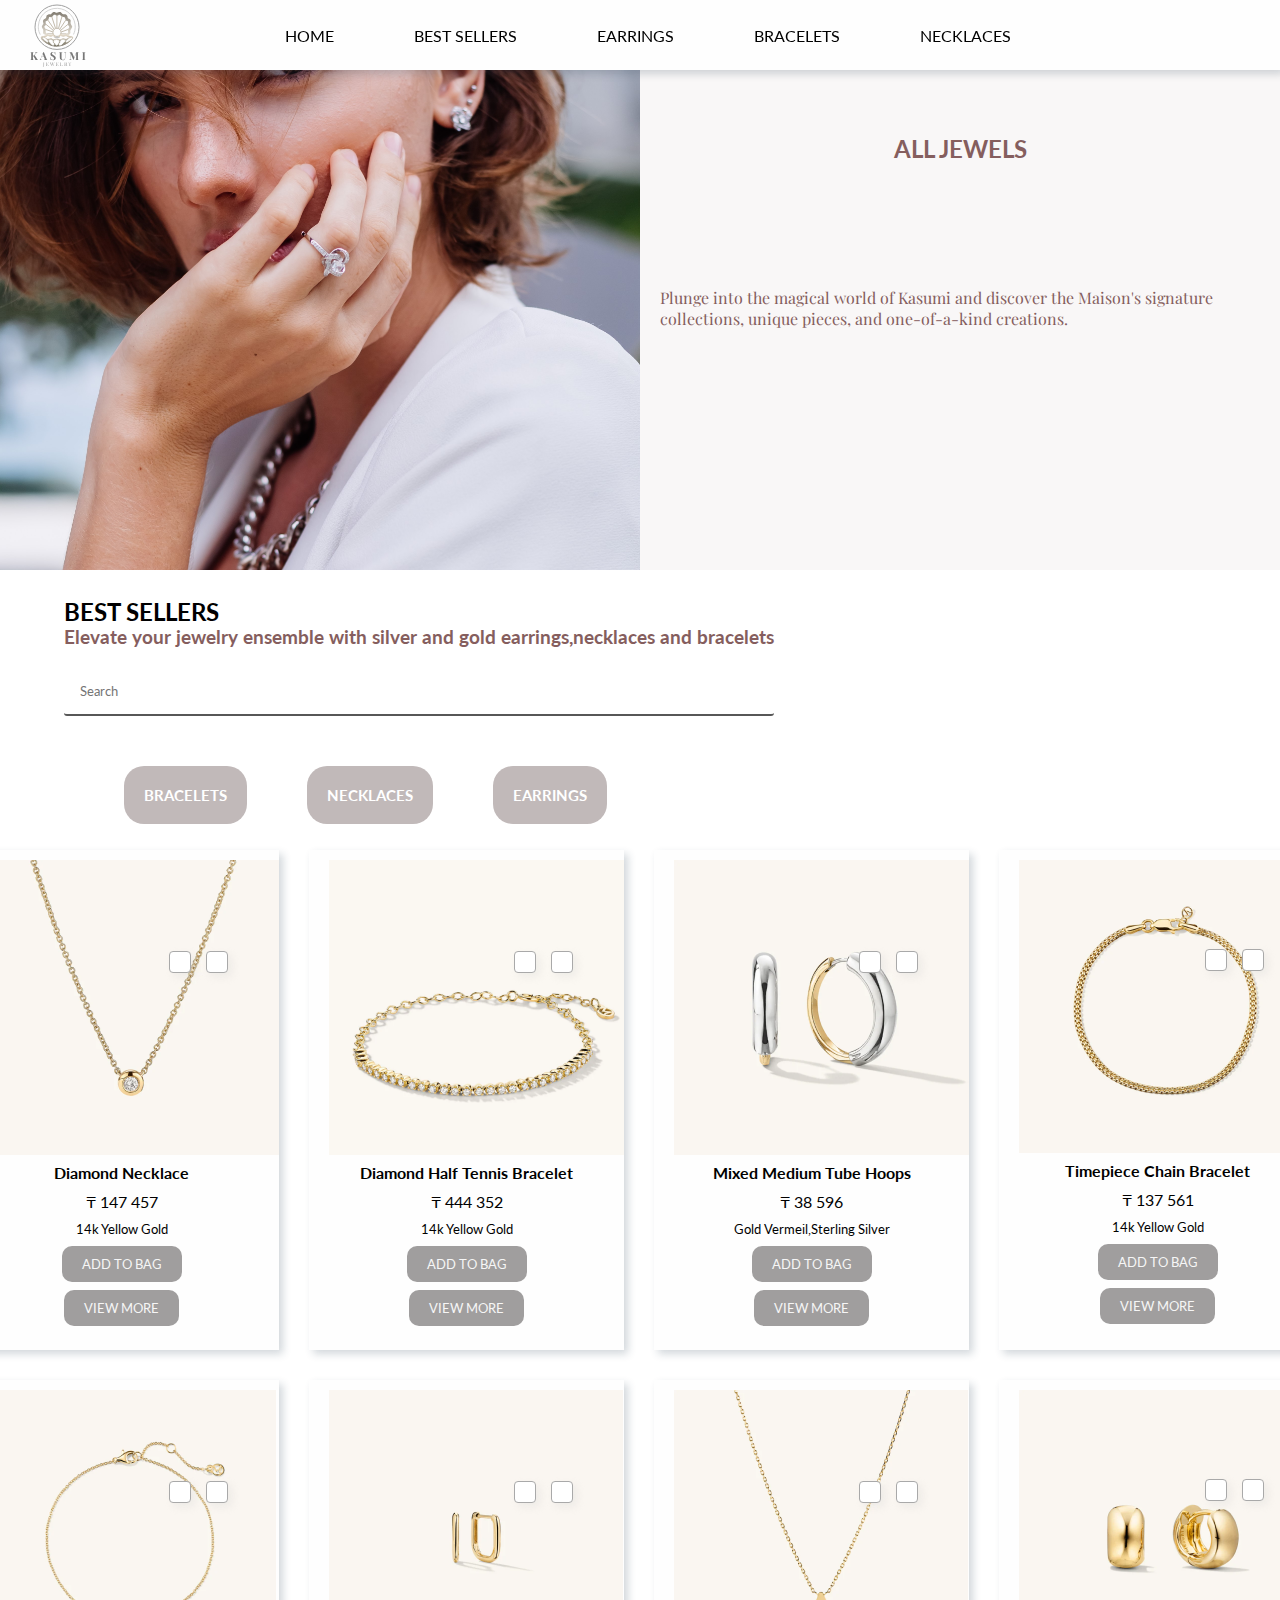
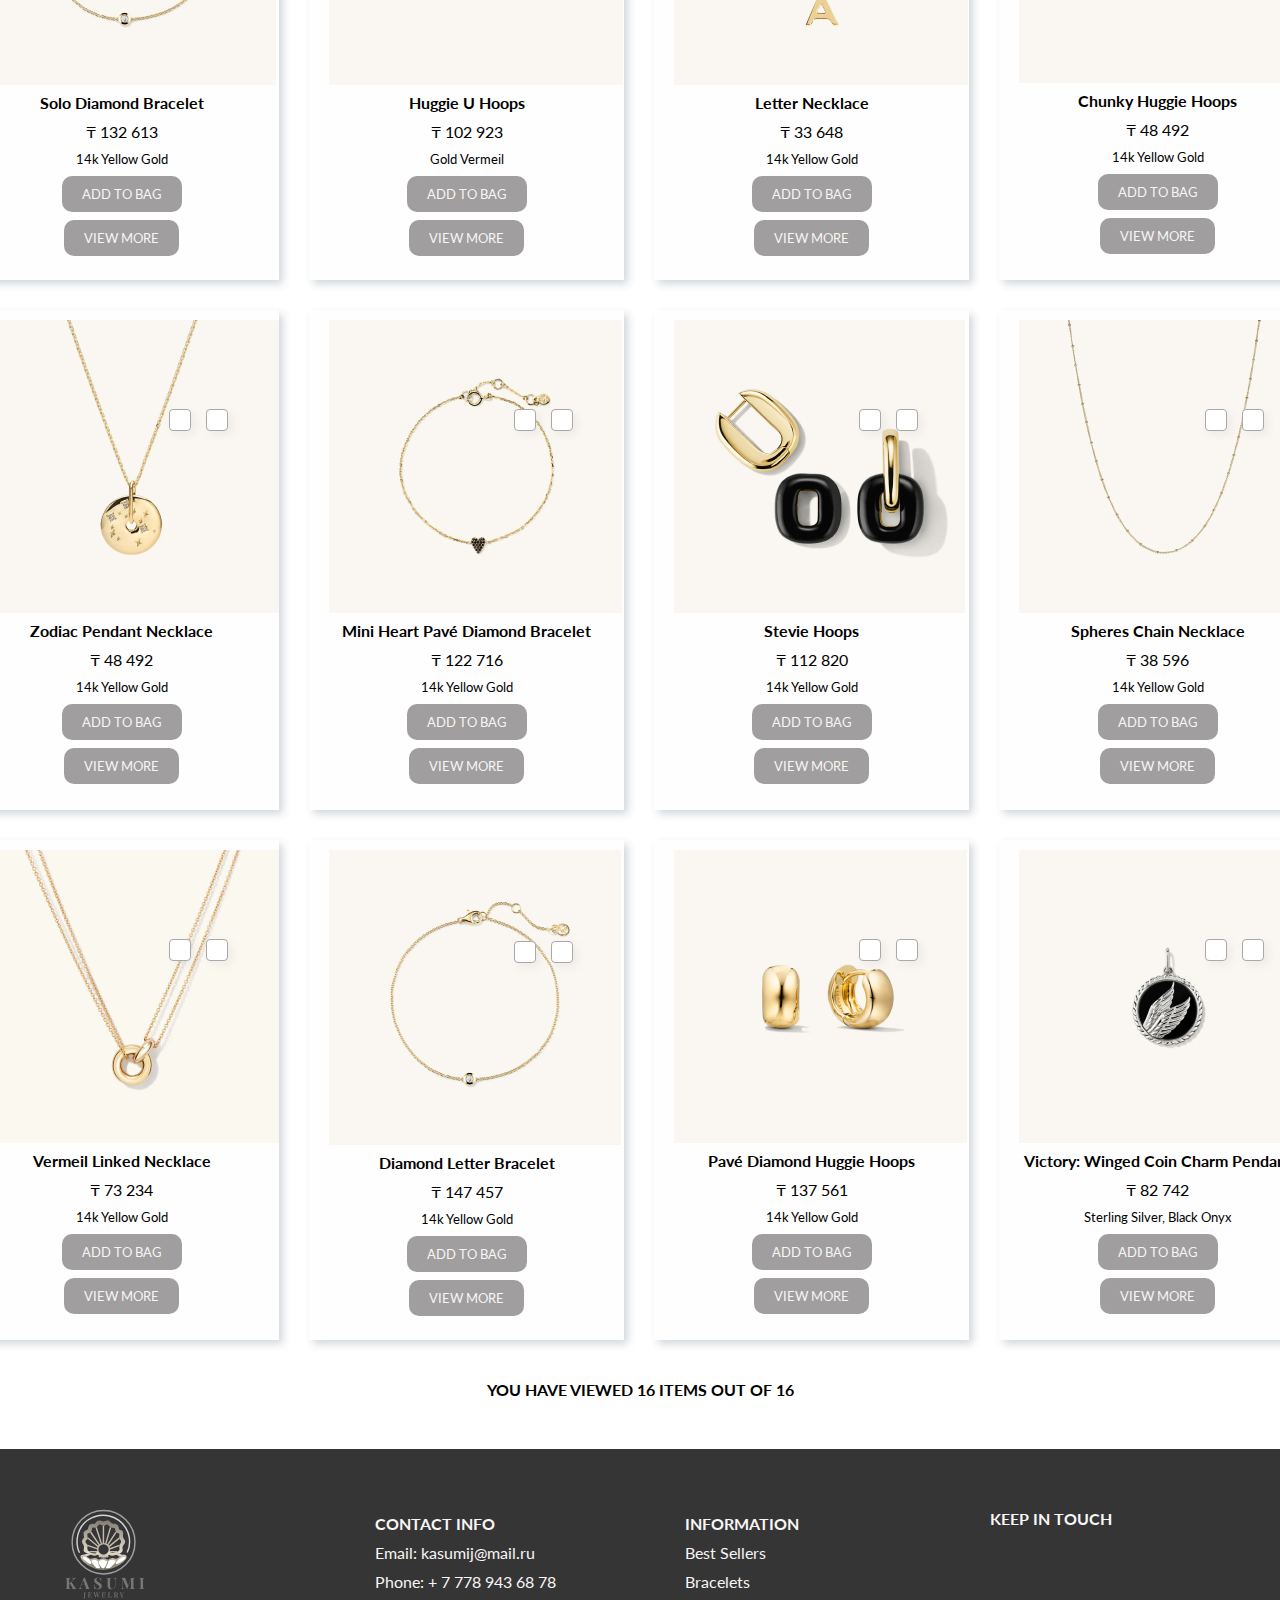
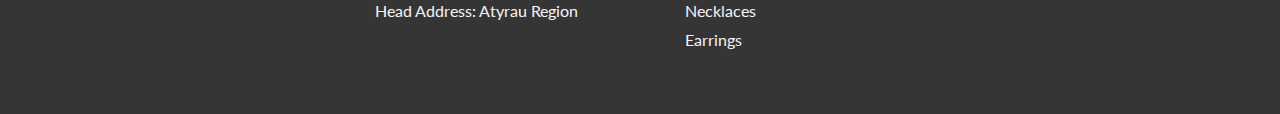
<file: bestsellers.html>
<!DOCTYPE html>
<html lang="en">

<head>
    <meta charset="UTF-8">
    <meta name="viewport" content="width=device-width, initial-scale=1.0">
    <title>Best Sellers</title>
    <link rel="stylesheet" href="bestsellers.css">
    <link rel="stylesheet" href="https://cdnjs.cloudflare.com/ajax/libs/font-awesome/6.6.0/css/all.min.css"
        integrity="sha512-Kc323vGBEqzTmouAECnVceyQqyqdsSiqLQISBL29aUW4U/M7pSPA/gEUZQqv1cwx4OnYxTxve5UMg5GT6L4JJg=="
        crossorigin="anonymous" referrerpolicy="no-referrer" />
    <link rel="preconnect" href="https://fonts.googleapis.com">
    <link rel="preconnect" href="https://fonts.gstatic.com" crossorigin>
    <link
        href="https://fonts.googleapis.com/css2?family=Lato:ital,wght@0,100;0,300;0,400;0,700;0,900;1,100;1,300;1,400;1,700;1,900&family=Playfair+Display:ital,wght@0,400..900;1,400..900&family=Poppins:ital,wght@0,100;0,200;0,300;0,400;0,500;0,600;0,700;0,800;0,900;1,100;1,200;1,300;1,400;1,500;1,600;1,700;1,800;1,900&display=swap"
        rel="stylesheet">
</head>

<body>
    <nav>
        <div class="logopic">
            <img class="logo" src="images/logo.svg">
            <ul class="nav-links">
                <li><a class="links" href="index.html">HOME</a></li>
                <li><a class="links" href="bestsellers.html">BEST SELLERS</a></li>
                <li><a class="links" href="earrings.html">EARRINGS</a></li>
                <li><a class="links" href="bracelets.html">BRACELETS</a></li>
                <li><a class="links" href="necklaces.html">NECKLACES</a></li>
            </ul>
            <div class="icons">
                <i id="loginshow" class="fa-regular fa-user"></i>
                <i class="fa-regular fa-heart"></i>
                <i class="fa-solid fa-cart-shopping" onclick="toggle()"></i>
                <span class="quantity"></span>
                <span class="quantity2"></span>
            </div>
        </div>
    </nav>
    </head>

    <body>
        <div class="popup">
            <div class="close-btn">&times;</div>
            <div class="form">
                <h2>Log in</h2>
                <div class="form-element">
                    <label for="name">Name</label>
                    <input type="text" id="name" placeholder="Enter name">
                </div>
                <div class="form-element">
                    <label for="email">Email</label>
                    <input type="text" id="name" placeholder="Enter email">
                </div>
                <div class="form-element">
                    <label for="password">Password</label>
                    <input type="password" id="password" placeholder="Enter password">
                </div>
                <div class="form-element">
                    <input type="checkbox" id="remember-me">
                    <label for="remember-me">Remember me</label>
                </div>
                <div class="form-element">
                    <button class="signin">Sign In</button>
                </div>
                <div class="form-element">
                    <div class="forgotnew">
                        <a class="forgot" href="#">Forgot Password</a>
                        <a class="forgot" id="forgott" href="#">Don't have an account?</a>
                    </div>
                </div>
            </div>
        </div>
        <div class="register">
            <div class="close-btn">&times;</div>
            <div class="form">
                <h2>Sign Up</h2>
                <div class="form-element">
                    <label for="name">Name</label>
                    <input type="text" id="name" placeholder="Enter name">
                </div>
                <div class="form-element">
                    <label for="email">Surname</label>
                    <input type="text" id="surname" placeholder="Enter surname">
                </div>
                <div class="form-element">
                    <label for="email">Email</label>
                    <input type="text" id="name" placeholder="Enter email">
                </div>
                <div class="form-element">
                    <label for="password">Password</label>
                    <input type="password" id="password" placeholder="Enter password">
                    <h6>Password must contain 8 letters</h6>
                    <h6>Password must contain numbers</h6>
                    <h6>Password must contain capitalized letters</h6>
                </div>
                <div class="form-element">
                    <a href="C:\Users\Murat\Desktop\Website\userpage.html"><button class="signin">Sign Up</button></a>
                </div>
                <div class="form-element">
                    <div class="forgotnew">
                        <a class="login-link" id="login" href="#">Login</a>
                    </div>
                </div>
            </div>
        </div>

        </div>
        <section class="banner">
            <div class="missionbanner">
                <img class="pictures3"
                    src="bestsell/fashion-portrait-woman-tropical-luxury-villa-wearing-white-stylish-blazer-jewellery-tropical-leaves.jpg">
                <div class="text">
                    <h2>ALL JEWELS</h2>
                    <p>Plunge into the magical world of Kasumi and discover the Maison's signature collections, unique
                        pieces, and one-of-a-kind creations.</p>
                </div>
        </section>
        <main>
            <header>
                <div class="indicatorlist">
                    <h2>BEST SELLERS</h2>
                    <h3>Elevate your jewelry ensemble with silver and gold earrings,necklaces and bracelets</h3>
                    <div class="container-fluid">
                        <div class="container3">
                            <div class="search">
                                <input type="text" name="" id="find" placeholder="Search" onkeyup="search()" />
                            </div>
                        </div>
                    </div>
                    <ul class="indicator">
                        <li data-filter="BRACELETS" class="active"><a href="#">BRACELETS</a></li>
                        <li data-filter="NECKLACES" class="active"><a href="#">NECKLACES</a></li>
                        <li data-filter="EARRINGS" class="active"><a href="#">EARRINGS</a></li>
                    </ul>
                </div>
            </header>
            </div>
        </main>
        <div class="cart-container1" id="container1">
            <div class="naming">
                <i class="fa-solid fa-cart-shopping"></i>
                <h2>Shopping Cart</h2>
            </div>
            <ul id="items">
            </ul>
            <div class="btns">
                <button id="clear">CLEAR CART</button>
                <a href="file:///C:/Users/Murat/Desktop/Website/payment.html"><button id="check">CHECK OUT</button></a>
            </div>
            <p id="total">Total: ₸ 0</p>
        </div>
        <div class="cart-container2" id="container2">
            <div class="naming">
                <i class="far fa-heart"></i>
                <h2>My wishlist</h2>
                <i class="far fa-heart"></i>
            </div>
            <ul id="items2">
            </ul>
            <div class="favorites">
            </div>
        </div>
        <div class="product-field">
            <div class="container">
                <ul class="items">
                    <li data-filter="NECKLACES">
                        <img class="pictures"
                            src="bestsell/0-DiamondNecklace_SoloDiamondNecklace_FrontView_YG_085 1.png">
                        <div class="detail">
                            <div class="share">
                                <button class="favoritess"><i class="fa-solid fa-heart"></i></button>
                                <button class="favoritess"><i class="far fa-share-square"></i></button>
                            </div>
                            <strong>Diamond Necklace</strong>
                            <div class="price">₸ 147 457</div>
                            <small>14k Yellow Gold</small>
                            <button class="btn">ADD TO BAG</button>
                            <button class="btn2">VIEW MORE</button>
                        </div>
                    </li>
                </ul>
            </div>
            <div class="container">
                <ul class="items">
                    <li data-filter="CHAIN NECKLACES">
                        <img class="pictures" src="bestsell/0-DiamondHalfTennisBracelet-14K-Front_233 2.png">
                        <div class="detail">
                            <div class="share">
                                <button class="favoritess"><i class="fa-solid fa-heart"></i></button>
                                <button class="favoritess"><i class="far fa-share-square"></i></button>
                            </div>
                            <strong>Diamond Half Tennis Bracelet</strong>
                            <div class="price">₸ 444 352</div>
                            <small>14k Yellow Gold</small>
                            <button class="btn">ADD TO BAG</button>
                            <button class="btn2">VIEW MORE</button>
                        </div>
                    </li>
                </ul>
            </div>
            <div class="container">
                <ul class="items">
                    <li data-filter="EARRINGS">
                        <img class="pictures"
                            src="bestsell/0-MixedMetalTubeCollection_MixedMetalMediumTubeHoops25mmSilver_SS_Angled_016 1.png">
                        <div class="detail">
                            <div class="share">
                                <button class="favoritess"><i class="fa-solid fa-heart"></i></button>
                                <button class="favoritess"><i class="far fa-share-square"></i></button>
                            </div>
                            <strong>Mixed Medium Tube Hoops</strong>
                            <div class="price">₸ 38 596</div>
                            <small>Gold Vermeil,Sterling Silver</small>
                            <button class="btn">ADD TO BAG</button>
                            <button class="btn2">VIEW MORE</button>
                        </div>
                    </li>
                </ul>
            </div>
            <div class="container">
                <ul class="items">
                    <li data-filter="BRACELETS">
                        <img class="pictures"
                            src="bestsell/0-14KBRACELETS_2.5mmHollowBoxBracelet_14k_TopDown_021 1.png">
                        <div class="detail">
                            <div class="share">
                                <button class="favoritess"><i class="fa-solid fa-heart"></i></button>
                                <button class="favoritess"><i class="far fa-share-square"></i></button>
                            </div>
                            <strong>Timepiece Chain Bracelet</strong>
                            <div class="price">₸ 137 561</div>
                            <small>14k Yellow Gold</small>
                            <button class="btn">ADD TO BAG</button>
                            <button class="btn2">VIEW MORE</button>
                        </div>
                    </li>
                </ul>
            </div>
            <div class="container">
                <ul class="items">
                    <li data-filter="BRACELETS">
                        <img class="pictures" src="bestsell/0-SoloDiamondBracelet-14K-TopDown_161 1.png">
                        <div class="detail">
                            <div class="share">
                                <button class="favoritess"><i class="fa-solid fa-heart"></i></button>
                                <button class="favoritess"><i class="far fa-share-square"></i></button>
                            </div>
                            <strong>Solo Diamond Bracelet</strong>
                            <div class="price">₸ 132 613</div>
                            <small>14k Yellow Gold</small>
                            <button class="btn">ADD TO BAG</button>
                            <a href="productinfo4.html"><button class="btn2">VIEW MORE</button></a>
                        </div>
                    </li>
                </ul>
            </div>
            <div class="container">
                <ul class="items">
                    <li data-filter="EARRINGS">
                        <img class="pictures"
                            src="bestsell/0-NEWYEARESSENTIALSREFRESH-UHuggieHoops12mm-14K-Angled_030 1.png">
                        <div class="detail">
                            <div class="share">
                                <button class="favoritess"><i class="fa-solid fa-heart"></i></button>
                                <button class="favoritess"><i class="far fa-share-square"></i></button>
                            </div>
                            <strong>Huggie U Hoops</strong>
                            <div class="price">₸ 102 923</div>
                            <small>Gold Vermeil</small>
                            <button class="btn">ADD TO BAG</button>
                            <button class="btn2">VIEW MORE</button>
                        </div>
                    </li>
                </ul>
            </div>
            <div class="container">
                <ul class="items">
                    <li data-filter="NECKLACES">
                        <img class="pictures"
                            src="bestsell/0-14KPENDANTSNECKLACES_LetterStationNecklacesA_14k_Front_047 1.png">
                        <div class="detail">
                            <div class="share">
                                <button class="favoritess"><i class="fa-solid fa-heart"></i></button>
                                <button class="favoritess"><i class="far fa-share-square"></i></button>
                            </div>
                            <strong>Letter Necklace</strong>
                            <div class="price">₸ 33 648</div>
                            <small>14k Yellow Gold</small>
                            <button class="btn">ADD TO BAG</button>
                            <button class="btn2">VIEW MORE</button>
                        </div>
                    </li>
                </ul>
            </div>
            <div class="container">
                <ul class="items">
                    <li data-filter="EARRINGS">
                        <img class="pictures" src="bestsell/0-NewHoopStandard_ChubbyHoopsHuggie12mm_V_ANGLED_027 1.png">
                        <div class="detail">
                            <div class="share">
                                <button class="favoritess"><i class="fa-solid fa-heart"></i></button>
                                <button class="favoritess"><i class="far fa-share-square"></i></button>
                            </div>
                            <strong>Chunky Huggie Hoops</strong>
                            <div class="price">₸ 48 492</div>
                            <small>14k Yellow Gold</small>
                            <button class="btn">ADD TO BAG</button>
                            <button class="btn2">VIEW MORE</button>
                        </div>
                    </li>
                </ul>
            </div>
            <div class="container">
                <ul class="items">
                    <li data-filter="NECKLACES">
                        <img class="pictures"
                            src="bestsell/0-ZodiacRelaunch_ZodiacNecklaceSagitarius_V_FRONT_172 1.png">
                        <div class="detail">
                            <div class="share">
                                <button class="favoritess"><i class="fa-solid fa-heart"></i></button>
                                <button class="favoritess"><i class="far fa-share-square"></i></button>
                            </div>
                            <strong>Zodiac Pendant Necklace</strong>
                            <div class="price">₸ 48 492</div>
                            <small>14k Yellow Gold</small>
                            <button class="btn">ADD TO BAG</button>
                            <button class="btn2">VIEW MORE</button>
                        </div>
                    </li>
                </ul>
            </div>
            <div class="container">
                <ul class="items">
                    <li data-filter="BRACELETS">
                        <img class="pictures"
                            src="bestsell/0-BLACKDIAMONDS-MiniHeartBlackDiamondBracelet-14K-TopDown_065 1.png">
                        <div class="detail">
                            <div class="share">
                                <button class="favoritess"><i class="fa-solid fa-heart"></i></button>
                                <button class="favoritess"><i class="far fa-share-square"></i></button>
                            </div>
                            <strong>Mini Heart Pavé Diamond Bracelet</strong>
                            <div class="price">₸ 122 716</div>
                            <small>14k Yellow Gold</small>
                            <button class="btn">ADD TO BAG</button>
                            <button class="btn2">VIEW MORE</button>
                        </div>
                    </li>
                </ul>
            </div>
            <div class="container">
                <ul class="items">
                    <li data-filter="EARRINGS">
                        <img class="pictures"
                            src="bestsell/0-THENEWHOOP-TheNewHoopVermeilBlackEnamelCharm-V-FlatLayConvertibleDemonstration_441 1.png">
                        <div class="detail">
                            <div class="share">
                                <button class="favoritess"><i class="fa-solid fa-heart"></i></button>
                                <button class="favoritess"><i class="far fa-share-square"></i></button>
                            </div>
                            <strong>Stevie Hoops</strong>
                            <div class="price">₸ 112 820</div>
                            <small>14k Yellow Gold</small>
                            <button class="btn">ADD TO BAG</button>
                            <button class="btn2">VIEW MORE</button>
                        </div>
                    </li>
                </ul>
            </div>
            <div class="container">
                <ul class="items">
                    <li data-filter="NECKLACES">
                        <img class="pictures" src="bestsell/0-NEWCHAINS_SpheresChokerNecklace_14k_Front_061 1.png">
                        <div class="detail">
                            <div class="share">
                                <button class="favoritess"><i class="fa-solid fa-heart"></i></button>
                                <button class="favoritess"><i class="far fa-share-square"></i></button>
                            </div>
                            <strong>Spheres Chain Necklace</strong>
                            <div class="price">₸ 38 596</div>
                            <small>14k Yellow Gold</small>
                            <button class="btn">ADD TO BAG</button>
                            <button class="btn2">VIEW MORE</button>
                        </div>
                    </li>
                </ul>
            </div>
            <div class="container">
                <ul class="items">
                    <li data-filter="NECKLACES">
                        <img class="pictures" src="bestsell/0_VermeilLinkedNecklace_V_Hero 1.png">
                        <div class="detail">
                            <div class="share">
                                <button class="favoritess"><i class="fa-solid fa-heart"></i></button>
                                <button class="favoritess"><i class="far fa-share-square"></i></button>
                            </div>
                            <strong>Vermeil Linked Necklace</strong>
                            <div class="price">₸ 73 234</div>
                            <small>14k Yellow Gold</small>
                            <button class="btn">ADD TO BAG</button>
                            <button class="btn2">VIEW MORE</button>
                        </div>
                    </li>
                </ul>
            </div>
            <div class="container">
                <ul class="items">
                    <li data-filter="BRACELETS">
                        <img class="pictures" src="bestsell/0-SoloDiamondBracelet-14K-TopDown_161 1.png">
                        <div class="detail">
                            <div class="share">
                                <button class="favoritess"><i class="fa-solid fa-heart"></i></button>
                                <button class="favoritess"><i class="far fa-share-square"></i></button>
                            </div>
                            <strong>Diamond Letter Bracelet</strong>
                            <div class="price">₸ 147 457</div>
                            <small>14k Yellow Gold</small>
                            <button class="btn">ADD TO BAG</button>
                            <button class="btn2">VIEW MORE</button>
                        </div>
                    </li>
                </ul>
            </div>
            <div class="container">
                <ul class="items">
                    <li data-filter="EARRINGS">
                        <img class="pictures" src="bestsell/0-NewHoopStandard_ChubbyHoopsHuggie12mm_V_ANGLED_027 1.png">
                        <div class="detail">
                            <div class="share">
                                <button class="favoritess"><i class="fa-solid fa-heart"></i></button>
                                <button class="favoritess"><i class="far fa-share-square"></i></button>
                            </div>
                            <strong>Pavé Diamond Huggie Hoops</strong>
                            <div class="price">₸ 137 561</div>
                            <small>14k Yellow Gold</small>
                            <button class="btn">ADD TO BAG</button>
                            <button class="btn2">VIEW MORE</button>
                        </div>
                    </li>
                </ul>
            </div>
            <div class="container">
                <ul class="items">
                    <li data-filter="EARRINGS">
                        <img class="pictures"
                            src="bestsell/0-MENSSILVERCHAINS-VictoryCoinPendantSilver-SS-Front_090 2.png">
                        <div class="detail">
                            <div class="share">
                                <button class="favoritess"><i class="fa-solid fa-heart"></i></button>
                                <button class="favoritess"><i class="far fa-share-square"></i></button>
                            </div>
                            <strong>Victory: Winged Coin Charm Pendant</strong>
                            <div class="price">₸ 82 742</div>
                            <small>Sterling Silver, Black Onyx</small>
                            <button class="btn">ADD TO BAG</button>
                            <button class="btn2">VIEW MORE</button>
                        </div>
                    </li>
                </ul>
            </div>
        </div>
    </body>
    <h4 class="view">YOU HAVE VIEWED 16 ITEMS OUT OF 16</h4>
    <footer>
        <div class="felements">
            <div class="footer-content">
                <image class="flogo" src="images/logo.svg"></image>
            </div>
            <div class="footer-content">
                <h4>CONTACT INFO</h4>
                <li>Email: kasumij@mail.ru</li>
                <li>Phone: + 7 778 943 68 78</li>
                <li>Head Address: Atyrau Region</li>
            </div>
            <div class="footer-content">
                <h4>INFORMATION</h4>
                <li><a href="C:\Users\Murat\Desktop\Website\bestsellers.html">Best Sellers</a></li>
                <li><a href="C:\Users\Murat\Desktop\Website\bracelets.html">Bracelets</a></li>
                <li><a href="C:\Users\Murat\Desktop\Website\necklaces.html">Necklaces</a></li>
                <li><a href="C:\Users\Murat\Desktop\Website\earrings.html">Earrings</a></li>
            </div>
            <div class="icons2">
                <h4>KEEP IN TOUCH</h4>
                <div class="smedia">
                    <a href="#"><i class="fab fa-facebook"></i></a>
                    <a href="#"><i class="fab  fa-telegram"></i></a>
                    <a href="#"><i class="fab fa-instagram"></i></a>
                </div>
            </div>
    </footer>
</body>
<script src="filter.js"></script>
<script src="bestsellercart.js"></script>
<script src="sign.js"></script>
<script src="bestsellerwishlist.js"></script>
<script src="search.js"></script>
<script src="openingsidebar.js"></script>

</html>
</file>
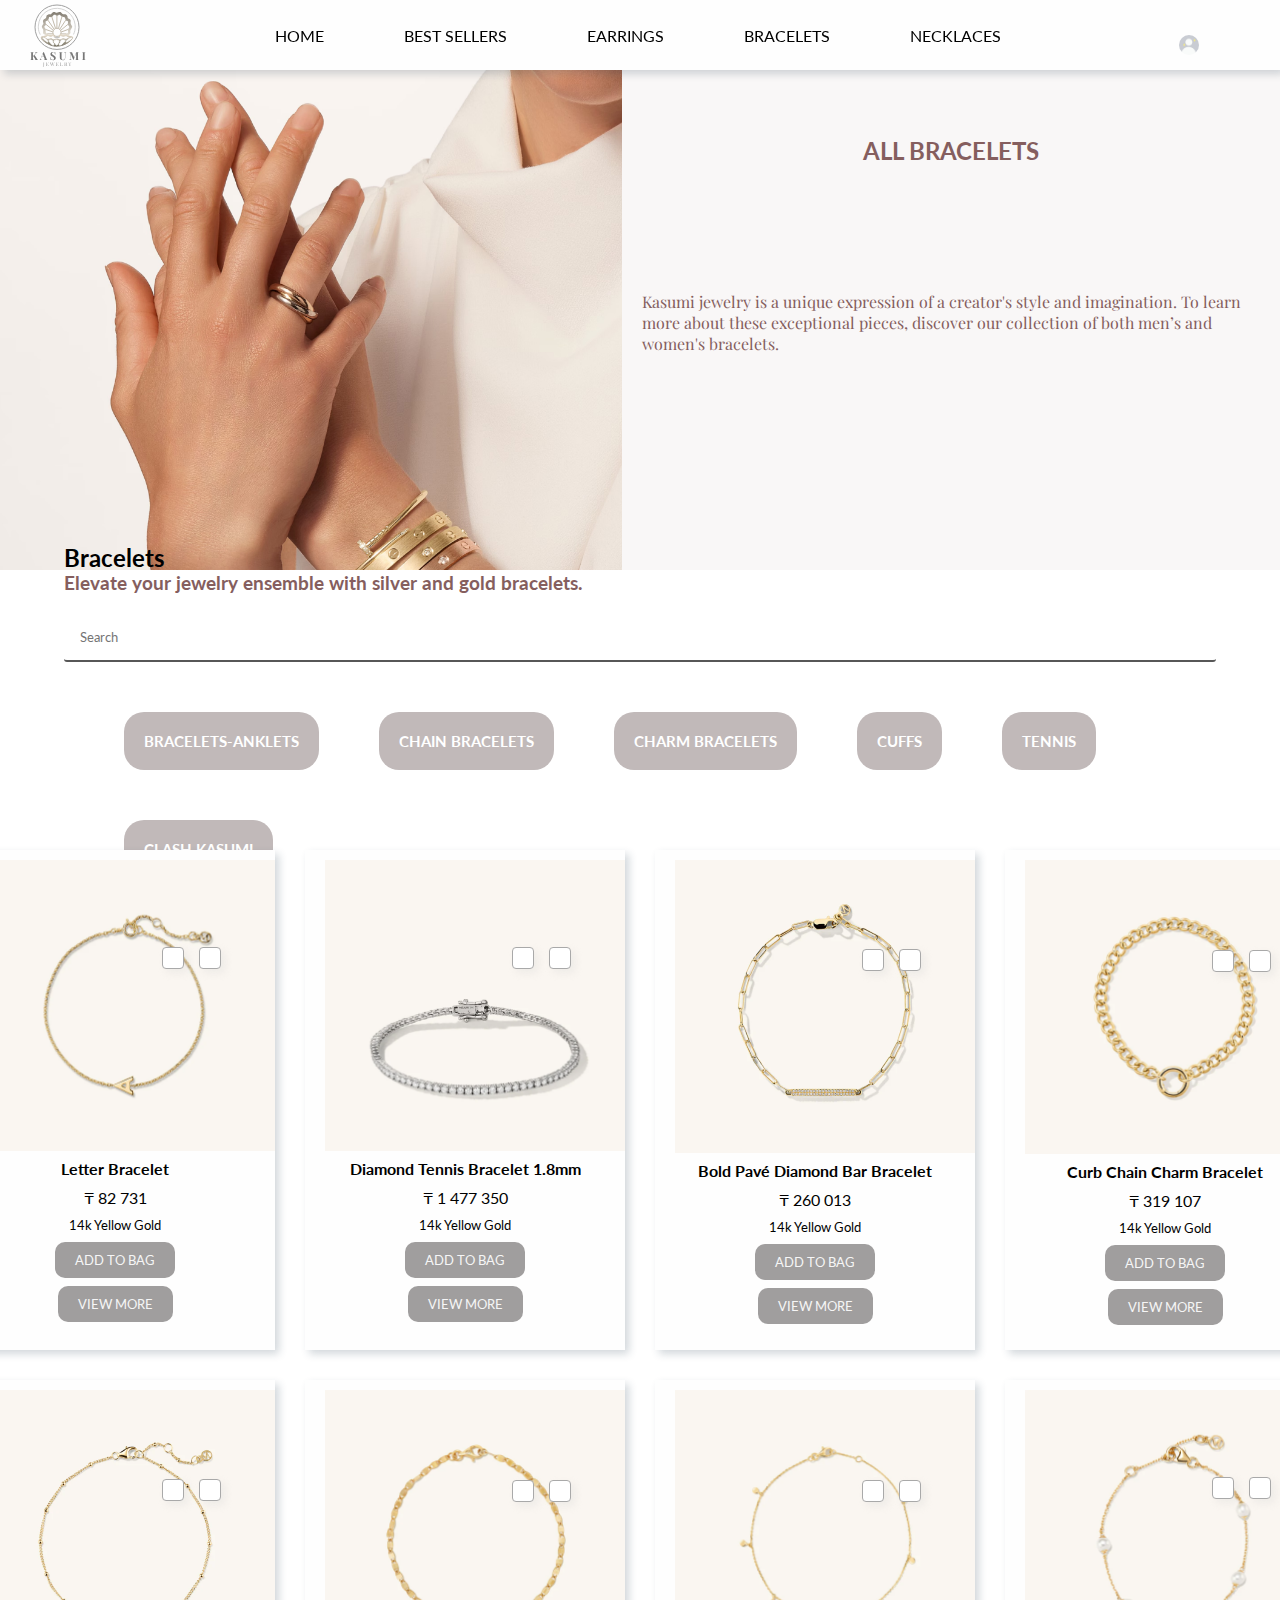
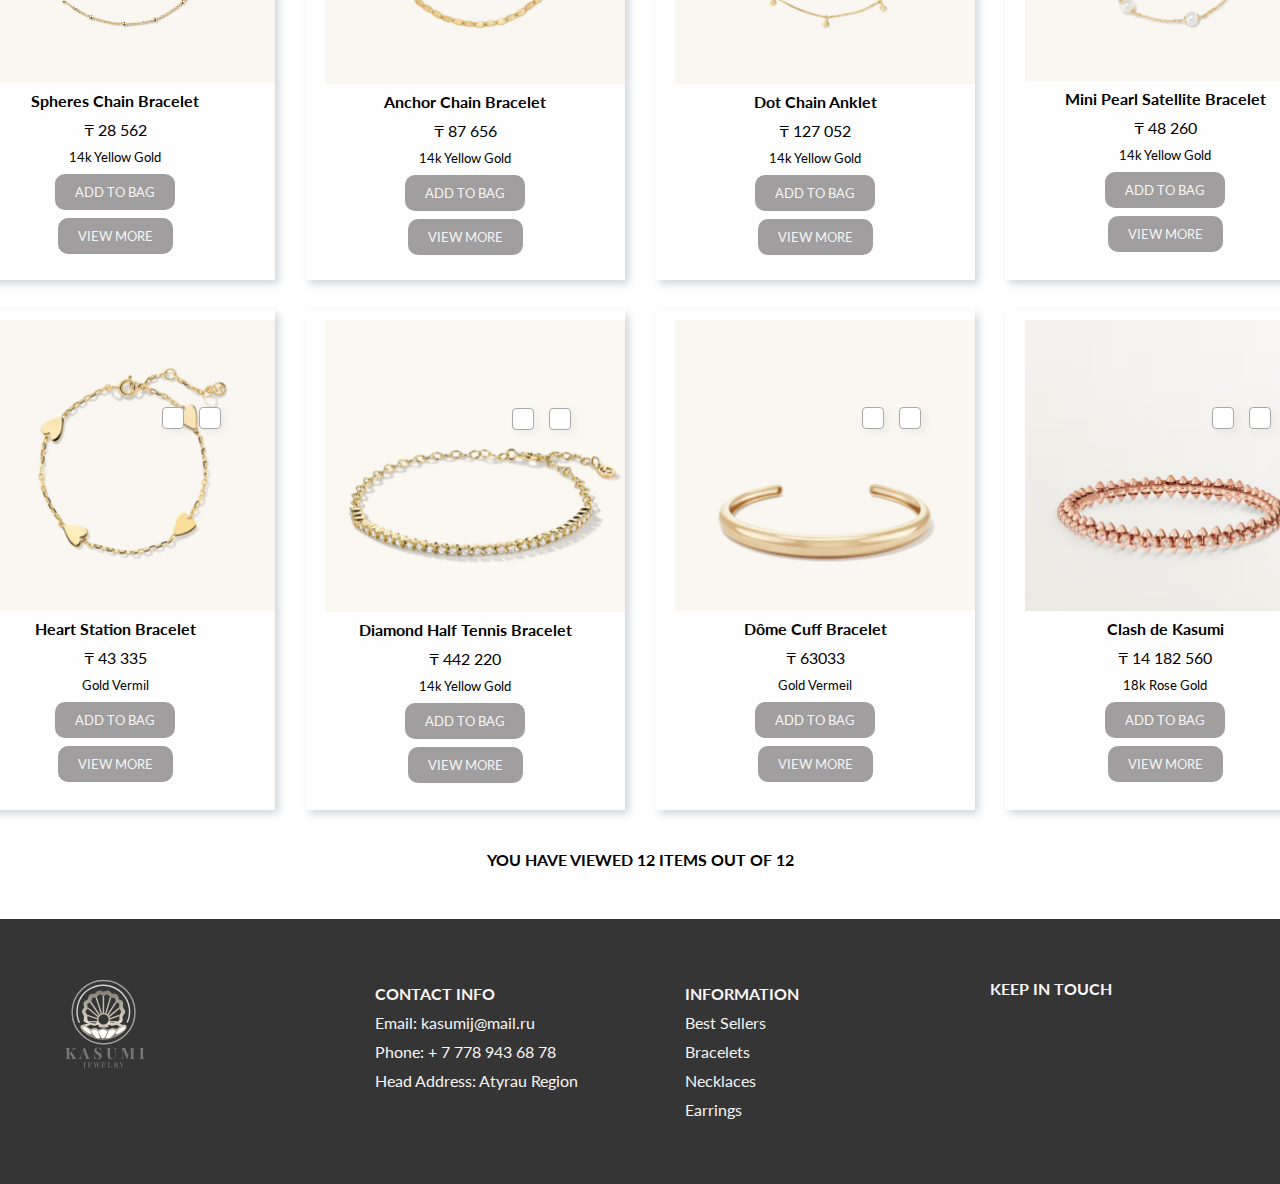
<file: bracelets.html>
<!DOCTYPE html>
<html lang="en">

<head>
    <meta charset="UTF-8">
    <meta name="viewport" content="width=device-width, initial-scale=1.0">
    <title>Bracelets</title>
    <link rel="stylesheet" href="bracelets.css">
    <link rel="stylesheet" href="https://cdnjs.cloudflare.com/ajax/libs/font-awesome/6.6.0/css/all.min.css"
        integrity="sha512-Kc323vGBEqzTmouAECnVceyQqyqdsSiqLQISBL29aUW4U/M7pSPA/gEUZQqv1cwx4OnYxTxve5UMg5GT6L4JJg=="
        crossorigin="anonymous" referrerpolicy="no-referrer" />
    <link rel="preconnect" href="https://fonts.googleapis.com">
    <link rel="preconnect" href="https://fonts.gstatic.com" crossorigin>
    <link
        href="https://fonts.googleapis.com/css2?family=Lato:ital,wght@0,100;0,300;0,400;0,700;0,900;1,100;1,300;1,400;1,700;1,900&family=Playfair+Display:ital,wght@0,400..900;1,400..900&family=Poppins:ital,wght@0,100;0,200;0,300;0,400;0,500;0,600;0,700;0,800;0,900;1,100;1,200;1,300;1,400;1,500;1,600;1,700;1,800;1,900&display=swap"
        rel="stylesheet">
</head>

<body>
    <nav>
        <div class="logopic">
            <img class="logo" src="images/logo.svg">
            <ul class="nav-links">
                <li><a class="links" href="index.html">HOME</a></li>
                <li><a class="links" href="bestsellers.html">BEST SELLERS</a></li>
                <li><a class="links" href="earrings.html">EARRINGS</a></li>
                <li><a class="links" href="bracelets.html">BRACELETS</a></li>
                <li><a class="links" href="necklaces.html">NECKLACES</a></li>
            </ul>
            <div class="icons">
                <i id="loginshow" class="fa-regular fa-user"></i>
                <a href="userpage.html"><img src="noname.jpg"
                        style="width:20px;height:20px;border-radius: 10px;position: absolute;margin-bottom:15px;right:6.3%;"></a>
                <i class="fa-regular fa-heart"></i>
                <i class="fa-solid fa-cart-shopping" onclick="toggle()"></i>
                <span class="quantity"></span>
                <span class="quantity2"></span>
            </div>
        </div>
    </nav>
    </head>

    <body>
        <div class="popup">
            <div class="close-btn">&times;</div>
            <div class="form">
                <h2>Log in</h2>
                <div class="form-element">
                    <label for="name">Name</label>
                    <input type="text" id="name" placeholder="Enter name">
                </div>
                <div class="form-element">
                    <label for="email">Email</label>
                    <input type="text" id="name" placeholder="Enter email">
                </div>
                <div class="form-element">
                    <label for="password">Password</label>
                    <input type="password" id="password" placeholder="Enter password">
                </div>
                <div class="form-element">
                    <input type="checkbox" id="remember-me">
                    <label for="remember-me">Remember me</label>
                </div>
                <div class="form-element">
                    <button class="signin">Sign In</button>
                </div>
                <div class="form-element">
                    <div class="forgotnew">
                        <a class="forgot" href="#">Forgot Password</a>
                        <a class="forgot" id="forgott" href="#">Don't have an account?</a>
                    </div>
                </div>
            </div>
        </div>
        <div class="register">
            <div class="close-btn">&times;</div>
            <div class="form">
                <h2>Sign Up</h2>
                <div class="form-element">
                    <label for="name">Name</label>
                    <input type="text" id="name" placeholder="Enter name">
                </div>
                <div class="form-element">
                    <label for="email">Surname</label>
                    <input type="text" id="surname" placeholder="Enter surname">
                </div>
                <div class="form-element">
                    <label for="email">Email</label>
                    <input type="text" id="name" placeholder="Enter email">
                </div>
                <div class="form-element">
                    <label for="password">Password</label>
                    <input type="password" id="password" placeholder="Enter password">
                    <h6>Password must contain 8 letters</h6>
                    <h6>Password must contain numbers</h6>
                    <h6>Password must contain capitalized letters</h6>
                </div>
                <div class="form-element">
                    <a href="C:\Users\Murat\Desktop\Website\userpage.html"><button class="signin">Sign Up</button></a>
                </div>
                <div class="form-element">
                    <div class="forgotnew">
                        <a class="login-link" id="login" href="#">Login</a>
                    </div>
                </div>
            </div>
        </div>

        </div>
        <section class="banner">
            <div class="missionbanner">
                <img class="pictures3" src="bracelet/bracelet section.jpg">
                <div class="text">
                    <h2>ALL BRACELETS</h2>
                    <p>Kasumi jewelry is a unique expression of a creator's style and imagination. To learn more about
                        these exceptional pieces, discover our collection of both men’s and women's bracelets.</p>
                </div>
            </div>
        </section>
        <main>
            <header>
                <div class="indicatorlist">
                    <h2>Bracelets</h2>
                    <h3>Elevate your jewelry ensemble with silver and gold bracelets.</h3>
                    <div class="container-fluid">
                        <div class="container3">
                            <div class="search">
                                <input type="text" name="" id="find" placeholder="Search" onkeyup="search()" />
                            </div>
                        </div>
                    </div>
                    <ul class="indicator">
                        <li data-filter="ALL" class="active"><a href="#">BRACELETS-ANKLETS</a></li>
                        <li data-filter="CHAIN BRACELETS" class="active"><a href="#">CHAIN BRACELETS</a></li>
                        <li data-filter="CHARM BRACELETS" class="active"><a href="#">CHARM BRACELETS</a></li>
                        <li data-filter="CUFFS" class="active"><a href="#">CUFFS</a></li>
                        <li data-filter="TENNIS BRACELETS" class="active"><a href="#">TENNIS</a></li>
                        <li data-filter="CLASH DE KASUMI" class="active"><a href="#">CLASH KASUMI</a></li>
                    </ul>
                </div>
            </header>
            </div>
        </main>
        <div class="cart-container1" id="container1">
            <div class="naming">
                <i class="fa-solid fa-cart-shopping"></i>
                <h2>Shopping Cart</h2>
            </div>
            <ul id="items">
            </ul>
            <div class="btns">
                <button id="clear">CLEAR CART</button>
                <a href="file:///C:/Users/Murat/Desktop/Website/payment.html"><button id="check">CHECK OUT</button></a>
            </div>
            <p id="total">Total: ₸ 0</p>
        </div>
        <div class="cart-container2" id="container2">
            <div class="naming">
                <i class="far fa-heart"></i>
                <h2>My wishlist</h2>
                <i class="far fa-heart"></i>
            </div>
            <ul id="items2">
            </ul>
            <div class="favorites">
            </div>
        </div>
        <div class="product-field">
            <div class="container">
                <ul class="items">
                    <li data-filter="ALL">
                        <img class="pictures" src="bracelet/letter.png">
                        <div class="detail">
                            <div class="share">
                                <button class="favoritess"><i class="fa-solid fa-heart"></i></button>
                                <button class="favoritess"><i class="far fa-share-square"></i></button>
                            </div>
                            <strong>Letter Bracelet</strong>
                            <div class="price">₸ 82 731</div>
                            <small>14k Yellow Gold</small>
                            <button class="btn">ADD TO BAG</button>
                            <button class="btn2">VIEW MORE</button>
                        </div>
                    </li>
                </ul>
            </div>
            <div class="container">
                <ul class="items">
                    <li data-filter="ALL">
                        <img class="pictures" src="bracelet/bolddiamond.png">
                        <div class="detail">
                            <div class="share">
                                <button class="favoritess"><i class="fa-solid fa-heart"></i></button>
                                <button class="favoritess"><i class="far fa-share-square"></i></button>
                            </div>
                            <strong>Diamond Tennis Bracelet 1.8mm</strong>
                            <div class="price">₸ 1 477 350</div>
                            <small>14k Yellow Gold</small>
                            <button class="btn">ADD TO BAG</button>
                            <button class="btn2">VIEW MORE</button>
                        </div>
                    </li>
                </ul>
            </div>
            <div class="container">
                <ul class="items">
                    <li data-filter="ALL">
                        <img class="pictures" src="bracelet/0-BoyfriendBoldPaveBarBracelet-14K-TopDown_437 1.png">
                        <div class="detail">
                            <div class="share">
                                <button class="favoritess"><i class="fa-solid fa-heart"></i></button>
                                <button class="favoritess"><i class="far fa-share-square"></i></button>
                            </div>
                            <strong>Bold Pavé Diamond Bar Bracelet</strong>
                            <div class="price">₸ 260 013</div>
                            <small>14k Yellow Gold</small>
                            <button class="btn">ADD TO BAG</button>
                            <a href="productinfo.html"><button class="btn2">VIEW MORE</button></a>
                        </div>
                    </li>
                </ul>
            </div>
            <div class="container">
                <ul class="items">
                    <li data-filter="CHAIN BRACELETS">
                        <img class="pictures"
                            src="bracelet/0-ENHANCERCHAINS-CurbChainCharmBracelet-14K-TopDown_070 1.png">
                        <div class="detail">
                            <div class="share">
                                <button class="favoritess"><i class="fa-solid fa-heart"></i></button>
                                <button class="favoritess"><i class="far fa-share-square"></i></button>
                            </div>
                            <strong>Curb Chain Charm Bracelet</strong>
                            <div class="price">₸ 319 107</div>
                            <small>14k Yellow Gold</small>
                            <button class="btn">ADD TO BAG</button>
                            <button class="btn2">VIEW MORE</button>
                        </div>
                    </li>
                </ul>
            </div>
            <div class="container">
                <ul class="items">
                    <li data-filter="CHAIN BRACELETS">
                        <img class="pictures" src="bracelet/0-SpheresBracelet-14K-TopDown_169 1.png">
                        <div class="detail">
                            <div class="share">
                                <button class="favoritess"><i class="fa-solid fa-heart"></i></button>
                                <button class="favoritess"><i class="far fa-share-square"></i></button>
                            </div>
                            <strong>Spheres Chain Bracelet</strong>
                            <div class="price">₸ 28 562</div>
                            <small>14k Yellow Gold</small>
                            <button class="btn">ADD TO BAG</button>
                            <button class="btn2">VIEW MORE</button>
                        </div>
                    </li>
                </ul>
            </div>
            <div class="container">
                <ul class="items">
                    <li data-filter="CHAIN BRACELETS">
                        <img class="pictures" src="bracelet/0_AnchorChain_bracelet_yg_topdown_hero 1.png">
                        <div class="detail">
                            <div class="share">
                                <button class="favoritess"><i class="fa-solid fa-heart"></i></button>
                                <button class="favoritess"><i class="far fa-share-square"></i></button>
                            </div>
                            <strong>Anchor Chain Bracelet</strong>
                            <div class="price">₸ 87 656</div>
                            <small>14k Yellow Gold</small>
                            <button class="btn">ADD TO BAG</button>
                            <button class="btn2">VIEW MORE</button>
                        </div>
                    </li>
                </ul>
            </div>
            <div class="container">
                <ul class="items">
                    <li data-filter="CHARM BRACELETS">
                        <img class="pictures" src="bracelet/0_DotChainAnklet_YG_Hero 1.png">
                        <div class="detail">
                            <div class="share">
                                <button class="favoritess"><i class="fa-solid fa-heart"></i></button>
                                <button class="favoritess"><i class="far fa-share-square"></i></button>
                            </div>
                            <strong>Dot Chain Anklet</strong>
                            <div class="price">₸ 127 052</div>
                            <small>14k Yellow Gold</small>
                            <button class="btn">ADD TO BAG</button>
                            <button class="btn2">VIEW MORE</button>
                        </div>
                    </li>
                </ul>
            </div>
            <div class="container">
                <ul class="items">
                    <li data-filter="CHARM BRACELETS">
                        <img class="pictures" src="bracelet/0_MiniPearlSatelliteBracelet_V_Hero 1.png">
                        <div class="detail">
                            <div class="share">
                                <button class="favoritess"><i class="fa-solid fa-heart"></i></button>
                                <button class="favoritess"><i class="far fa-share-square"></i></button>
                            </div>
                            <strong>Mini Pearl Satellite Bracelet</strong>
                            <div class="price">₸ 48 260</div>
                            <small>14k Yellow Gold</small>
                            <button class="btn">ADD TO BAG</button>
                            <button class="btn2">VIEW MORE</button>
                        </div>
                    </li>
                </ul>
            </div>
            <div class="container">
                <ul class="items">
                    <li data-filter="CUFFS">
                        <img class="pictures"
                            src="bracelet/0-VERMEILBRACELETS_MultiStationBraceletHeartVermeil_V_TopDown_033 1.png">
                        <div class="detail">
                            <div class="share">
                                <button class="favoritess"><i class="fa-solid fa-heart"></i></button>
                                <button class="favoritess"><i class="far fa-share-square"></i></button>
                            </div>
                            <strong>Heart Station Bracelet</strong>
                            <div class="price">₸ 43 335</div>
                            <small>Gold Vermil</small>
                            <button class="btn">ADD TO BAG</button>
                            <button class="btn2">VIEW MORE</button>
                        </div>
                    </li>
                </ul>
            </div>
            <div class="container">
                <ul class="items">
                    <li data-filter="TENNIS BRACELETS">
                        <img class="pictures" src="bracelet/0-DiamondHalfTennisBracelet-14K-Front_233 1.png">
                        <div class="detail">
                            <div class="share">
                                <button class="favoritess"><i class="fa-solid fa-heart"></i></button>
                                <button class="favoritess"><i class="far fa-share-square"></i></button>
                            </div>
                            <strong>Diamond Half Tennis Bracelet</strong>
                            <div class="price">₸ 442 220</div>
                            <small>14k Yellow Gold</small>
                            <button class="btn">ADD TO BAG</button>
                            <button class="btn2">VIEW MORE</button>
                        </div>
                    </li>
                </ul>
            </div>
            <div class="container">
                <ul class="items">
                    <li data-filter="CHARM BRACELETS">
                        <img class="pictures" src="bracelet/Dome_cuff_bracelet_v_hero 1.png">
                        <div class="detail">
                            <div class="share">
                                <button class="favoritess"><i class="fa-solid fa-heart"></i></button>
                                <button class="favoritess"><i class="far fa-share-square"></i></button>
                            </div>
                            <strong>Dôme Cuff Bracelet</strong>
                            <div class="price">₸ 63033</div>
                            <small>Gold Vermeil</small>
                            <button class="btn">ADD TO BAG</button>
                            <button class="btn2">VIEW MORE</button>
                        </div>
                    </li>
                </ul>
            </div>
            <div class="container">
                <ul class="items">
                    <li data-filter="CLASH DE KASUMI">
                        <img class="pictures" src="bracelet/image_2.png">
                        <div class="detail">
                            <div class="share">
                                <button class="favoritess"><i class="fa-solid fa-heart"></i></button>
                                <button class="favoritess"><i class="far fa-share-square"></i></button>
                            </div>
                            <strong>Clash de Kasumi</strong>
                            <div class="price">₸ 14 182 560</div>
                            <small>18k Rose Gold</small>
                            <button class="btn">ADD TO BAG</button>
                            <button class="btn2">VIEW MORE</button>
                        </div>
                    </li>
                </ul>
            </div>
        </div>
        <h4 class="view">YOU HAVE VIEWED 12 ITEMS OUT OF 12</h4>
        <footer>
            <div class="felements">
                <div class="footer-content">
                    <image class="flogo" src="images/logo.svg"></image>
                </div>
                <div class="footer-content">
                    <h4>CONTACT INFO</h4>
                    <li>Email: kasumij@mail.ru</li>
                    <li>Phone: + 7 778 943 68 78</li>
                    <li>Head Address: Atyrau Region</li>
                </div>
                <div class="footer-content">
                    <h4>INFORMATION</h4>
                    <li><a href="C:\Users\Murat\Desktop\Website\bestsellers.html">Best Sellers</a></li>
                    <li><a href="C:\Users\Murat\Desktop\Website\bracelets.html">Bracelets</a></li>
                    <li><a href="C:\Users\Murat\Desktop\Website\necklaces.html">Necklaces</a></li>
                    <li><a href="C:\Users\Murat\Desktop\Website\earrings.html">Earrings</a></li>
                </div>
                <div class="icons2">
                    <h4>KEEP IN TOUCH</h4>
                    <div class="smedia">
                        <a href="#"><i class="fab fa-facebook"></i></a>
                        <a href="#"><i class="fab  fa-telegram"></i></a>
                        <a href="#"><i class="fab fa-instagram"></i></a>
                    </div>
                </div>
        </footer>
    </body>
    <script src="filter.js"></script>
    <script src="braceletcart.js"></script>
    <script src="sign.js"></script>
    <script src="braceletwishlist.js"></script>
    <script src="search.js"></script>
    <script src="openingsidebar.js"></script>

</html>
</file>
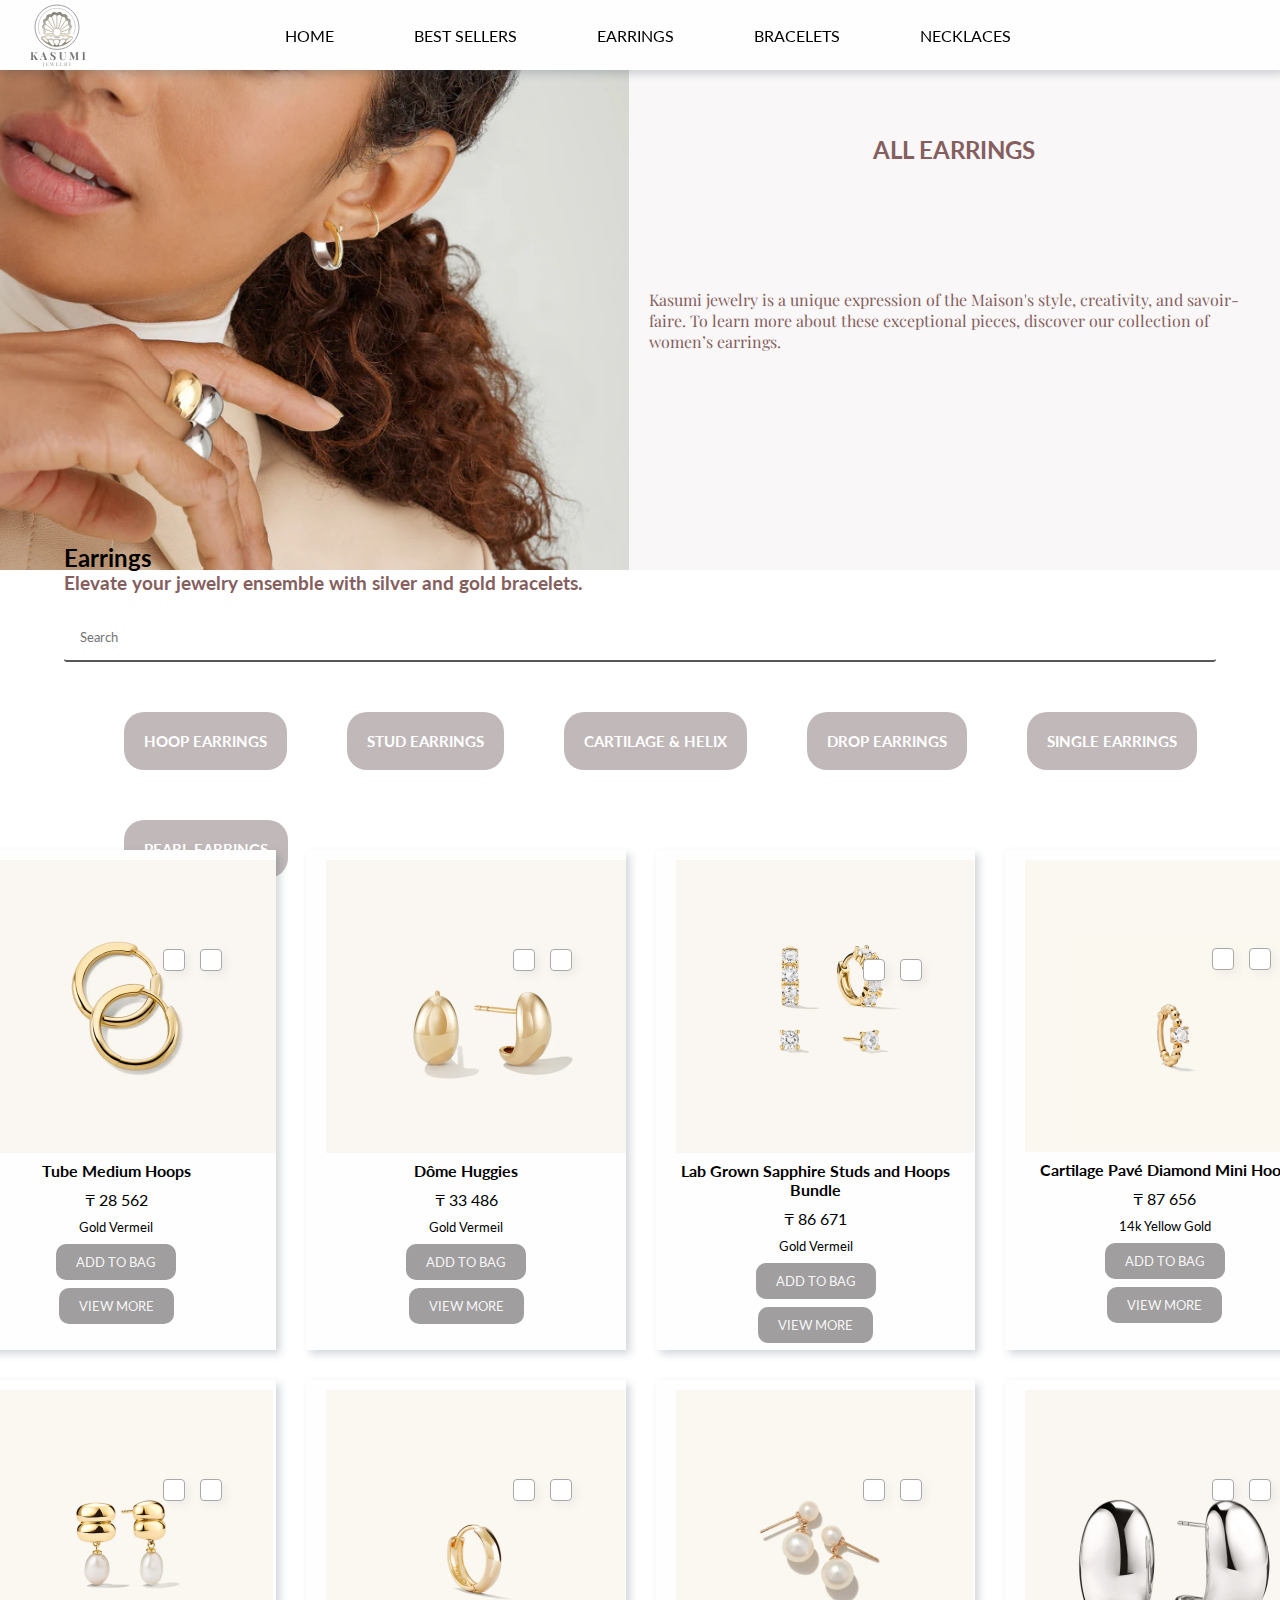
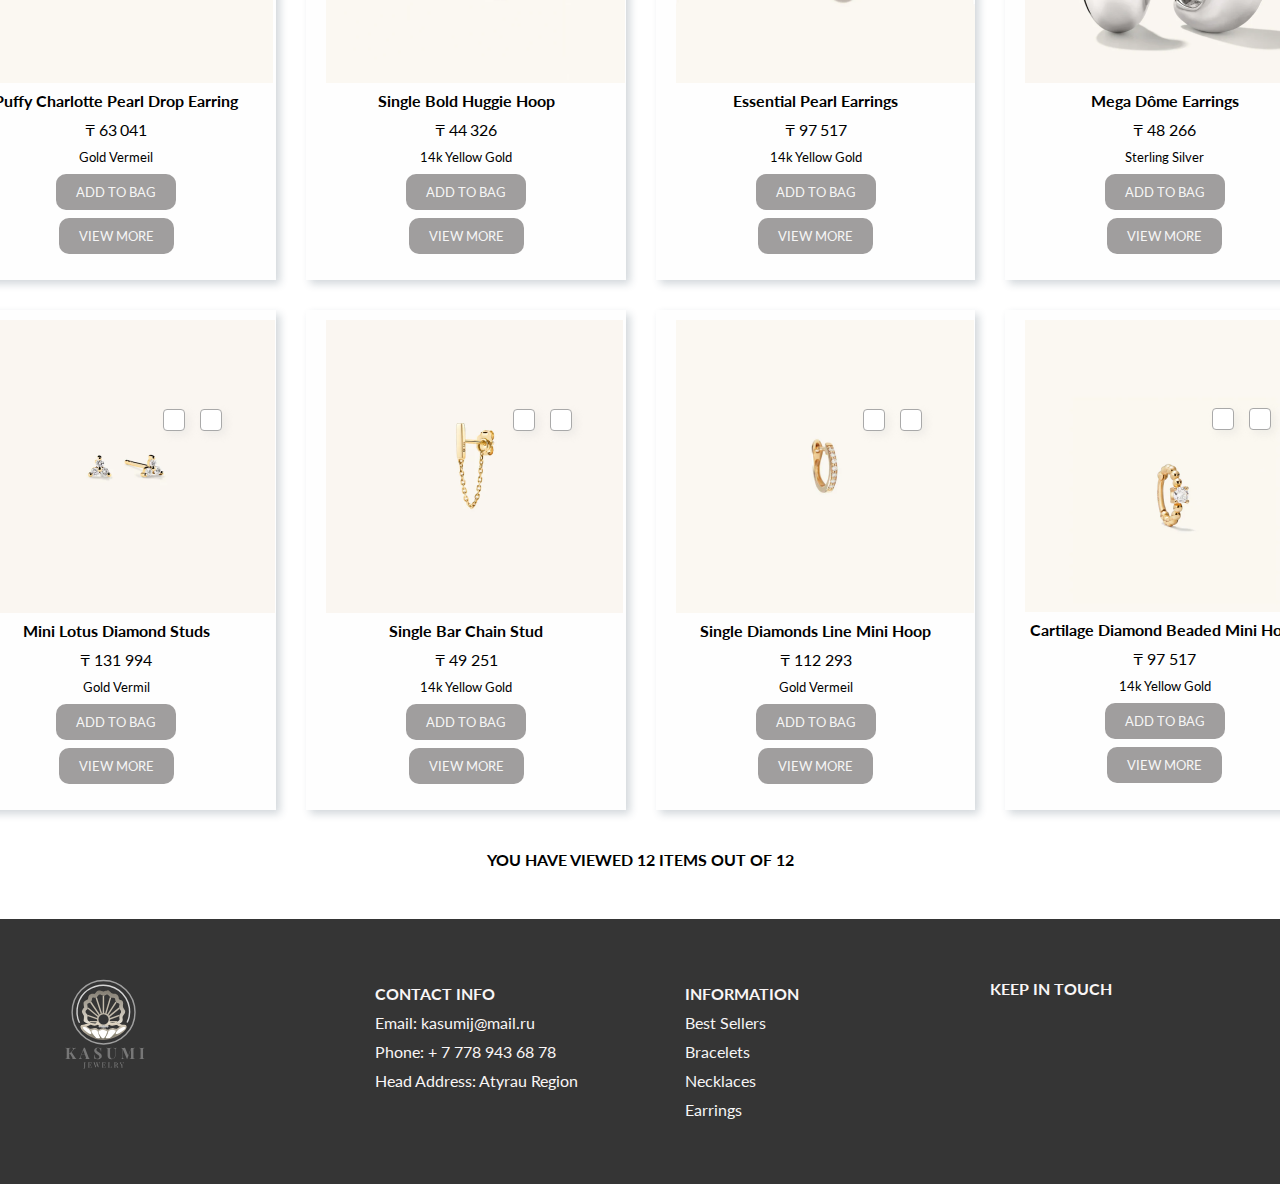
<file: earrings.html>
<!DOCTYPE html>
<html lang="en">

<head>
    <meta charset="UTF-8">
    <meta name="viewport" content="width=device-width, initial-scale=1.0">
    <title>Earrings</title>
    <link rel="stylesheet" href="earrings.css">
    <link rel="stylesheet" href="https://cdnjs.cloudflare.com/ajax/libs/font-awesome/6.6.0/css/all.min.css"
        integrity="sha512-Kc323vGBEqzTmouAECnVceyQqyqdsSiqLQISBL29aUW4U/M7pSPA/gEUZQqv1cwx4OnYxTxve5UMg5GT6L4JJg=="
        crossorigin="anonymous" referrerpolicy="no-referrer" />
    <link rel="preconnect" href="https://fonts.googleapis.com">
    <link rel="preconnect" href="https://fonts.gstatic.com" crossorigin>
    <link
        href="https://fonts.googleapis.com/css2?family=Lato:ital,wght@0,100;0,300;0,400;0,700;0,900;1,100;1,300;1,400;1,700;1,900&family=Playfair+Display:ital,wght@0,400..900;1,400..900&family=Poppins:ital,wght@0,100;0,200;0,300;0,400;0,500;0,600;0,700;0,800;0,900;1,100;1,200;1,300;1,400;1,500;1,600;1,700;1,800;1,900&display=swap"
        rel="stylesheet">
</head>

<body>
    <nav>
        <div class="logopic">
            <img class="logo" src="images/logo.svg">
            <ul class="nav-links">
                <li><a class="links" href="index.html">HOME</a></li>
                <li><a class="links" href="bestsellers.html">BEST SELLERS</a></li>
                <li><a class="links" href="earrings.html">EARRINGS</a></li>
                <li><a class="links" href="bracelets.html">BRACELETS</a></li>
                <li><a class="links" href="necklaces.html">NECKLACES</a></li>
            </ul>
            <div class="icons">
                <i id="loginshow" class="fa-regular fa-user"></i>
                <i class="fa-regular fa-heart"></i>
                <i class="fa-solid fa-cart-shopping" onclick="toggle()"></i>
                <span class="quantity"></span>
                <span class="quantity2"></span>
            </div>
        </div>
    </nav>
    </head>

    <body>
        <div class="popup">
            <div class="close-btn">&times;</div>
            <div class="form">
                <h2>Log in</h2>
                <div class="form-element">
                    <label for="name">Name</label>
                    <input type="text" id="name" placeholder="Enter name">
                </div>
                <div class="form-element">
                    <label for="email">Email</label>
                    <input type="text" id="name" placeholder="Enter email">
                </div>
                <div class="form-element">
                    <label for="password">Password</label>
                    <input type="password" id="password" placeholder="Enter password">
                </div>
                <div class="form-element">
                    <input type="checkbox" id="remember-me">
                    <label for="remember-me">Remember me</label>
                </div>
                <div class="form-element">
                    <button class="signin">Sign In</button>
                </div>
                <div class="form-element">
                    <div class="forgotnew">
                        <a class="forgot" href="#">Forgot Password</a>
                        <a class="forgot" id="forgott" href="#">Don't have an account?</a>
                    </div>
                </div>
            </div>
        </div>
        <div class="register">
            <div class="close-btn">&times;</div>
            <div class="form">
                <h2>Sign Up</h2>
                <div class="form-element">
                    <label for="name">Name</label>
                    <input type="text" id="name" placeholder="Enter name">
                </div>
                <div class="form-element">
                    <label for="email">Surname</label>
                    <input type="text" id="surname" placeholder="Enter surname">
                </div>
                <div class="form-element">
                    <label for="email">Email</label>
                    <input type="text" id="name" placeholder="Enter email">
                </div>
                <div class="form-element">
                    <label for="password">Password</label>
                    <input type="password" id="password" placeholder="Enter password">
                    <h6>Password must contain 8 letters</h6>
                    <h6>Password must contain numbers</h6>
                    <h6>Password must contain capitalized letters</h6>
                </div>
                <div class="form-element">
                    <a href="C:\Users\Murat\Desktop\Website\userpage.html"><button class="signin">Sign Up</button></a>
                </div>
                <div class="form-element">
                    <div class="forgotnew">
                        <a class="login-link" id="login" href="#">Login</a>
                    </div>
                </div>
            </div>
        </div>

        </div>
        <section class="banner">
            <div class="missionbanner">
                <img class="pictures3" src="earring/earring section.jpg">
                <div class="text">
                    <h2>ALL EARRINGS</h2>
                    <p>Kasumi jewelry is a unique expression of the Maison's style, creativity, and savoir-faire. To
                        learn more about these exceptional pieces, discover our collection of women’s earrings.</p>
                </div>
            </div>
        </section>
        <main>
            <header>
                <div class="indicatorlist">
                    <h2>Earrings</h2>
                    <h3>Elevate your jewelry ensemble with silver and gold bracelets.</h3>
                    <div class="container-fluid">
                        <div class="container3">
                            <div class="search">
                                <input type="text" name="" id="find" placeholder="Search" onkeyup="search()" />
                            </div>
                        </div>
                    </div>
                    <ul class="indicator">
                        <li data-filter="HOOP EARRINGS" class="active"><a href="#">HOOP EARRINGS</a></li>
                        <li data-filter="STUD EARRINGS" class="active"><a href="#">STUD EARRINGS</a></li>
                        <li data-filter="CARTILAGE & HELIX" class="active"><a href="#">CARTILAGE & HELIX</a></li>
                        <li data-filter="DROP EARRINGS" class="active"><a href="#">DROP EARRINGS</a></li>
                        <li data-filter="SINGLE EARRINGS" class="active"><a href="#">SINGLE EARRINGS</a></li>
                        <li data-filter="PEARL EARRINGS" class="active"><a href="#">PEARL EARRINGS</a></li>
                    </ul>
                </div>
            </header>
            </div>
        </main>
        <div class="cart-container1" id="container1">
            <div class="naming">
                <i class="fa-solid fa-cart-shopping"></i>
                <h2>Shopping Cart</h2>
            </div>
            <ul id="items">
            </ul>
            <div class="btns">
                <button id="clear">CLEAR CART</button>
                <a href="file:///C:/Users/Murat/Desktop/Website/payment.html"><button id="check">CHECK OUT</button></a>
            </div>
            <p id="total">Total: ₸ 0</p>
        </div>
        <div class="cart-container2" id="container2">
            <div class="naming">
                <i class="far fa-heart"></i>
                <h2>My wishlist</h2>
                <i class="far fa-heart"></i>
            </div>
            <ul id="items2">
            </ul>
            <div class="favorites">
            </div>
        </div>
        <div class="product-field">
            <div class="container">
                <ul class="items">
                    <li data-filter="HOOP EARRINGS">
                        <img class="pictures" src="earring/3-NewHoopStandard_TubeHoopsMedium16mm_V_FLATLAY_210 2.png">
                        <div class="detail">
                            <div class="share">
                                <button class="favoritess"><i class="fa-solid fa-heart"></i></button>
                                <button class="favoritess"><i class="far fa-share-square"></i></button>
                            </div>
                            <strong>Tube Medium Hoops</strong>
                            <div class="price">₸ 28 562</div>
                            <small>Gold Vermeil</small>
                            <button class="btn">ADD TO BAG</button>
                            <button class="btn2">VIEW MORE</button>
                        </div>
                    </li>
                </ul>
            </div>
            <div class="container">
                <ul class="items">
                    <li data-filter="HOOP EARRINGS">
                        <img class="pictures" src="earring/0_DomeHuggies_earrings_yg_hero_Comp 2.png">
                        <div class="detail">
                            <div class="share">
                                <button class="favoritess"><i class="fa-solid fa-heart"></i></button>
                                <button class="favoritess"><i class="far fa-share-square"></i></button>
                            </div>
                            <strong>Dôme Huggies</strong>
                            <div class="price">₸ 33 486</div>
                            <small>Gold Vermeil</small>
                            <button class="btn">ADD TO BAG</button>
                            <button class="btn2">VIEW MORE</button>
                        </div>
                    </li>
                </ul>
            </div>
            <div class="container">
                <ul class="items">
                    <li data-filter="STUD EARRINGS">
                        <img class="pictures"
                            src="earring/0-LGSBundles-Round4mmProngStudsV-12mmWhiteSapphireHoopsV-OffFigureAngledView-PDP 2.png">
                        <div class="detail">
                            <div class="share">
                                <button class="favoritess"><i class="fa-solid fa-heart"></i></button>
                                <button class="favoritess"><i class="far fa-share-square"></i></button>
                            </div>
                            <strong>Lab Grown Sapphire Studs and Hoops Bundle</strong>
                            <div class="price">₸ 86 671</div>
                            <small>Gold Vermeil</small>
                            <button class="btn">ADD TO BAG</button>
                            <button class="btn2">VIEW MORE</button>
                        </div>
                    </li>
                </ul>
            </div>
            <div class="container">
                <ul class="items">
                    <li data-filter="CARTILAGE & HELIX">
                        <img class="pictures" src="earring/0_CartilageDiamondBeadedMiniHoop_YG_Hero 1.png">
                        <div class="detail">
                            <div class="share">
                                <button class="favoritess"><i class="fa-solid fa-heart"></i></button>
                                <button class="favoritess"><i class="far fa-share-square"></i></button>
                            </div>
                            <strong>Cartilage Pavé Diamond Mini Hoop</strong>
                            <div class="price">₸ 87 656</div>
                            <small>14k Yellow Gold</small>
                            <button class="btn">ADD TO BAG</button>
                            <button class="btn2">VIEW MORE</button>
                        </div>
                    </li>
                </ul>
            </div>
            <div class="container">
                <ul class="items">
                    <li data-filter="DROP EARRINGS">
                        <img class="pictures"
                            src="earring/0-CHARLOTTEII-PuffyCharlotteDropEarringVermeilPearl-SS-Angled_062 1.png">
                        <div class="detail">
                            <div class="share">
                                <button class="favoritess"><i class="fa-solid fa-heart"></i></button>
                                <button class="favoritess"><i class="far fa-share-square"></i></button>
                            </div>
                            <strong>Puffy Charlotte Pearl Drop Earring</strong>
                            <div class="price">₸ 63 041</div>
                            <small>Gold Vermeil</small>
                            <button class="btn">ADD TO BAG</button>
                            <button class="btn2">VIEW MORE</button>
                        </div>
                    </li>
                </ul>
            </div>
            <div class="container">
                <ul class="items">
                    <li data-filter="HOOP EARRINGS">
                        <img class="pictures" src="earring/0_BoldHuggieHoops_yg_hero_comp 1.png">
                        <div class="detail">
                            <div class="share">
                                <button class="favoritess"><i class="fa-solid fa-heart"></i></button>
                                <button class="favoritess"><i class="far fa-share-square"></i></button>
                            </div>
                            <strong>Single Bold Huggie Hoop</strong>
                            <div class="price">₸ 44 326</div>
                            <small>14k Yellow Gold</small>
                            <button class="btn">ADD TO BAG</button>
                            <a href="productinfo2.html"><button class="btn2">VIEW MORE</button></a>
                        </div>
                    </li>
                </ul>
            </div>
            <div class="container">
                <ul class="items">
                    <li data-filter="DROP EARRINGS">
                        <img class="pictures" src="earring/ClassicPearlDrop_earrings__White_yg_hero 1 (1).png">
                        <div class="detail">
                            <div class="share">
                                <button class="favoritess"><i class="fa-solid fa-heart"></i></button>
                                <button class="favoritess"><i class="far fa-share-square"></i></button>
                            </div>
                            <strong>Essential Pearl Earrings</strong>
                            <div class="price">₸ 97 517</div>
                            <small>14k Yellow Gold</small>
                            <button class="btn">ADD TO BAG</button>
                            <button class="btn2">VIEW MORE</button>
                        </div>
                    </li>
                </ul>
            </div>
            <div class="container">
                <ul class="items">
                    <li data-filter="PEARL EARRINGS">
                        <img class="pictures"
                            src="earring/0-SILVERBIGGIEDOMEEARRINGS_DomeBiggieEarrings_SS_Angled_241 1.png">
                        <div class="detail">
                            <div class="share">
                                <button class="favoritess"><i class="fa-solid fa-heart"></i></button>
                                <button class="favoritess"><i class="far fa-share-square"></i></button>
                            </div>
                            <strong>Mega Dôme Earrings</strong>
                            <div class="price">₸ 48 266</div>
                            <small>Sterling Silver</small>
                            <button class="btn">ADD TO BAG</button>
                            <button class="btn2">VIEW MORE</button>
                        </div>
                    </li>
                </ul>
            </div>

            <div class="container">
                <ul class="items">
                    <li data-filter="PEARL EARRINGS">
                        <img class="pictures" src="earring/0-TINYDIAMONDS-DiamondLotusStuds-14K-Angled_326 1.png">
                        <div class="detail">
                            <div class="share">
                                <button class="favoritess"><i class="fa-solid fa-heart"></i></button>
                                <button class="favoritess"><i class="far fa-share-square"></i></button>
                            </div>
                            <strong>Mini Lotus Diamond Studs</strong>
                            <div class="price">₸ 131 994</div>
                            <small>Gold Vermil</small>
                            <button class="btn">ADD TO BAG</button>
                            <button class="btn2">VIEW MORE</button>
                        </div>
                    </li>
                </ul>
            </div>
            <div class="container">
                <ul class="items">
                    <li data-filter="SINGLE EARRINGS">
                        <img class="pictures"
                            src="earring/0-BIRTHSTONESTUDSCHAINEARRINGS_SingleBarChainStud_14k_ChainStudAngled_130 1.png">
                        <div class="detail">
                            <div class="share">
                                <button class="favoritess"><i class="fa-solid fa-heart"></i></button>
                                <button class="favoritess"><i class="far fa-share-square"></i></button>
                            </div>
                            <strong>Single Bar Chain Stud</strong>
                            <div class="price">₸ 49 251</div>
                            <small>14k Yellow Gold</small>
                            <button class="btn">ADD TO BAG</button>
                            <button class="btn2">VIEW MORE</button>
                        </div>
                    </li>
                </ul>
            </div>
            <div class="container">
                <ul class="items">
                    <li data-filter="SINGLE EARRINGS">
                        <img class="pictures" src="earring/DiamondLineMiniHoop_yg_hero__1 1 .png">
                        <div class="detail">
                            <div class="share">
                                <button class="favoritess"><i class="fa-solid fa-heart"></i></button>
                                <button class="favoritess"><i class="far fa-share-square"></i></button>
                            </div>
                            <strong>Single Diamonds Line Mini Hoop</strong>
                            <div class="price">₸ 112 293</div>
                            <small>Gold Vermeil</small>
                            <button class="btn">ADD TO BAG</button>
                            <button class="btn2">VIEW MORE</button>
                        </div>
                    </li>
                </ul>
            </div>
            <div class="container">
                <ul class="items">
                    <li data-filter="SINGLE EARRINGS">
                        <img class="pictures" src="earring/0_CartilageDiamondBeadedMiniHoop_YG_Hero 1.png">
                        <div class="detail">
                            <div class="share">
                                <button class="favoritess"><i class="fa-solid fa-heart"></i></button>
                                <button class="favoritess"><i class="far fa-share-square"></i></button>
                            </div>
                            <strong>Cartilage Diamond Beaded Mini Hoop</strong>
                            <div class="price">₸ 97 517</div>
                            <small>14k Yellow Gold</small>
                            <button class="btn">ADD TO BAG</button>
                            <button class="btn2">VIEW MORE</button>
                        </div>
                    </li>
                </ul>
            </div>
        </div>
        <h4 class="view">YOU HAVE VIEWED 12 ITEMS OUT OF 12</h4>
        <footer>
            <div class="felements">
                <div class="footer-content">
                    <image class="flogo" src="images/logo.svg"></image>
                </div>
                <div class="footer-content">
                    <h4>CONTACT INFO</h4>
                    <li>Email: kasumij@mail.ru</li>
                    <li>Phone: + 7 778 943 68 78</li>
                    <li>Head Address: Atyrau Region</li>
                </div>
                <div class="footer-content">
                    <h4>INFORMATION</h4>
                    <li><a href="C:\Users\Murat\Desktop\Website\bestsellers.html">Best Sellers</a></li>
                    <li><a href="C:\Users\Murat\Desktop\Website\bracelets.html">Bracelets</a></li>
                    <li><a href="C:\Users\Murat\Desktop\Website\necklaces.html">Necklaces</a></li>
                    <li><a href="C:\Users\Murat\Desktop\Website\earrings.html">Earrings</a></li>
                </div>
                <div class="icons2">
                    <h4>KEEP IN TOUCH</h4>
                    <div class="smedia">
                        <a href="#"><i class="fab fa-facebook"></i></a>
                        <a href="#"><i class="fab  fa-telegram"></i></a>
                        <a href="#"><i class="fab fa-instagram"></i></a>
                    </div>
                </div>
        </footer>
    </body>
    <script src="filter.js"></script>
    <script src="earringcart.js"></script>
    <script src="sign.js"></script>
    <script src="earringwishlist.js"></script>
    <script src="search.js"></script>
    <script src="openingsidebar.js"></script>

</html>
</file>
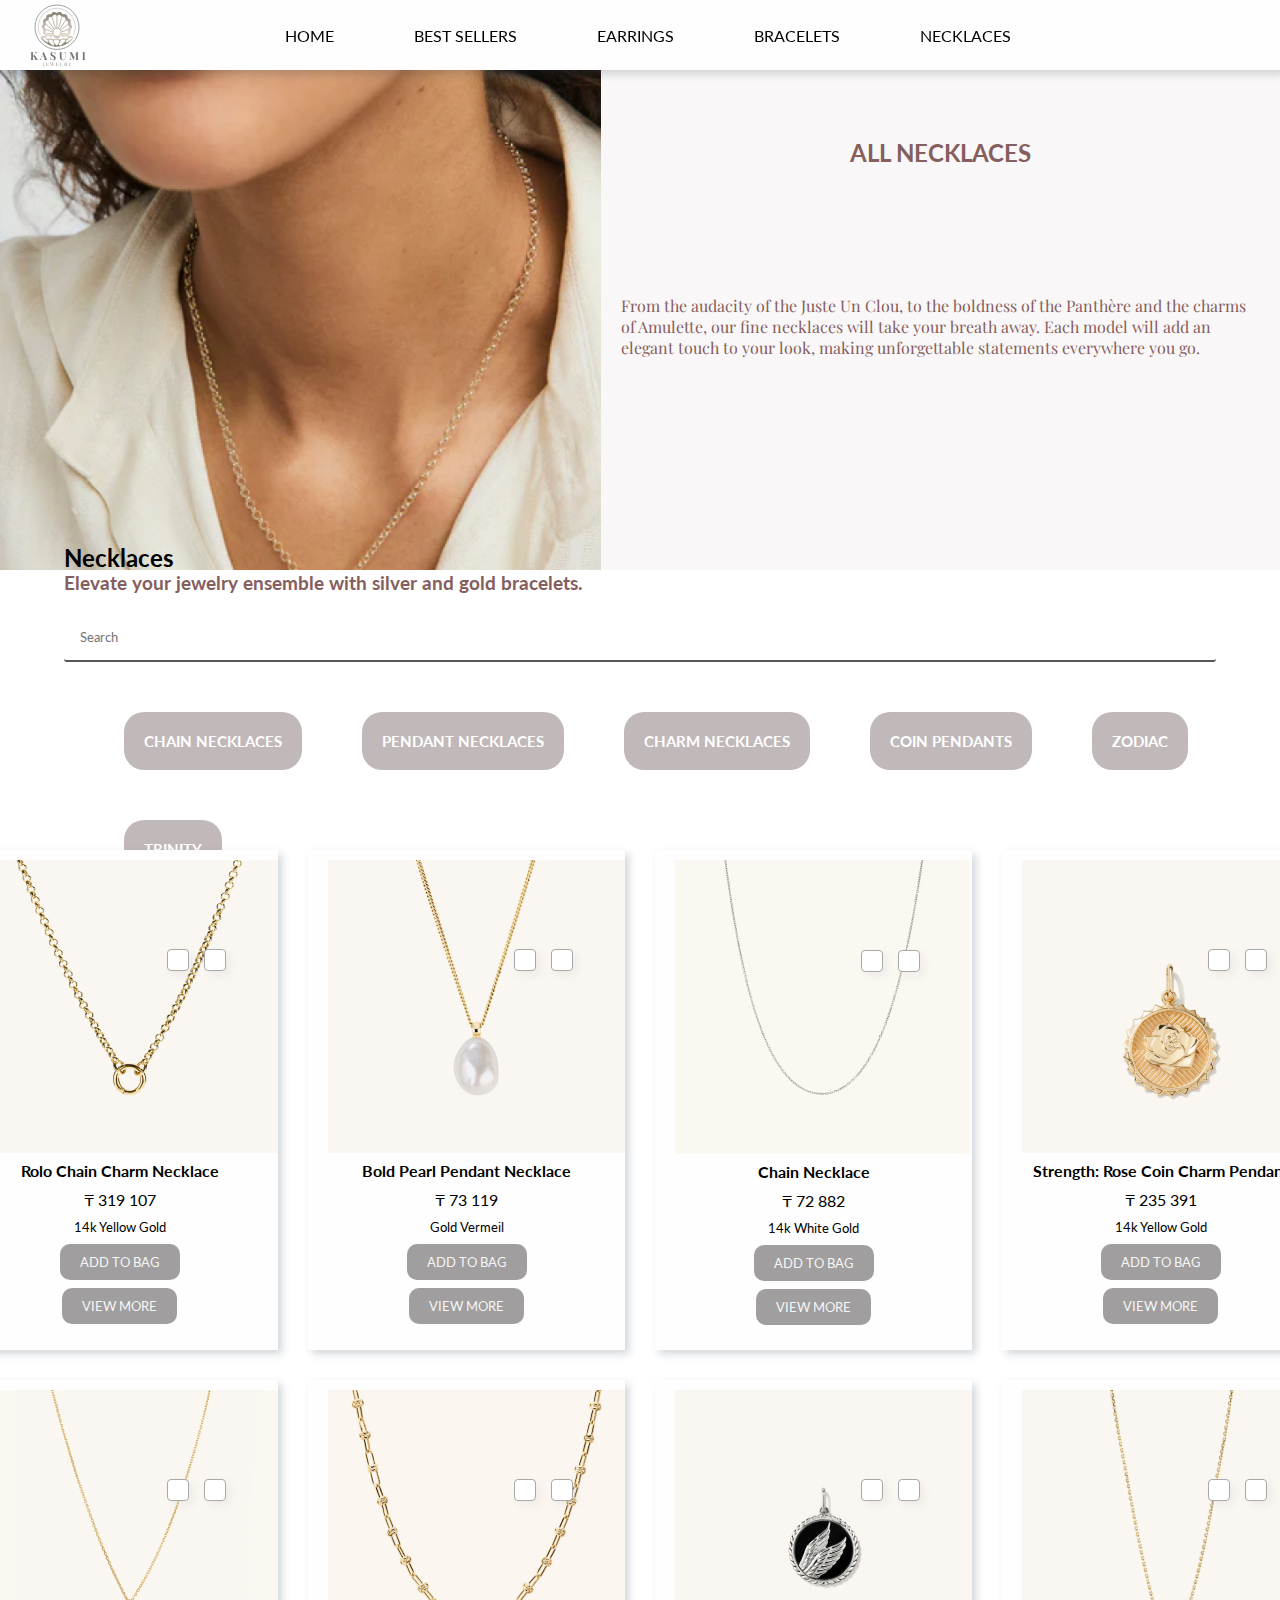
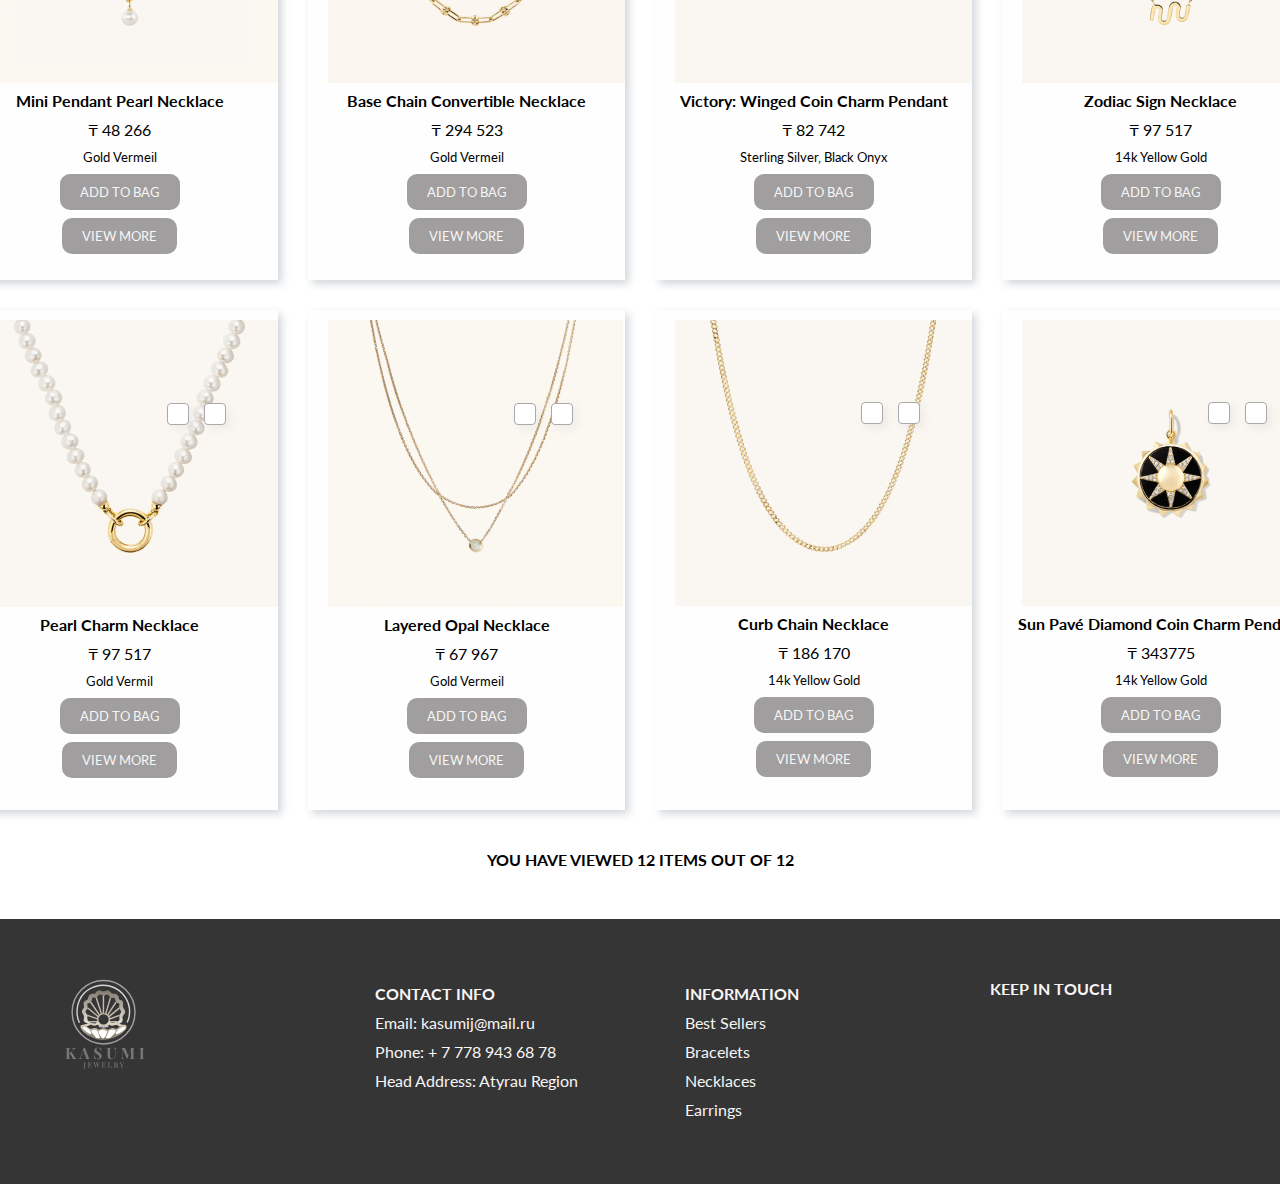
<file: necklaces.html>
<!DOCTYPE html>
<html lang="en">

<head>
    <meta charset="UTF-8">
    <meta name="viewport" content="width=device-width, initial-scale=1.0">
    <title>Necklaces</title>
    <link rel="stylesheet" href="necklaces.css">
    <link rel="stylesheet" href="https://cdnjs.cloudflare.com/ajax/libs/font-awesome/6.6.0/css/all.min.css"
        integrity="sha512-Kc323vGBEqzTmouAECnVceyQqyqdsSiqLQISBL29aUW4U/M7pSPA/gEUZQqv1cwx4OnYxTxve5UMg5GT6L4JJg=="
        crossorigin="anonymous" referrerpolicy="no-referrer" />
    <link rel="preconnect" href="https://fonts.googleapis.com">
    <link rel="preconnect" href="https://fonts.gstatic.com" crossorigin>
    <link
        href="https://fonts.googleapis.com/css2?family=Lato:ital,wght@0,100;0,300;0,400;0,700;0,900;1,100;1,300;1,400;1,700;1,900&family=Playfair+Display:ital,wght@0,400..900;1,400..900&family=Poppins:ital,wght@0,100;0,200;0,300;0,400;0,500;0,600;0,700;0,800;0,900;1,100;1,200;1,300;1,400;1,500;1,600;1,700;1,800;1,900&display=swap"
        rel="stylesheet">
</head>

<body>
    <nav>
        <div class="logopic">
            <img class="logo" src="images/logo.svg">
            <ul class="nav-links">
                <li><a class="links" href="index.html">HOME</a></li>
                <li><a class="links" href="bestsellers.html">BEST SELLERS</a></li>
                <li><a class="links" href="earrings.html">EARRINGS</a></li>
                <li><a class="links" href="bracelets.html">BRACELETS</a></li>
                <li><a class="links" href="necklaces.html">NECKLACES</a></li>
            </ul>
            <div class="icons">
                <i id="loginshow" class="fa-regular fa-user"></i>
                <i class="fa-regular fa-heart"></i>
                <i class="fa-solid fa-cart-shopping" onclick="toggle()"></i>
                <span class="quantity"></span>
                <span class="quantity2"></span>
            </div>
        </div>
    </nav>
    </head>

    <body>
        <div class="popup">
            <div class="close-btn">&times;</div>
            <div class="form">
                <h2>Log in</h2>
                <div class="form-element">
                    <label for="name">Name</label>
                    <input type="text" id="name" placeholder="Enter name">
                </div>
                <div class="form-element">
                    <label for="email">Email</label>
                    <input type="text" id="name" placeholder="Enter email">
                </div>
                <div class="form-element">
                    <label for="password">Password</label>
                    <input type="password" id="password" placeholder="Enter password">
                </div>
                <div class="form-element">
                    <input type="checkbox" id="remember-me">
                    <label for="remember-me">Remember me</label>
                </div>
                <div class="form-element">
                    <button class="signin">Sign In</button>
                </div>
                <div class="form-element">
                    <div class="forgotnew">
                        <a class="forgot" href="#">Forgot Password</a>
                        <a class="forgot" id="forgott" href="#">Don't have an account?</a>
                    </div>
                </div>
            </div>
        </div>
        <div class="register">
            <div class="close-btn">&times;</div>
            <div class="form">
                <h2>Sign Up</h2>
                <div class="form-element">
                    <label for="name">Name</label>
                    <input type="text" id="name" placeholder="Enter name">
                </div>
                <div class="form-element">
                    <label for="email">Surname</label>
                    <input type="text" id="surname" placeholder="Enter surname">
                </div>
                <div class="form-element">
                    <label for="email">Email</label>
                    <input type="text" id="name" placeholder="Enter email">
                </div>
                <div class="form-element">
                    <label for="password">Password</label>
                    <input type="password" id="password" placeholder="Enter password">
                    <h6>Password must contain 8 letters</h6>
                    <h6>Password must contain numbers</h6>
                    <h6>Password must contain capitalized letters</h6>
                </div>
                <div class="form-element">
                    <a href="C:\Users\Murat\Desktop\Website\userpage.html"><button class="signin">Sign Up</button></a>
                </div>
                <div class="form-element">
                    <div class="forgotnew">
                        <a class="login-link" id="login" href="#">Login</a>
                    </div>
                </div>
            </div>
        </div>

        </div>
        <section class="banner">
            <div class="missionbanner">
                <img class="pictures3" src="necklace/necklace section.jpg">
                <div class="text">
                    <h2>ALL NECKLACES</h2>
                    <p>From the audacity of the Juste Un Clou, to the boldness of the Panthère and the charms of
                        Amulette, our fine necklaces will take your breath away. Each model will add an elegant touch to
                        your look, making unforgettable statements everywhere you go.</p>
                </div>
            </div>
        </section>
        <main>
            <header>
                <div class="indicatorlist">
                    <h2>Necklaces</h2>
                    <h3>Elevate your jewelry ensemble with silver and gold bracelets.</h3>
                    <div class="container-fluid">
                        <div class="container3">
                            <div class="search">
                                <input type="text" name="" id="find" placeholder="Search" onkeyup="search()" />
                            </div>
                        </div>
                    </div>
                    <ul class="indicator">
                        <li data-filter="CHAIN NECKLACES" class="active"><a href="#">CHAIN NECKLACES</a></li>
                        <li data-filter="PENDANT NECKLACES" class="active"><a href="#">PENDANT NECKLACES</a></li>
                        <li data-filter="CHARM NECKLACES" class="active"><a href="#">CHARM NECKLACES</a></li>
                        <li data-filter="COIN PENDANTS" class="active"><a href="#">COIN PENDANTS</a></li>
                        <li data-filter="ZODIAC NECKLACES" class="active"><a href="#">ZODIAC</a></li>
                        <li data-filter="TRINITY NECKLACES" class="active"><a href="#">TRINITY</a></li>
                    </ul>
                </div>
            </header>
            </div>
        </main>
        <div class="cart-container1" id="container1">
            <div class="naming">
                <i class="fa-solid fa-cart-shopping"></i>
                <h2>Shopping Cart</h2>
            </div>
            <ul id="items">
            </ul>
            <div class="btns">
                <button id="clear">CLEAR CART</button>
                <a href="file:///C:/Users/Murat/Desktop/Website/payment.html"><button id="check">CHECK OUT</button></a>
            </div>
            <p id="total">Total: ₸ 0</p>
        </div>
        <div class="cart-container2" id="container2">
            <div class="naming">
                <i class="far fa-heart"></i>
                <h2>My wishlist</h2>
                <i class="far fa-heart"></i>
            </div>
            <ul id="items2">
            </ul>
            <div class="favorites">
            </div>
        </div>
        <div class="product-field">
            <div class="container">
                <ul class="items">
                    <li data-filter="TRINITY NECKLACES">
                        <img class="pictures"
                            src="necklace/0-ROLOCOLLECTIBLECHAIN_RoloChainNecklaceEnhancer_14k_Front_239 1.png">
                        <div class="detail">
                            <div class="share">
                                <button class="favoritess"><i class="fa-solid fa-heart"></i></button>
                                <button class="favoritess"><i class="far fa-share-square"></i></button>
                            </div>
                            <strong>Rolo Chain Charm Necklace</strong>
                            <div class="price">₸ 319 107</div>
                            <small>14k Yellow Gold</small>
                            <button class="btn">ADD TO BAG</button>
                            <a href="productinfo3.html"><button class="btn2">VIEW MORE</button></a>
                        </div>
                    </li>
                </ul>
            </div>
            <div class="container">
                <ul class="items">
                    <li data-filter="CHAIN NECKLACES">
                        <img class="pictures" src="necklace/0-RELAUNCH-BoldPearlPendantNecklace-V-Front_958 1.png">
                        <div class="detail">
                            <div class="share">
                                <button class="favoritess"><i class="fa-solid fa-heart"></i></button>
                                <button class="favoritess"><i class="far fa-share-square"></i></button>
                            </div>
                            <strong>Bold Pearl Pendant Necklace</strong>
                            <div class="price">₸ 73 119</div>
                            <small>Gold Vermeil</small>
                            <button class="btn">ADD TO BAG</button>
                            <button class="btn2">VIEW MORE</button>
                        </div>
                    </li>
                </ul>
            </div>
            <div class="container">
                <ul class="items">
                    <li data-filter="CHAIN NECKLACES">
                        <img class="pictures"
                            src="necklace/0_Chain_Necklace_WG_Front_570dab9e-12f7-418b-9e0f-ac67693b6c81 1.png">
                        <div class="detail">
                            <div class="share">
                                <button class="favoritess"><i class="fa-solid fa-heart"></i></button>
                                <button class="favoritess"><i class="far fa-share-square"></i></button>
                            </div>
                            <strong>Chain Necklace</strong>
                            <div class="price">₸ 72 882</div>
                            <small>14k White Gold</small>
                            <button class="btn">ADD TO BAG</button>
                            <button class="btn2">VIEW MORE</button>
                        </div>
                    </li>
                </ul>
            </div>
            <div class="container">
                <ul class="items">
                    <li data-filter="COIN PENDANTS">
                        <img class="pictures" src="necklace/0_StrengthRoseCoinPendant_YG_Hero 1.png">
                        <div class="detail">
                            <div class="share">
                                <button class="favoritess"><i class="fa-solid fa-heart"></i></button>
                                <button class="favoritess"><i class="far fa-share-square"></i></button>
                            </div>
                            <strong>Strength: Rose Coin Charm Pendant</strong>
                            <div class="price">₸ 235 391</div>
                            <small>14k Yellow Gold</small>
                            <button class="btn">ADD TO BAG</button>
                            <button class="btn2">VIEW MORE</button>
                        </div>
                    </li>
                </ul>
            </div>
            <div class="container">
                <ul class="items">
                    <li data-filter="PENDANT NECKLACES">
                        <img class="pictures" src="necklace/0_MiniPearlPendantNecklace_V_Hero 1.png">
                        <div class="detail">
                            <div class="share">
                                <button class="favoritess"><i class="fa-solid fa-heart"></i></button>
                                <button class="favoritess"><i class="far fa-share-square"></i></button>
                            </div>
                            <strong>Mini Pendant Pearl Necklace</strong>
                            <div class="price">₸ 48 266</div>
                            <small>Gold Vermeil</small>
                            <button class="btn">ADD TO BAG</button>
                            <button class="btn2">VIEW MORE</button>
                        </div>
                    </li>
                </ul>
            </div>
            <div class="container">
                <ul class="items">
                    <li data-filter="CHAIN NECKLACES">
                        <img class="pictures"
                            src="necklace/0-MEJURICUSTOMCHAINS-MejuriMultiWayChainNecklace-V-Front_307 1.png">
                        <div class="detail">
                            <div class="share">
                                <button class="favoritess"><i class="fa-solid fa-heart"></i></button>
                                <button class="favoritess"><i class="far fa-share-square"></i></button>
                            </div>
                            <strong>Base Chain Convertible Necklace</strong>
                            <div class="price">₸ 294 523</div>
                            <small>Gold Vermeil</small>
                            <button class="btn">ADD TO BAG</button>
                            <button class="btn2">VIEW MORE</button>
                        </div>
                    </li>
                </ul>
            </div>
            <div class="container">
                <ul class="items">
                    <li data-filter="COIN PENDANTS">
                        <img class="pictures"
                            src="necklace/0-MENSSILVERCHAINS-VictoryCoinPendantSilver-SS-Front_090 1.png">
                        <div class="detail">
                            <div class="share">
                                <button class="favoritess"><i class="fa-solid fa-heart"></i></button>
                                <button class="favoritess"><i class="far fa-share-square"></i></button>
                            </div>
                            <strong>Victory: Winged Coin Charm Pendant</strong>
                            <div class="price">₸ 82 742</div>
                            <small>Sterling Silver, Black Onyx</small>
                            <button class="btn">ADD TO BAG</button>
                            <button class="btn2">VIEW MORE</button>
                        </div>
                    </li>
                </ul>
            </div>
            <div class="container">
                <ul class="items">
                    <li data-filter="ZODIAC NECKLACES">
                        <img class="pictures"
                            src="necklace/0-ZODIACNECKLACES-ZodiacNecklaceAquarius-14K-Front_023 1.png">
                        <div class="detail">
                            <div class="share">
                                <button class="favoritess"><i class="fa-solid fa-heart"></i></button>
                                <button class="favoritess"><i class="far fa-share-square"></i></button>
                            </div>
                            <strong>Zodiac Sign Necklace</strong>
                            <div class="price">₸ 97 517</div>
                            <small>14k Yellow Gold</small>
                            <button class="btn">ADD TO BAG</button>
                            <button class="btn2">VIEW MORE</button>
                        </div>
                    </li>
                </ul>
            </div>

            <div class="container">
                <ul class="items">
                    <li data-filter="CHARM NECKLACES">
                        <img class="pictures"
                            src="necklace/0-HIGHSUMMERSHELLSBEADS-PearlNecklacewithVermeilEnhancer-V-Front_018 1.png">
                        <div class="detail">
                            <div class="share">
                                <button class="favoritess"><i class="fa-solid fa-heart"></i></button>
                                <button class="favoritess"><i class="far fa-share-square"></i></button>
                            </div>
                            <strong>Pearl Charm Necklace</strong>
                            <div class="price">₸ 97 517</div>
                            <small>Gold Vermil</small>
                            <button class="btn">ADD TO BAG</button>
                            <button class="btn2">VIEW MORE</button>
                        </div>
                    </li>
                </ul>
            </div>
            <div class="container">
                <ul class="items">
                    <li data-filter="CHAIN NECKLACES">
                        <img class="pictures" src="necklace/0_LayeredOpalNecklace_Opal_V_Front_Hero 1.png">
                        <div class="detail">
                            <div class="share">
                                <button class="favoritess"><i class="fa-solid fa-heart"></i></button>
                                <button class="favoritess"><i class="far fa-share-square"></i></button>
                            </div>
                            <strong>Layered Opal Necklace</strong>
                            <div class="price">₸ 67 967</div>
                            <small>Gold Vermeil</small>
                            <button class="btn">ADD TO BAG</button>
                            <button class="btn2">VIEW MORE</button>
                        </div>
                    </li>
                </ul>
            </div>
            <div class="container">
                <ul class="items">
                    <li data-filter="CHAIN NECKLACES">
                        <img class="pictures" src="necklace/0-CurbChainNecklace-14K-Front_009 1.png">
                        <div class="detail">
                            <div class="share">
                                <button class="favoritess"><i class="fa-solid fa-heart"></i></button>
                                <button class="favoritess"><i class="far fa-share-square"></i></button>
                            </div>
                            <strong>Curb Chain Necklace</strong>
                            <div class="price">₸ 186 170</div>
                            <small>14k Yellow Gold</small>
                            <button class="btn">ADD TO BAG</button>
                            <button class="btn2">VIEW MORE</button>
                        </div>
                    </li>
                </ul>
            </div>
            <div class="container">
                <ul class="items">
                    <li data-filter="COIN NECKLACES">
                        <img class="pictures"
                            src="necklace/0-COINPENDANTS_SunCoinPendantOnyxPaveDiamonds_14k_Front_035 1.png">
                        <div class="detail">
                            <div class="share">
                                <button class="favoritess"><i class="fa-solid fa-heart"></i></button>
                                <button class="favoritess"><i class="far fa-share-square"></i></button>
                            </div>
                            <strong>Sun Pavé Diamond Coin Charm Pendant</strong>
                            <div class="price">₸ 343775</div>
                            <small>14k Yellow Gold</small>
                            <button class="btn">ADD TO BAG</button>
                            <button class="btn2">VIEW MORE</button>
                        </div>
                    </li>
                </ul>
            </div>
        </div>
        <h4 class="view">YOU HAVE VIEWED 12 ITEMS OUT OF 12</h4>
        <footer>
            <div class="felements">
                <div class="footer-content">
                    <image class="flogo" src="images/logo.svg"></image>
                </div>
                <div class="footer-content">
                    <h4>CONTACT INFO</h4>
                    <li>Email: kasumij@mail.ru</li>
                    <li>Phone: + 7 778 943 68 78</li>
                    <li>Head Address: Atyrau Region</li>
                </div>
                <div class="footer-content">
                    <h4>INFORMATION</h4>
                    <li><a href="C:\Users\Murat\Desktop\Website\bestsellers.html">Best Sellers</a></li>
                    <li><a href="C:\Users\Murat\Desktop\Website\bracelets.html">Bracelets</a></li>
                    <li><a href="C:\Users\Murat\Desktop\Website\necklaces.html">Necklaces</a></li>
                    <li><a href="C:\Users\Murat\Desktop\Website\earrings.html">Earrings</a></li>
                </div>
                <div class="icons2">
                    <h4>KEEP IN TOUCH</h4>
                    <div class="smedia">
                        <a href="#"><i class="fab fa-facebook"></i></a>
                        <a href="#"><i class="fab  fa-telegram"></i></a>
                        <a href="#"><i class="fab fa-instagram"></i></a>
                    </div>
                </div>
        </footer>
    </body>
    <script src="filter.js"></script>
    <script src="necklacecart.js"></script>
    <script src="sign.js"></script>
    <script src="necklacewishlist.js"></script>
    <script src="search.js"></script>
    <script src="openingsidebar.js"></script>

</html>
</file>
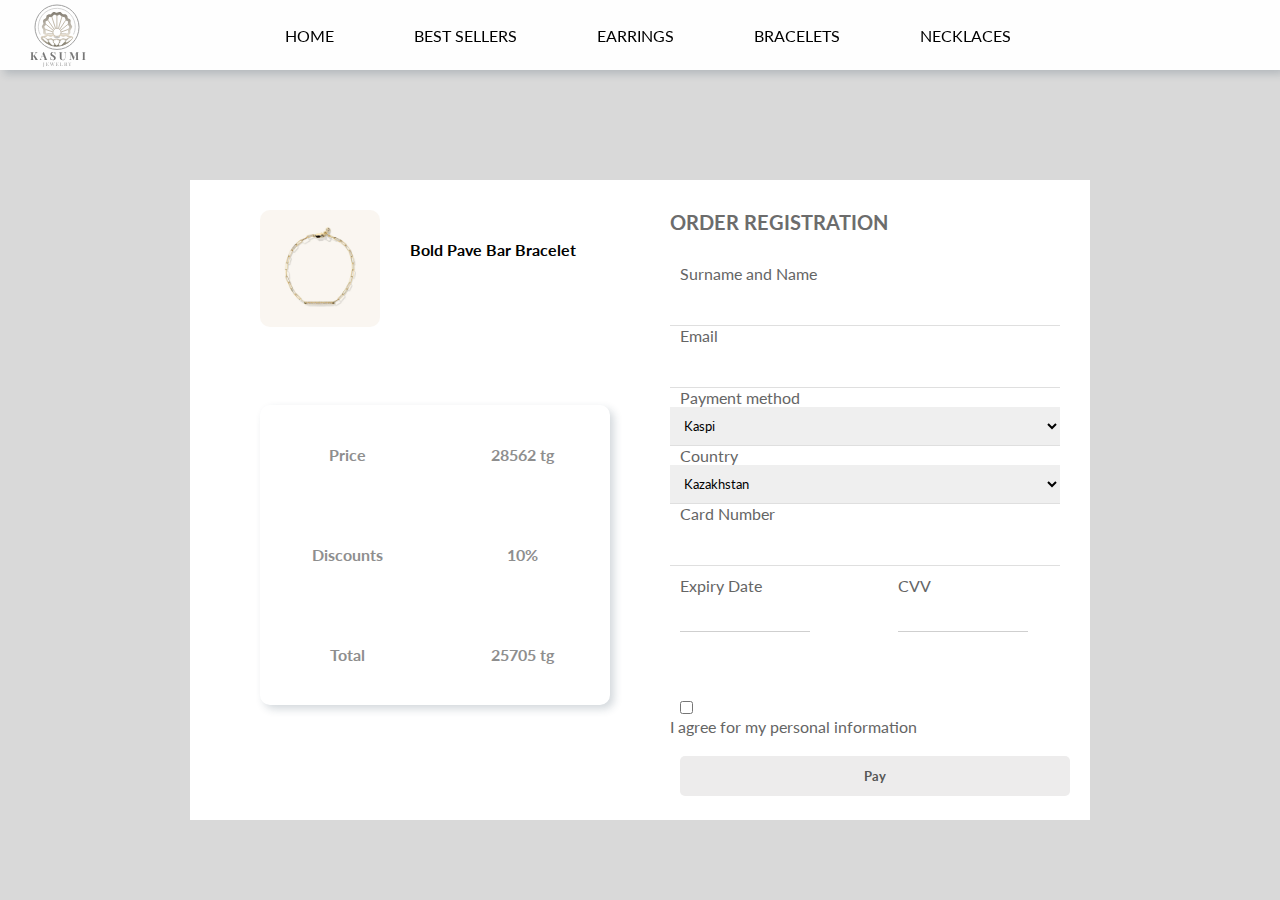
<file: payment.html>
<!DOCTYPE html>
<html lang="en">

<head>
    <meta charset="UTF-8">
    <meta name="viewport" content="width=device-width, initial-scale=1.0">
    <title>Payment Form</title>
    <link rel="stylesheet" href="payment.css">
    <link rel="stylesheet" href="https://cdnjs.cloudflare.com/ajax/libs/font-awesome/6.6.0/css/all.min.css"
        integrity="sha512-Kc323vGBEqzTmouAECnVceyQqyqdsSiqLQISBL29aUW4U/M7pSPA/gEUZQqv1cwx4OnYxTxve5UMg5GT6L4JJg=="
        crossorigin="anonymous" referrerpolicy="no-referrer" />
    <link rel="preconnect" href="https://fonts.googleapis.com">
    <link rel="preconnect" href="https://fonts.gstatic.com" crossorigin>
    <link
        href="https://fonts.googleapis.com/css2?family=Lato:ital,wght@0,100;0,300;0,400;0,700;0,900;1,100;1,300;1,400;1,700;1,900&family=Playfair+Display:ital,wght@0,400..900;1,400..900&family=Poppins:ital,wght@0,100;0,200;0,300;0,400;0,500;0,600;0,700;0,800;0,900;1,100;1,200;1,300;1,400;1,500;1,600;1,700;1,800;1,900&display=swap"
        rel="stylesheet">
</head>

<body>
    <div class="modal" id="modal">
        <i class="fa fa-check"></i>
        <h2>Payment is sucessful!</h2>
        <p>Follow your email every 3 days</p>
        <button id="closemodal">Close</button>
    </div>
    <nav>
        <div class="logopic">
            <img class="logo" src="images/logo.svg">
            <ul class="nav-links">
                <li><a class="links" href="index.html">HOME</a></li>
                <li><a class="links" href="bestsellers.html">BEST SELLERS</a></li>
                <li><a class="links" href="earrings.html">EARRINGS</a></li>
                <li><a class="links" href="bracelets.html">BRACELETS</a></li>
                <li><a class="links" href="necklaces.html">NECKLACES</a></li>
            </ul>
            <div class="icons">
                <i class="fa-regular fa-user"></i>
                <i class="fa-regular fa-heart"></i>
                <i class="fa-solid fa-cart-shopping"></i>
            </div>
        </div>
    </nav>
    <div class="allitems">
        <div class="container2">
            <div class="items">
                <img class="pic" src="bracelet/0-BoyfriendBoldPaveBarBracelet-14K-TopDown_437 1.png">
                <h4>Bold Pave Bar Bracelet</h4>
            </div>
            <div class="boxinfo">
                <h4>Price</h4>
                <h4>28562 tg</h4>
                <h4>Discounts</h4>
                <h4>10%</h4>
                <h4>Total</h4>
                <h4>25705 tg</h4>
            </div>
        </div>
    </div>
    </div>
    <div class="container">
        <h1>ORDER REGISTRATION</h1>
        <form action="">
            </label>
            <label for="sname">Surname and Name
                <input type="text" name="sname" id="sname">
            </label>
            <label for="email">Email
                <input type="text" name="email" id="email">
            </label>
            <label for="payment">Payment method
                <select name="payment" id="payment">
                    <option value="Kaspi">Kaspi</option>
                    <option value="Visa">Visa</option>
                </select>
            </label>
            <label for="country">Country
                <select name="country" id="country">
                    <option value="Kazakhstan">Kazakhstan</option>
                    <option value="United States">United States</option>
                    <option value="United Kingdom">United Kingdom</option>
                    <option value="Afghanistan">Afghanistan</option>
                    <option value="Albania">Albania</option>
                    <option value="Algeria">Algeria</option>
                    <option value="American Samoa">American Samoa</option>
                    <option value="Andorra">Andorra</option>
                    <option value="Angola">Angola</option>
                    <option value="Anguilla">Anguilla</option>
                    <option value="Antarctica">Antarctica</option>
                    <option value="Antigua and Barbuda">Antigua and Barbuda</option>
                    <option value="Argentina">Argentina</option>
                    <option value="Armenia">Armenia</option>
                    <option value="Aruba">Aruba</option>
                    <option value="Australia">Australia</option>
                    <option value="Austria">Austria</option>
                    <option value="Azerbaijan">Azerbaijan</option>
                    <option value="Bahamas">Bahamas</option>
                </select>
                <label for="cardno">Card Number
                    <input type="text" name="cardno" id="cardno" maxlength="16" onkeypress="cardspace">
                </label>
                <div class="float">
                    <label for="validtill">Expiry Date
                        <input type="text" name="validtill" id="validtill" maxlength="7" onkeypress="addSlashes">
                    </label>
                    <label for="cvv">CVV
                        <input type="text" name="cvv" id="cvv" maxlength="3">
                    </label>
                </div>
                <label for="checkbox">
                    <input type="checkbox" name="checkbox" id="checkbox" />
                    <p>I agree for my personal information</p>
                </label>
                <button id="openmodal">Pay</button>
        </form>
    </div>
    </div>
    </div>
</body>
<script>
    const open = document.getElementById("openmodal");
    const close = document.getElementById("closemodal");
    const modal = document.getElementById("modal");

    open.addEventListener("click", (e) => {
        e.preventDefault();
        modal.classList.add("active");
    });

    close.addEventListener("click", () => {
        modal.classList.remove("active");
    });

</script>

</html>
</file>
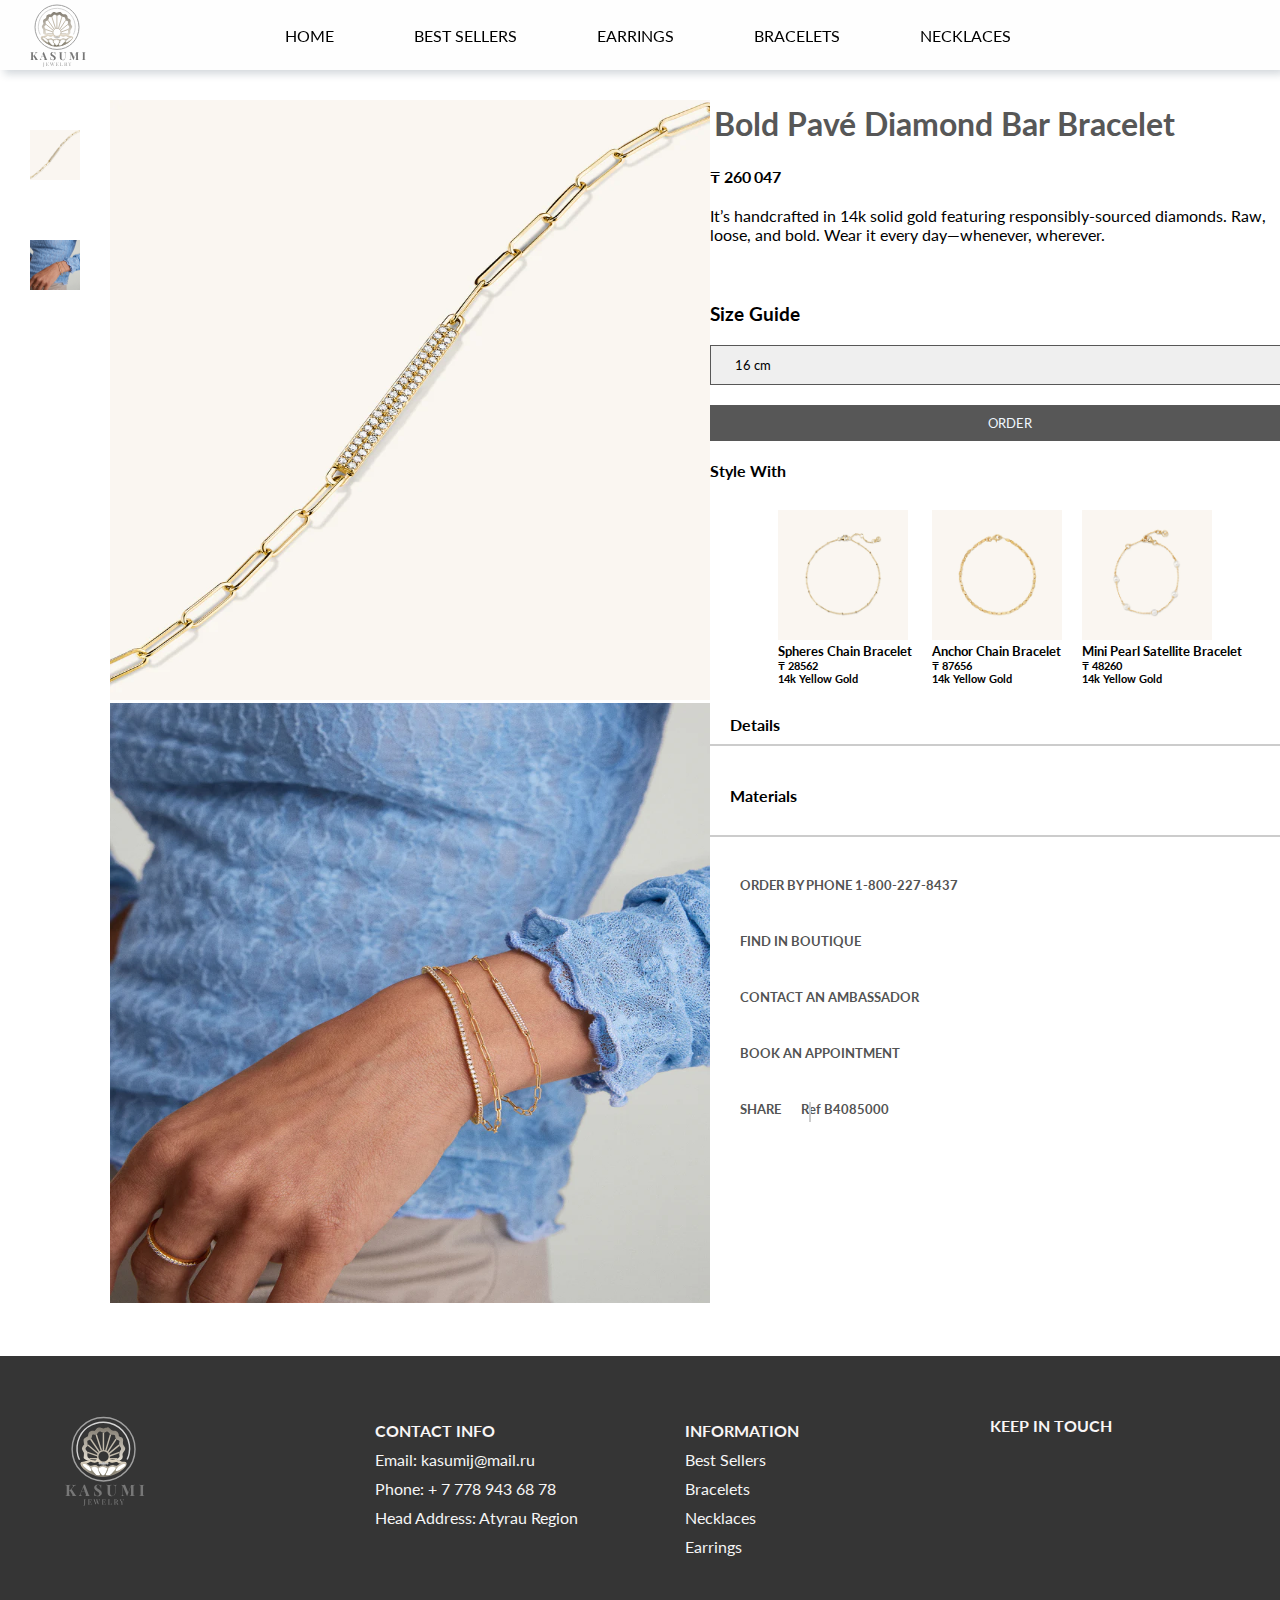
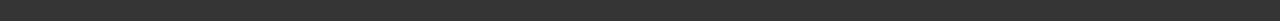
<file: productinfo.html>
<!DOCTYPE html>
<html lang="en">

<head>
    <meta charset="UTF-8">
    <meta name="viewport" content="width=device-width, initial-scale=1.0">
    <title>Material Page</title>
    <link rel="stylesheet" href="productinfo.css">
    <link rel="stylesheet" href="https://cdnjs.cloudflare.com/ajax/libs/font-awesome/6.6.0/css/all.min.css"
        integrity="sha512-Kc323vGBEqzTmouAECnVceyQqyqdsSiqLQISBL29aUW4U/M7pSPA/gEUZQqv1cwx4OnYxTxve5UMg5GT6L4JJg=="
        crossorigin="anonymous" referrerpolicy="no-referrer" />
    <link rel="preconnect" href="https://fonts.googleapis.com">
    <link rel="preconnect" href="https://fonts.gstatic.com" crossorigin>
    <link
        href="https://fonts.googleapis.com/css2?family=Lato:ital,wght@0,100;0,300;0,400;0,700;0,900;1,100;1,300;1,400;1,700;1,900&family=Playfair+Display:ital,wght@0,400..900;1,400..900&family=Poppins:ital,wght@0,100;0,200;0,300;0,400;0,500;0,600;0,700;0,800;0,900;1,100;1,200;1,300;1,400;1,500;1,600;1,700;1,800;1,900&display=swap"
        rel="stylesheet">
</head>

<body>
    <nav>
        <div class="logopic">
            <img class="logo" src="images/logo.svg">
            <ul class="nav-links">
                <li><a class="links" href="index.html">HOME</a></li>
                <li><a class="links" href="bestsellers.html">BEST SELLERS</a></li>
                <li><a class="links" href="earrings.html">EARRINGS</a></li>
                <li><a class="links" href="bracelets.html">BRACELETS</a></li>
                <li><a class="links" href="necklaces.html">NECKLACES</a></li>
            </ul>
            <div class="icons">
                <i class="fa-regular fa-user"></i>
                <i class="fa-regular fa-heart"></i>
                <i class="fa-solid fa-cart-shopping"></i>
            </div>
        </div>
    </nav>
    <section class="material">
        <div class="images2">
            <img class="pictures2" src="bracelet/3-BoyfriendBoldPaveBarBracelet-14K-DesignMacro_506.jpg">
            <img class="pictures2" id="pic2" src="bracelet/pavebraceletmodel.jpg">
        </div>
        <div class="images">
            <img class="pictures" src="bracelet/3-BoyfriendBoldPaveBarBracelet-14K-DesignMacro_506.jpg">
            <img class="pictures" id="pic" src="bracelet/pavebraceletmodel.jpg">
        </div>
        <div class="information">
            <h1>Bold Pavé Diamond Bar Bracelet</h1>
            <h4>₸ 260 047</h4>
            <p> It’s handcrafted in 14k solid gold featuring responsibly-sourced diamonds. Raw, loose, and bold. Wear it
                every day—whenever, wherever.</p>
            <br>
            <h3>Size Guide</h3>
            <select class="selection">Select Size
                <option>16 cm</option>
                <option>17 cm</option>
                <option>18 cm</option>
                <option>19 cm</option>
                <option>20 cm</option>
                <option>21 cm</option>
            </select>
            <a href="C:\Users\Murat\Desktop\Website\payment.html"><button class="order">ORDER</button></a>
            <div class="style">
                <h4>Style With</h4>
                <div class="allelements">
                    <div class="images3">
                        <img class="stylepic" src="bracelet/0-SpheresBracelet-14K-TopDown_169 1.png">
                        <h5>Spheres Chain Bracelet</h5>
                        <h6>₸ 28562</h6>
                        <h6>14k Yellow Gold</h6>
                    </div>
                    <div class="images3">
                        <img class="stylepic" src="bracelet/0_AnchorChain_bracelet_yg_topdown_hero 1.png">
                        <h5>Anchor Chain Bracelet</h5>
                        <h6>₸ 87656</h6>
                        <h6>14k Yellow Gold</h6>
                    </div>
                    <div class="images3">
                        <img class="stylepic" src="bracelet/0_MiniPearlSatelliteBracelet_V_Hero 1.png">
                        <h5>Mini Pearl Satellite Bracelet</h5>
                        <h6>₸ 48260</h6>
                        <h6>14k Yellow Gold</h6>
                    </div>
                </div>
                <div class="dropdown">
                    <div class="details">
                        <h4>Details</h4>
                        <i class="fa fa-caret-down"></i>
                    </div>
                    <div class="detailinfo">
                        <p class="detailssize">- Average Carat Weight: 0.116 ct<br>
                            - Stone Size: 0.8 mm<br>
                            - Bar Length: 22.6 mm<br>
                            - Bar Width: 2.1 mm<br>
                            - Length: 7 inches</p>
                    </div>
                </div>
                <hr>
                <div class="dropdown">
                    <div class="details">
                        <h4>Materials</h4>
                        <i class="fa fa-caret-down"></i>
                    </div>
                    <div class="detailinfo">
                        <p class="detailssize">When properly cared for, our 14k gold pieces can last forever.
                            With its beautiful, subtle hue, you can wear your jewelry every day, everywhere.
                    </div>
                </div>
            </div>
            <hr>
            <div class="contact">
                <i class="fa-solid fa-phone"></i>
                <h5>ORDER BY PHONE 1-800-227-8437</h5>
            </div>
            <div class="contact">
                <i class="fa-solid fa-store"></i>
                <h5>FIND IN BOUTIQUE</h5>
            </div>
            <div class="contact">
                <i class="fa-solid fa-headphones"></i>
                <h5>CONTACT AN AMBASSADOR</h5>
            </div>
            <div class="contact">
                <i class="fa-solid fa-book"></i>
                <h5>BOOK AN APPOINTMENT</h5>
            </div>
            <div class="contact">
                <i class="fa-solid fa-share"></i>
                <h5>SHARE</h5>
                <h5>Ref B4085000</h5>
                <hr class="sharings">
            </div>
        </div>
    </section>
    <footer>
        <div class="felements">
            <div class="footer-content">
                <image class="flogo" src="images/logo.svg"></image>
            </div>
            <div class="footer-content">
                <h4>CONTACT INFO</h4>
                <li><a href="#">Email: kasumij@mail.ru</a></li>
                <li><a href="#">Phone: + 7 778 943 68 78</a></li>
                <li><a href="#">Head Address: Atyrau Region</a></li>
            </div>
            <div class="footer-content">
                <h4>INFORMATION</h4>
                <li><a href="C:\Users\Murat\Desktop\Website\bestsellers.html">Best Sellers</a></li>
                <li><a href="C:\Users\Murat\Desktop\Website\bracelets.html">Bracelets</a></li>
                <li><a href="C:\Users\Murat\Desktop\Website\necklaces.html">Necklaces</a></li>
                <li><a href="C:\Users\Murat\Desktop\Website\earrings.html">Earrings</a></li>
            </div>
            <div class="icons2">
                <h4>KEEP IN TOUCH</h4>
                <div class="smedia">
                    <a href="#"><i class="fab fa-facebook"></i></a>
                    <a href="#"><i class="fab  fa-telegram"></i></a>
                    <a href="#"><i class="fab fa-instagram"></i></a>
                </div>
            </div>
    </footer>

</body>
<script src="productinfo.js"></script>

</html>
</file>
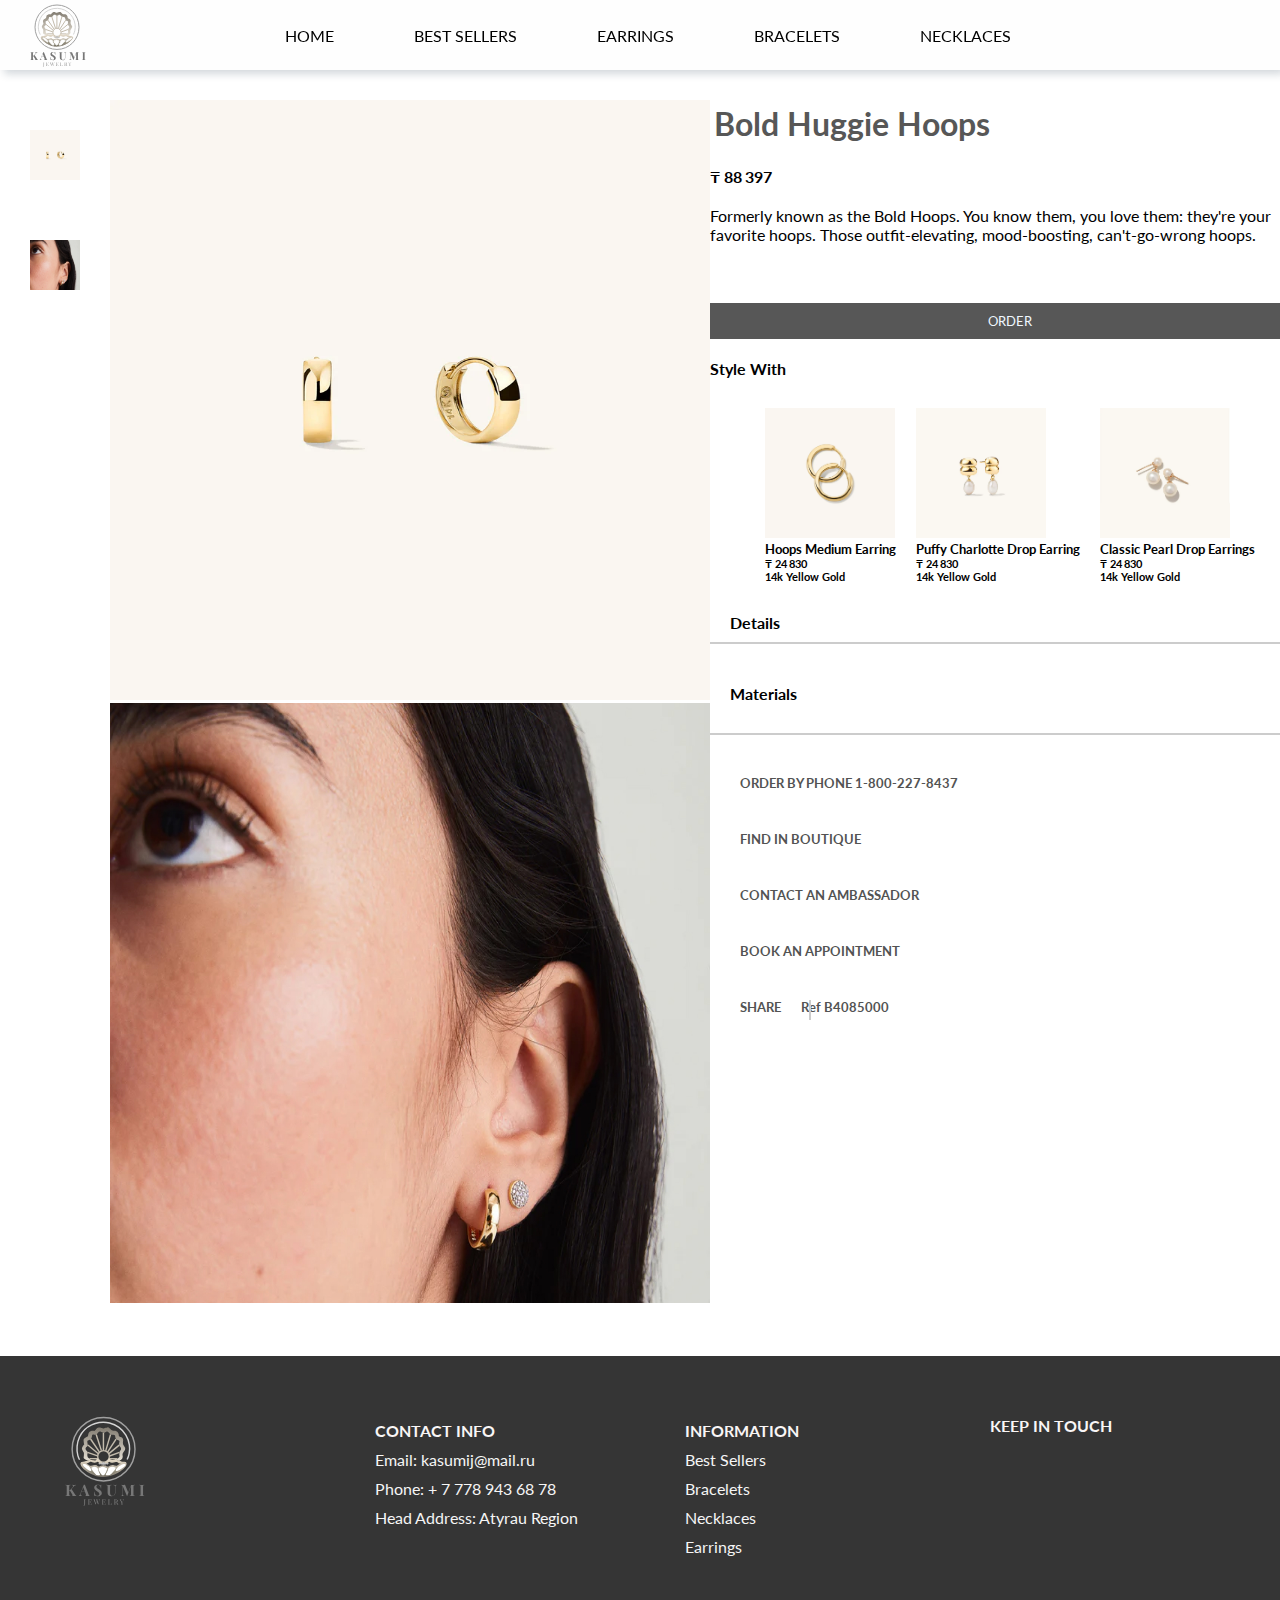
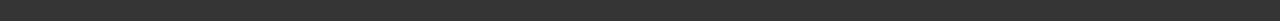
<file: productinfo2.html>
<!DOCTYPE html>
<html lang="en">

<head>
    <meta charset="UTF-8">
    <meta name="viewport" content="width=device-width, initial-scale=1.0">
    <title>Material Page</title>
    <link rel="stylesheet" href="productinfo2.css">
    <link rel="stylesheet" href="https://cdnjs.cloudflare.com/ajax/libs/font-awesome/6.6.0/css/all.min.css"
        integrity="sha512-Kc323vGBEqzTmouAECnVceyQqyqdsSiqLQISBL29aUW4U/M7pSPA/gEUZQqv1cwx4OnYxTxve5UMg5GT6L4JJg=="
        crossorigin="anonymous" referrerpolicy="no-referrer" />
    <link rel="preconnect" href="https://fonts.googleapis.com">
    <link rel="preconnect" href="https://fonts.gstatic.com" crossorigin>
    <link
        href="https://fonts.googleapis.com/css2?family=Lato:ital,wght@0,100;0,300;0,400;0,700;0,900;1,100;1,300;1,400;1,700;1,900&family=Playfair+Display:ital,wght@0,400..900;1,400..900&family=Poppins:ital,wght@0,100;0,200;0,300;0,400;0,500;0,600;0,700;0,800;0,900;1,100;1,200;1,300;1,400;1,500;1,600;1,700;1,800;1,900&display=swap"
        rel="stylesheet">
</head>

<body>
    <nav>
        <div class="logopic">
            <img class="logo" src="images/logo.svg">
            <ul class="nav-links">
                <li><a class="links" href="index.html">HOME</a></li>
                <li><a class="links" href="bestsellers.html">BEST SELLERS</a></li>
                <li><a class="links" href="earrings.html">EARRINGS</a></li>
                <li><a class="links" href="bracelets.html">BRACELETS</a></li>
                <li><a class="links" href="necklaces.html">NECKLACES</a></li>
            </ul>
            <div class="icons">
                <i class="fa-regular fa-user"></i>
                <i class="fa-regular fa-heart"></i>
                <i class="fa-solid fa-cart-shopping"></i>
            </div>
        </div>
    </nav>
    <section class="material">
        <div class="images2">
            <img class="pictures2" src="earring/0-BoldHuggieHoops-14K-Angled_019.jpg">
            <img class="pictures2" id="pic2" src="earring/earringmodel.jpg">
        </div>
        <div class="images">
            <img class="pictures" src="earring/0-BoldHuggieHoops-14K-Angled_019.jpg">
            <img class="pictures" id="pic" src="earring/earringmodel.jpg">
        </div>
        <div class="information">
            <h1>Bold Huggie Hoops</h1>
            <h4>₸ 88 397</h4>
            <p>Formerly known as the Bold Hoops. You know them, you love them: they're your favorite hoops. Those
                outfit-elevating, mood-boosting, can't-go-wrong hoops.</p>
            <br>
            <button class="order">ORDER</button>
            <div class="style">
                <h4>Style With</h4>
                <div class="allelements">
                    <div class="images3">
                        <img class="stylepic" src="earring/3-NewHoopStandard_TubeHoopsMedium16mm_V_FLATLAY_210 2.png">
                        <h5>Hoops Medium Earring</h5>
                        <h6>₸ 24 830</h6>
                        <h6>14k Yellow Gold</h6>
                    </div>
                    <div class="images3">
                        <img class="stylepic"
                            src="earring/0-CHARLOTTEII-PuffyCharlotteDropEarringVermeilPearl-SS-Angled_062 1.png">
                        <h5>Puffy Charlotte Drop Earring</h5>
                        <h6>₸ 24 830</h6>
                        <h6>14k Yellow Gold</h6>
                    </div>
                    <div class="images3">
                        <img class="stylepic" src="earring/ClassicPearlDrop_earrings__White_yg_hero 1 (1).png">
                        <h5>Classic Pearl Drop Earrings</h5>
                        <h6>₸ 24 830</h6>
                        <h6>14k Yellow Gold</h6>
                    </div>
                </div>
                <div class="dropdown">
                    <div class="details">
                        <h4>Details</h4>
                        <i class="fa fa-caret-down"></i>
                    </div>
                    <div class="detailinfo">
                        <p class="detailssize">- Outer Diameter: 12 mm<br>
                            - Width: 3.2 mm
                    </div>
                </div>
                <hr>
                <div class="dropdown">
                    <div class="details">
                        <h4>Materials</h4>
                        <i class="fa fa-caret-down"></i>
                    </div>
                    <div class="detailinfo">
                        <p class="detailssize">When properly cared for, our 14k gold pieces can last forever. With its
                            beautiful, subtle hue, you can wear your jewelry every day, everywhere.
                    </div>
                </div>
            </div>
            <hr>
            <div class="contact">
                <i class="fa-solid fa-phone"></i>
                <h5>ORDER BY PHONE 1-800-227-8437</h5>
            </div>
            <div class="contact">
                <i class="fa-solid fa-store"></i>
                <h5>FIND IN BOUTIQUE</h5>
            </div>
            <div class="contact">
                <i class="fa-solid fa-headphones"></i>
                <h5>CONTACT AN AMBASSADOR</h5>
            </div>
            <div class="contact">
                <i class="fa-solid fa-book"></i>
                <h5>BOOK AN APPOINTMENT</h5>
            </div>
            <div class="contact">
                <i class="fa-solid fa-share"></i>
                <h5>SHARE</h5>
                <h5>Ref B4085000</h5>
                <hr class="sharings">
            </div>
        </div>
    </section>
    <footer>
        <div class="felements">
            <div class="footer-content">
                <image class="flogo" src="images/logo.svg"></image>
            </div>
            <div class="footer-content">
                <h4>CONTACT INFO</h4>
                <li><a href="#">Email: kasumij@mail.ru</a></li>
                <li><a href="#">Phone: + 7 778 943 68 78</a></li>
                <li><a href="#">Head Address: Atyrau Region</a></li>
            </div>
            <div class="footer-content">
                <h4>INFORMATION</h4>
                <li><a href="C:\Users\Murat\Desktop\Website\bestsellers.html">Best Sellers</a></li>
                <li><a href="C:\Users\Murat\Desktop\Website\bracelets.html">Bracelets</a></li>
                <li><a href="C:\Users\Murat\Desktop\Website\necklaces.html">Necklaces</a></li>
                <li><a href="C:\Users\Murat\Desktop\Website\earrings.html">Earrings</a></li>
            </div>
            <div class="icons2">
                <h4>KEEP IN TOUCH</h4>
                <div class="smedia">
                    <a href="#"><i class="fab fa-facebook"></i></a>
                    <a href="#"><i class="fab  fa-telegram"></i></a>
                    <a href="#"><i class="fab fa-instagram"></i></a>
                </div>
            </div>
    </footer>

</body>
<script src="productinfo.js"></script>

</html>
</file>
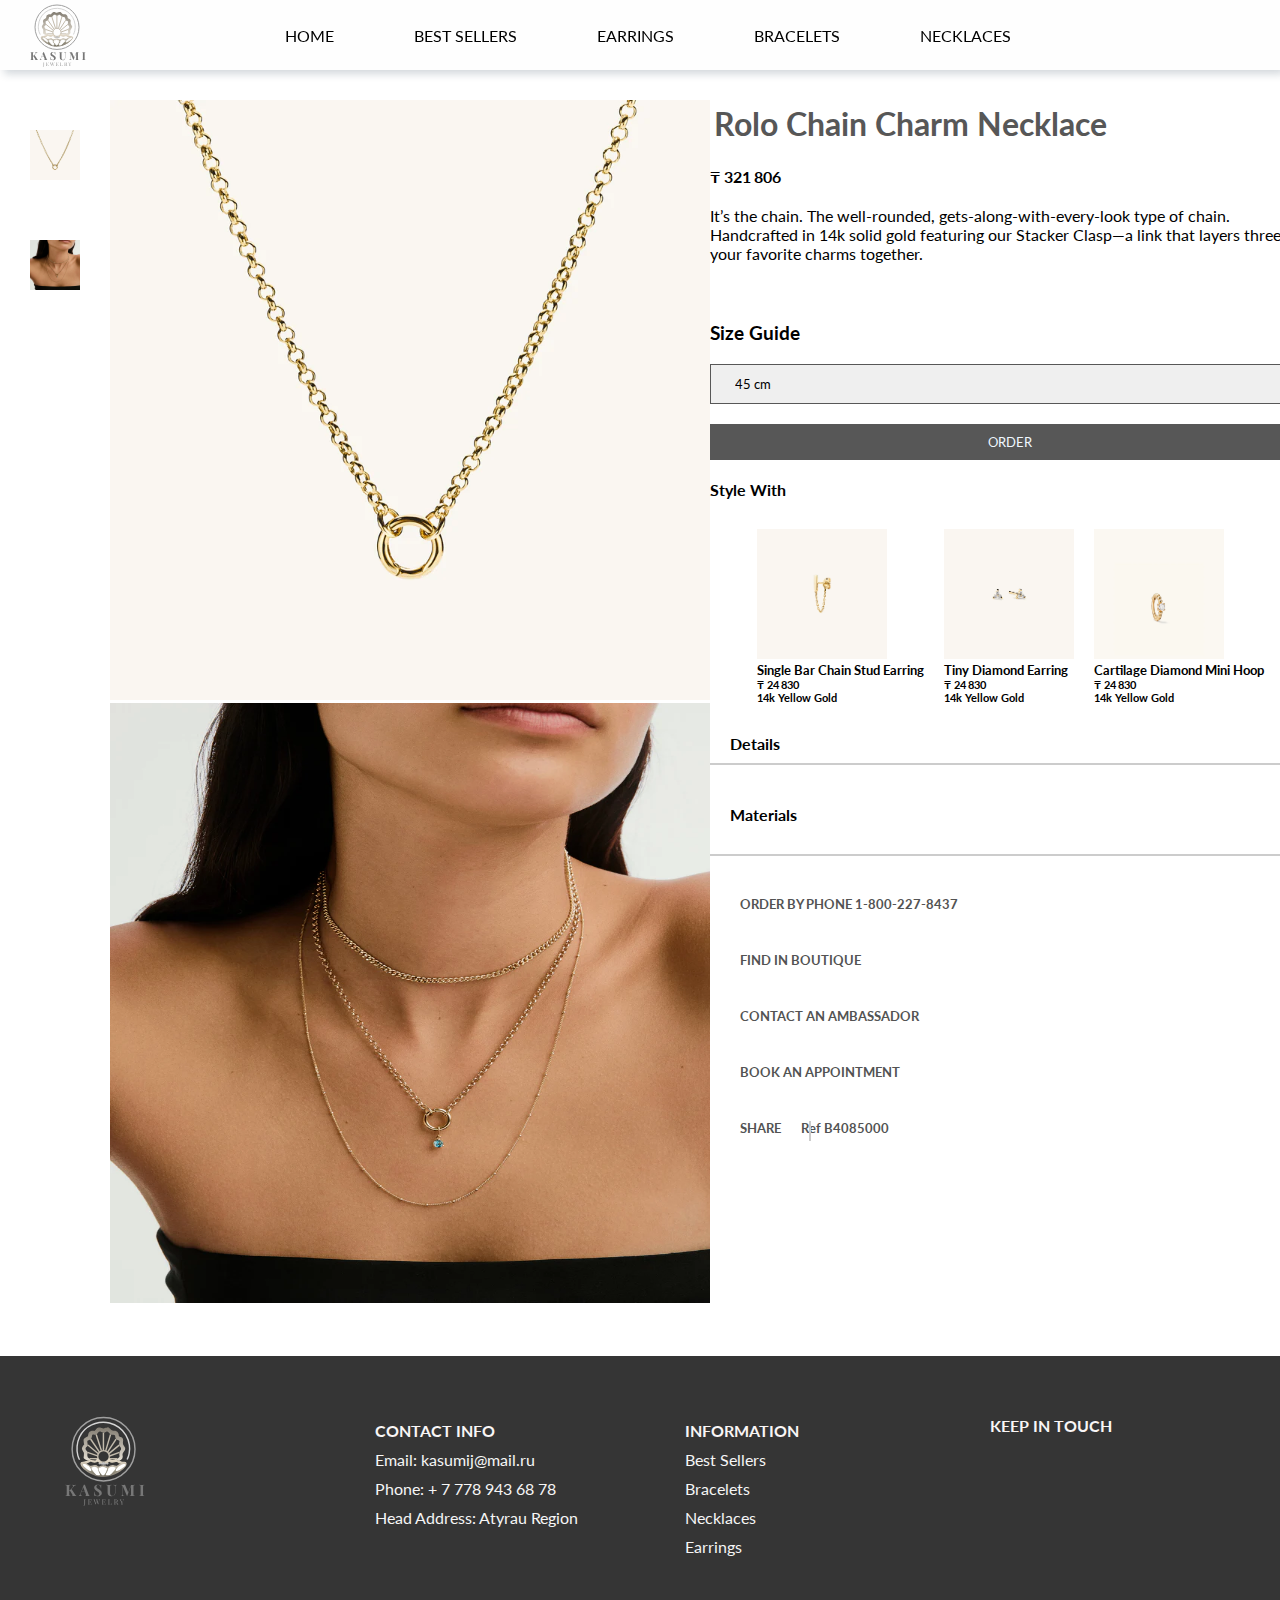
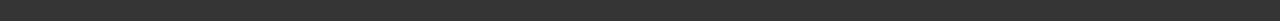
<file: productinfo3.html>
<!DOCTYPE html>
<html lang="en">

<head>
    <meta charset="UTF-8">
    <meta name="viewport" content="width=device-width, initial-scale=1.0">
    <title>Material Page</title>
    <link rel="stylesheet" href="productinfo2.css">
    <link rel="stylesheet" href="https://cdnjs.cloudflare.com/ajax/libs/font-awesome/6.6.0/css/all.min.css"
        integrity="sha512-Kc323vGBEqzTmouAECnVceyQqyqdsSiqLQISBL29aUW4U/M7pSPA/gEUZQqv1cwx4OnYxTxve5UMg5GT6L4JJg=="
        crossorigin="anonymous" referrerpolicy="no-referrer" />
    <link rel="preconnect" href="https://fonts.googleapis.com">
    <link rel="preconnect" href="https://fonts.gstatic.com" crossorigin>
    <link
        href="https://fonts.googleapis.com/css2?family=Lato:ital,wght@0,100;0,300;0,400;0,700;0,900;1,100;1,300;1,400;1,700;1,900&family=Playfair+Display:ital,wght@0,400..900;1,400..900&family=Poppins:ital,wght@0,100;0,200;0,300;0,400;0,500;0,600;0,700;0,800;0,900;1,100;1,200;1,300;1,400;1,500;1,600;1,700;1,800;1,900&display=swap"
        rel="stylesheet">
</head>

<body>
    <nav>
        <div class="logopic">
            <img class="logo" src="images/logo.svg">
            <ul class="nav-links">
                <li><a class="links" href="index.html">HOME</a></li>
                <li><a class="links" href="bestsellers.html">BEST SELLERS</a></li>
                <li><a class="links" href="earrings.html">EARRINGS</a></li>
                <li><a class="links" href="bracelets.html">BRACELETS</a></li>
                <li><a class="links" href="necklaces.html">NECKLACES</a></li>
            </ul>
            <div class="icons">
                <i class="fa-regular fa-user"></i>
                <i class="fa-regular fa-heart"></i>
                <i class="fa-solid fa-cart-shopping"></i>
            </div>
        </div>
    </nav>
    <section class="material">
        <div class="images2">
            <img class="pictures2" src="necklace/rolochain.jpg">
            <img class="pictures2" id="pic2" src="necklace/necklacemodel.jpg">
        </div>
        <div class="images">
            <img class="pictures" src="necklace/rolochain.jpg">
            <img class="pictures" id="pic" src="necklace/necklacemodel.jpg">
        </div>
        <div class="information">
            <h1>Rolo Chain Charm Necklace</h1>
            <h4>₸ 321 806</h4>
            <p>It’s the chain. The well-rounded, gets-along-with-every-look type of chain. Handcrafted in 14k solid gold
                featuring our Stacker Clasp—a link that layers three of your favorite charms together.</p>
            <br>
            <h3>Size Guide</h3>
            <select class="selection">Select Size
                <option>45 cm</option>
                <option>46 cm</option>
                <option>55 cm</option>
                <option>60 cm</option>
                <option>61 cm</option>
                <option>63 cm</option>
            </select>
            <button class="order">ORDER</button></a>
            <div class="style">
                <h4>Style With</h4>
                <div class="allelements">
                    <div class="images3">
                        <img class="stylepic"
                            src="earring/0-BIRTHSTONESTUDSCHAINEARRINGS_SingleBarChainStud_14k_ChainStudAngled_130 1.png">
                        <h5>Single Bar Chain Stud Earring</h5>
                        <h6>₸ 24 830</h6>
                        <h6>14k Yellow Gold</h6>
                    </div>
                    <div class="images3">
                        <img class="stylepic" src="earring/0-TINYDIAMONDS-DiamondLotusStuds-14K-Angled_326 1.png">
                        <h5>Tiny Diamond Earring</h5>
                        <h6>₸ 24 830</h6>
                        <h6>14k Yellow Gold</h6>
                    </div>
                    <div class="images3">
                        <img class="stylepic" src="earring/0_CartilageDiamondBeadedMiniHoop_YG_Hero 1.png">
                        <h5>Cartilage Diamond Mini Hoop</h5>
                        <h6>₸ 24 830</h6>
                        <h6>14k Yellow Gold</h6>
                    </div>
                </div>
                <div class="dropdown">
                    <div class="details">
                        <h4>Details</h4>
                        <i class="fa fa-caret-down"></i>
                    </div>
                    <div class="detailinfo">
                        <p class="detailssize">
                            - Chain Thickness: 2.8 mm<br>
                            - Stacker Clasp Outer Diameter: 11.85 mm<br>
                            - Stacker Clasp Thickness: 2.25 mm<br>
                            - Hollowed 14k gold
                    </div>
                </div>
                <hr>
                <div class="dropdown">
                    <div class="details">
                        <h4>Materials</h4>
                        <i class="fa fa-caret-down"></i>
                    </div>
                    <div class="detailinfo">
                        <p class="detailssize">When properly cared for, our 14k gold pieces can last forever. With its
                            beautiful, subtle hue, you can wear your jewelry every day, everywhere.
                    </div>
                </div>
            </div>
            <hr>
            <div class="contact">
                <i class="fa-solid fa-phone"></i>
                <h5>ORDER BY PHONE 1-800-227-8437</h5>
            </div>
            <div class="contact">
                <i class="fa-solid fa-store"></i>
                <h5>FIND IN BOUTIQUE</h5>
            </div>
            <div class="contact">
                <i class="fa-solid fa-headphones"></i>
                <h5>CONTACT AN AMBASSADOR</h5>
            </div>
            <div class="contact">
                <i class="fa-solid fa-book"></i>
                <h5>BOOK AN APPOINTMENT</h5>
            </div>
            <div class="contact">
                <i class="fa-solid fa-share"></i>
                <h5>SHARE</h5>
                <h5>Ref B4085000</h5>
                <hr class="sharings">
            </div>
        </div>
    </section>
    <footer>
        <div class="felements">
            <div class="footer-content">
                <image class="flogo" src="images/logo.svg"></image>
            </div>
            <div class="footer-content">
                <h4>CONTACT INFO</h4>
                <li><a href="#">Email: kasumij@mail.ru</a></li>
                <li><a href="#">Phone: + 7 778 943 68 78</a></li>
                <li><a href="#">Head Address: Atyrau Region</a></li>
            </div>
            <div class="footer-content">
                <h4>INFORMATION</h4>
                <li><a href="C:\Users\Murat\Desktop\Website\bestsellers.html">Best Sellers</a></li>
                <li><a href="C:\Users\Murat\Desktop\Website\bracelets.html">Bracelets</a></li>
                <li><a href="C:\Users\Murat\Desktop\Website\necklaces.html">Necklaces</a></li>
                <li><a href="C:\Users\Murat\Desktop\Website\earrings.html">Earrings</a></li>
            </div>
            <div class="icons2">
                <h4>KEEP IN TOUCH</h4>
                <div class="smedia">
                    <a href="#"><i class="fab fa-facebook"></i></a>
                    <a href="#"><i class="fab  fa-telegram"></i></a>
                    <a href="#"><i class="fab fa-instagram"></i></a>
                </div>
            </div>
    </footer>

</body>
<script src="productinfo.js"></script>

</html>
</file>
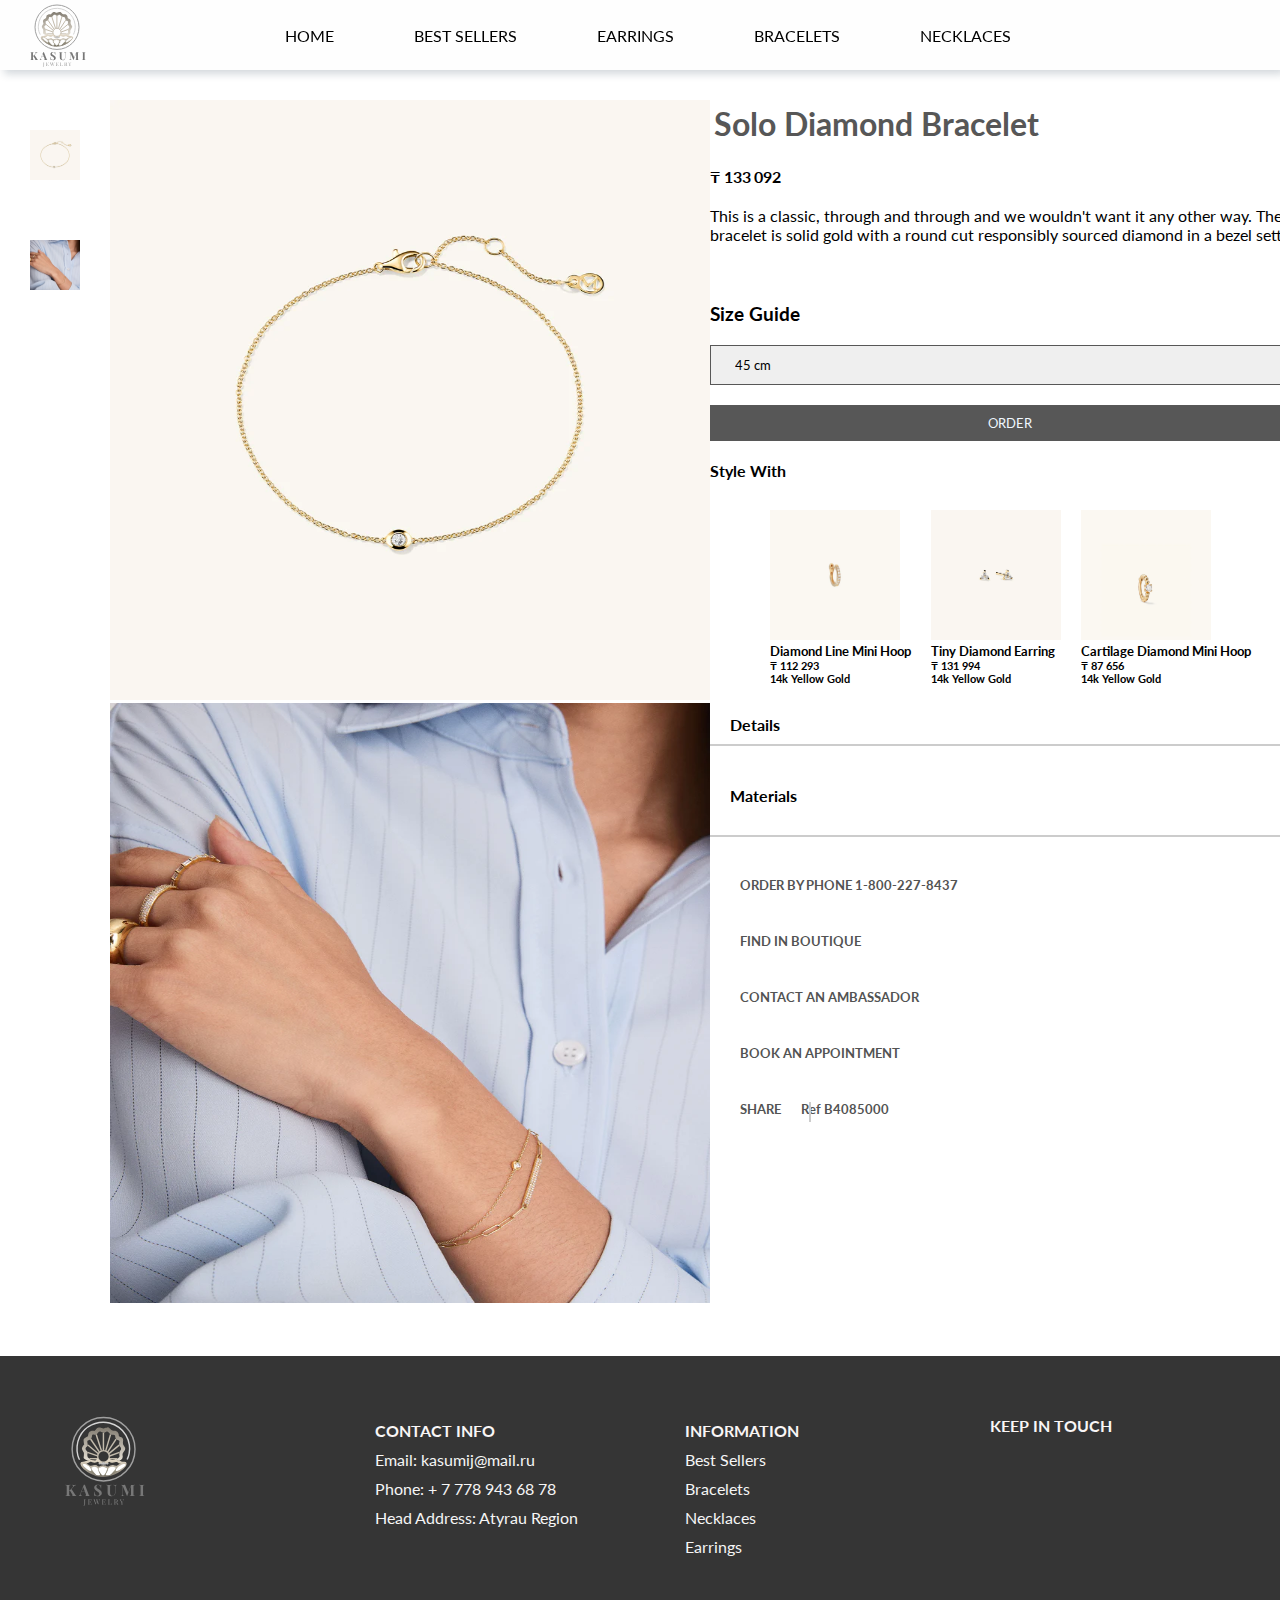
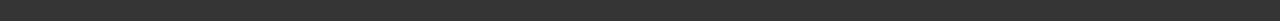
<file: productinfo4.html>
<!DOCTYPE html>
<html lang="en">

<head>
    <meta charset="UTF-8">
    <meta name="viewport" content="width=device-width, initial-scale=1.0">
    <title>Material Page</title>
    <link rel="stylesheet" href="productinfo4.css">
    <link rel="stylesheet" href="https://cdnjs.cloudflare.com/ajax/libs/font-awesome/6.6.0/css/all.min.css"
        integrity="sha512-Kc323vGBEqzTmouAECnVceyQqyqdsSiqLQISBL29aUW4U/M7pSPA/gEUZQqv1cwx4OnYxTxve5UMg5GT6L4JJg=="
        crossorigin="anonymous" referrerpolicy="no-referrer" />
    <link rel="preconnect" href="https://fonts.googleapis.com">
    <link rel="preconnect" href="https://fonts.gstatic.com" crossorigin>
    <link
        href="https://fonts.googleapis.com/css2?family=Lato:ital,wght@0,100;0,300;0,400;0,700;0,900;1,100;1,300;1,400;1,700;1,900&family=Playfair+Display:ital,wght@0,400..900;1,400..900&family=Poppins:ital,wght@0,100;0,200;0,300;0,400;0,500;0,600;0,700;0,800;0,900;1,100;1,200;1,300;1,400;1,500;1,600;1,700;1,800;1,900&display=swap"
        rel="stylesheet">
</head>

<body>
    <nav>
        <div class="logopic">
            <img class="logo" src="images/logo.svg">
            <ul class="nav-links">
                <li><a class="links" href="index.html">HOME</a></li>
                <li><a class="links" href="bestsellers.html">BEST SELLERS</a></li>
                <li><a class="links" href="earrings.html">EARRINGS</a></li>
                <li><a class="links" href="bracelets.html">BRACELETS</a></li>
                <li><a class="links" href="necklaces.html">NECKLACES</a></li>
            </ul>
            <div class="icons">
                <i class="fa-regular fa-user"></i>
                <i class="fa-regular fa-heart"></i>
                <i class="fa-solid fa-cart-shopping"></i>
            </div>
        </div>
    </nav>
    <section class="material">
        <div class="images2">
            <img class="pictures2" src="bestsell/solobracelet.jpg">
            <img class="pictures2" id="pic2" src="bestsell/bestsellermodel.jpg">
        </div>
        <div class="images">
            <img class="pictures" src="bestsell/solobracelet.jpg">
            <img class="pictures" id="pic" src="bestsell/bestsellermodel.jpg">
        </div>
        <div class="information">
            <h1>Solo Diamond Bracelet</h1>
            <h4>₸ 133 092</h4>
            <p>This is a classic, through and through and we wouldn't want it any other way. The bracelet is solid gold
                with a round cut responsibly sourced diamond in a bezel setting. </p>
            <br>
            <h3>Size Guide</h3>
            <select class="selection">Select Size
                <option>45 cm</option>
                <option>46 cm</option>
                <option>55 cm</option>
                <option>60 cm</option>
                <option>61 cm</option>
                <option>63 cm</option>
            </select>
            <button class="order">ORDER</button></a>
            <div class="style">
                <h4>Style With</h4>
                <div class="allelements">
                    <div class="images3">
                        <img class="stylepic" src="earring/DiamondLineMiniHoop_yg_hero__1 1 .png">
                        <h5>Diamond Line Mini Hoop</h5>
                        <h6>₸ 112 293</h6>
                        <h6>14k Yellow Gold</h6>
                    </div>
                    <div class="images3">
                        <img class="stylepic" src="earring/0-TINYDIAMONDS-DiamondLotusStuds-14K-Angled_326 1.png">
                        <h5>Tiny Diamond Earring</h5>
                        <h6>₸ 131 994</h6>
                        <h6>14k Yellow Gold</h6>
                    </div>
                    <div class="images3">
                        <img class="stylepic" src="earring/0_CartilageDiamondBeadedMiniHoop_YG_Hero 1.png">
                        <h5>Cartilage Diamond Mini Hoop</h5>
                        <h6>₸ 87 656</h6>
                        <h6>14k Yellow Gold</h6>
                    </div>
                </div>
                <div class="dropdown">
                    <div class="details">
                        <h4>Details</h4>
                        <i class="fa fa-caret-down"></i>
                    </div>
                    <div class="detailinfo">
                        <p class="detailssize">
                            - Average Carat Weight: 0.05 ct<br>
                            - Diamond Clarity: SI - I<br>
                            - Diamond Color: GHI<br>
                            - Stone Size: 2.3 mm
                    </div>
                </div>
                <hr>
                <div class="dropdown">
                    <div class="details">
                        <h4>Materials</h4>
                        <i class="fa fa-caret-down"></i>
                    </div>
                    <div class="detailinfo">
                        <p class="detailssize">When properly cared for, our 14k gold pieces can last forever. With its
                            beautiful, subtle hue, you can wear your jewelry every day, everywhere.
                    </div>
                </div>
            </div>
            <hr>
            <div class="contact">
                <i class="fa-solid fa-phone"></i>
                <h5>ORDER BY PHONE 1-800-227-8437</h5>
            </div>
            <div class="contact">
                <i class="fa-solid fa-store"></i>
                <h5>FIND IN BOUTIQUE</h5>
            </div>
            <div class="contact">
                <i class="fa-solid fa-headphones"></i>
                <h5>CONTACT AN AMBASSADOR</h5>
            </div>
            <div class="contact">
                <i class="fa-solid fa-book"></i>
                <h5>BOOK AN APPOINTMENT</h5>
            </div>
            <div class="contact">
                <i class="fa-solid fa-share"></i>
                <h5>SHARE</h5>
                <h5>Ref B4085000</h5>
                <hr class="sharings">
            </div>
        </div>
    </section>
    <footer>
        <div class="felements">
            <div class="footer-content">
                <image class="flogo" src="images/logo.svg"></image>
            </div>
            <div class="footer-content">
                <h4>CONTACT INFO</h4>
                <li><a href="#">Email: kasumij@mail.ru</a></li>
                <li><a href="#">Phone: + 7 778 943 68 78</a></li>
                <li><a href="#">Head Address: Atyrau Region</a></li>
            </div>
            <div class="footer-content">
                <h4>INFORMATION</h4>
                <li><a href="C:\Users\Murat\Desktop\Website\bestsellers.html">Best Sellers</a></li>
                <li><a href="C:\Users\Murat\Desktop\Website\bracelets.html">Bracelets</a></li>
                <li><a href="C:\Users\Murat\Desktop\Website\necklaces.html">Necklaces</a></li>
                <li><a href="C:\Users\Murat\Desktop\Website\earrings.html">Earrings</a></li>
            </div>
            <div class="icons2">
                <h4>KEEP IN TOUCH</h4>
                <div class="smedia">
                    <a href="#"><i class="fab fa-facebook"></i></a>
                    <a href="#"><i class="fab  fa-telegram"></i></a>
                    <a href="#"><i class="fab fa-instagram"></i></a>
                </div>
            </div>
    </footer>

</body>
<script src="productinfo.js"></script>

</html>
</file>
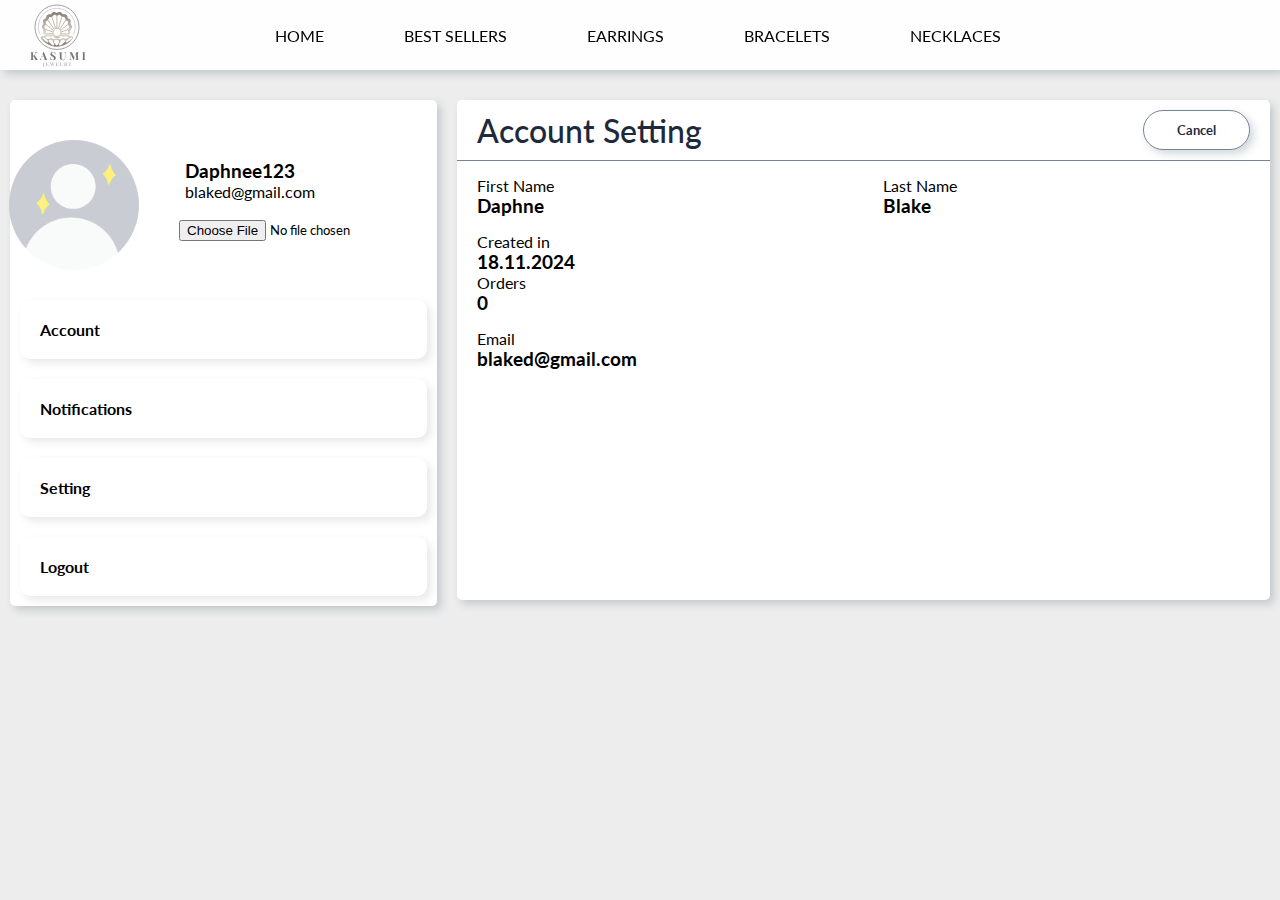
<file: userpage.html>
<!DOCTYPE html>
<html lang="en">

<head>
    <meta charset="UTF-8">
    <meta name="viewport" content="width=device-width, initial-scale=1.0">
    <title>Document</title>
    <link rel="stylesheet" href="userpage.css">
    <link rel="stylesheet" href="https://cdnjs.cloudflare.com/ajax/libs/font-awesome/6.6.0/css/all.min.css"
        integrity="sha512-Kc323vGBEqzTmouAECnVceyQqyqdsSiqLQISBL29aUW4U/M7pSPA/gEUZQqv1cwx4OnYxTxve5UMg5GT6L4JJg=="
        crossorigin="anonymous" referrerpolicy="no-referrer" />
    <link rel="preconnect" href="https://fonts.googleapis.com">
    <link rel="preconnect" href="https://fonts.gstatic.com" crossorigin>
    <link
        href="https://fonts.googleapis.com/css2?family=Lato:ital,wght@0,100;0,300;0,400;0,700;0,900;1,100;1,300;1,400;1,700;1,900&family=Playfair+Display:ital,wght@0,400..900;1,400..900&family=Poppins:ital,wght@0,100;0,200;0,300;0,400;0,500;0,600;0,700;0,800;0,900;1,100;1,200;1,300;1,400;1,500;1,600;1,700;1,800;1,900&display=swap"
        rel="stylesheet">
</head>

<body>
    <nav>
        <div class="logopic">
            <img class="logo" src="images/logo.svg">
            <ul class="nav-links">
                <li><a class="links" href="index.html">HOME</a></li>
                <li><a class="links" href="bestsellers.html">BEST SELLERS</a></li>
                <li><a class="links" href="earrings.html">EARRINGS</a></li>
                <li><a class="links" href="bracelets.html">BRACELETS</a></li>
                <li><a class="links" href="necklaces.html">NECKLACES</a></li>
            </ul>
            <div class="icons">
                <i id="loginshow" class="fa-regular fa-user"></i>
                <i class="fa-regular fa-heart"></i>
                <i class="fa-solid fa-cart-shopping"></i>
                <span class="quantity"></span>
            </div>
        </div>
    </nav>
    <div class="container">
        <div class="profile">
            <div class="profileheader">
                <div class="user-img">
                    <img id="photo" src="noname.jpg" style="width:130px; height: 130px;">
                    <input type="file" id="file">
                    <label id="uploadbtn"></label>
                </div>
                <div class="profile-text-container">
                    <h3 class="profile-title">Daphnee123</h3>
                    <p class="profile-title">blaked@gmail.com</p>
                </div>
            </div>
            <div class="menu">
                <div class="iconandnaming">
                    <h4>Account </h4>
                    <a href="#" class="menu-link"><i class="fa-solid fa-circle-user"></i></a>
                </div>
                <div class="iconandnaming">
                    <h4>Notifications </h4>
                    <a href="#" class="menu-link"><i class="fa-solid fa-bell menu-icon"></i></a>
                </div>
                <div class="iconandnaming">
                    <h4>Setting </h4>
                    <a href="#" class="menu-link"><i class="fa-solid fa-gear menu-icon"></i></a>
                </div>
                <div class="iconandnaming">
                    <h4>Logout </h4>
                    <a href="#" class="menu-link"><i class="fa-solid fa-right-from-bracket menu-icon"></i></a>
                </div>
            </div>
        </div>
        <form class="account">
            <div class="account-header">
                <h1 class="account-title">Account Setting</h1>
                <div class="btn-container">
                    <button class="btn-cancel">Cancel</button>
                </div>
            </div>
            <div class="account-edit">
                <div class="input-container">
                    <label>First Name</label>
                    <h3>Daphne</h3>
                </div>
                <div class="input-container">
                    <label>Last Name</label>
                    <h3>Blake</h3>
                </div>
            </div>
            <div class="input-container">
                <label>Created in</label>
                <h3>18.11.2024</h3>
            </div>
            <div class="input-container">
                <label>Orders</label>
                <h3>0</h3>
            </div>
            <div class="account-edit">
                <div class="input-container">
                    <label>Email</label>
                    <h3>blaked@gmail.com</h3>
                </div>
            </div>
    </div>
    </form>
    </div>
</body>
<script src="user.js"></script>

</html>
</file>
<file: bestsellers.css>
*{
    margin:0;
    padding:0;
    box-sizing: border-box;
    font-family: 'Lato',sans-serif;
}

a{
list-style-type: none;
text-decoration: none;
}

nav{
    position: fixed;
    z-index: 1000;
    top:0;
    left:0;
    height:70px;
    background-color: rgb(254, 254, 254);
    width:100%;
    box-shadow: 4px 4px 8px 0px rgba(34, 60, 80, 0.2);
}

.logopic{
    position: relative;
    height: 100%;
    margin:0 auto;
    padding: 0 30px;
    display: flex;
    align-items: center;
    justify-content: space-between;
    cursor: pointer;
}

.nav-links{
    display: flex;
    align-items: center;
}

.nav-links li,.links{
    list-style: none;
    margin:0 20px;
    color: black;
}
.links{
    padding-bottom: 5px;
    position: relative;
}

.popup{
    display: none;
    position: absolute;
    top:50%;
    left:50%;
    transform: translate(-50%,-50%) scale(1.50);
    opacity: 0;
    width:380px;
    padding:20px 30px;
    background: #fff;
    box-shadow: 4px 4px 8px 0px rgba(34, 60, 80, 0.2);
    border-radius: 10px;
    transition: opacity 0.3s ease-in-out, transform 0.8s ease-in-out,
    transform 0.8s ease-in-out;
    
}
#login{
    color:#222;
}
.register{
    display: none;
    position: absolute;
    top:50%;
    left:50%;
    transform: translate(-50%,-50%) scale(1.25);
    opacity: 0;
    width:380px;
    padding:20px 30px;
    background: #fff;
    box-shadow: 4px 4px 8px 0px rgba(34, 60, 80, 0.2);
    border-radius: 10px;
    margin-top:40px;
    height:520px;
}

.popup.active{
    display: block;
    top:50%;
    opacity: 1;
    transform: translate(-50%,-50%) scale(1.25);
}
.register.active{
    display: block;
    top:50%;
    opacity: 1;
    transform: translate(-50%,-50%) scale(1.25);
}

.no-scroll{
    overflow:hidden;
}
.popup .close-btn{
    position: absolute;
    top:10px;
    right:10px;
    width:15px;
    height:15px;
    background-color: #888;
    color:#eee;
    text-align: center;
    line-height: 15px ;
    border-radius: 15px;
    cursor: pointer;
}
.close-btn{
    position: absolute;
    top:10px;
    right:10px;
    width:15px;
    height:15px;
    background-color: #888;
    color:#eee;
    text-align: center;
    line-height: 15px ;
    border-radius: 15px;
    cursor: pointer;
}

.popup .form h2{
    text-align: center;
    color:#222;
    margin:10px 0px 20px;
    font-size: 25px;
}
.register h2{
    text-align: center;
    color:#222;
    margin:10px 0px 20px;
    font-size: 25px;
}
.register h6{
    color:#353535;
    font-size: 10px;
    margin-top:4px;
}

.popup .form .form-element{
    margin:15px 0px;
}
.register .form .form-element{
    margin:15px 0px;
}

.popup .form .form-element label{
    font-size: 14px;
    color:#222;
}

.register .form-element label{
    font-size: 14px;
    color:#222;
}
.forgotnew{
    display: flex;
    gap:20px;
    font-size: 13px;
    justify-content: center;
}
.forgot{
color:#222;
}
.popup .form .form-element input[type="text"],
.popup .form .form-element input[type="password"]{
    margin-top:5px;
    display: block;
    width:100%;
    padding:10px;
    outline:none;
    border:1px solid #aaa;
    border-radius: 5px;
    outline:none;
    border: none;
    border-bottom: 1px solid rgb(223,223,223);
    font-size: 13px;
    padding:10px;
}
.register .form .form-element input[type="text"],
.register .form .form-element input[type="password"]{
    margin-top:5px;
    display: block;
    width:100%;
    padding:10px;
    border:1px solid #aaa;
    border-radius: 5px;
    outline:none;
    border: none;
    border-bottom: 1px solid rgb(223,223,223);
    font-size: 13px;
    padding:10px;
}

.popup .form .form-element input[type="checkbox"]{
    margin-right:5px;
}
.register .form .form-element input[type="checkbox"]{
    margin-right:5px;
}

.popup .form .form-element .signin{
width:100%;
height:40px;
border:none;
outline:none;
font-size: 15px;
background: #b3b3b3;
color:#f5f5f5;
border-radius: 5px;
cursor: pointer;
}
.register .form .form-element .signin,.signup{
    width:100%;
    height:40px;
    border:none;
    outline:none;
    font-size: 15px;
    background: #b3b3b3;
    color:#f5f5f5;
    border-radius: 5px;
    
    }
.all{
    align-items: center;
    justify-content: center;
    width: 100%;
    align-items: center;
}

.container .search{
    display: flex;
    padding:30px 0px;
    align-items: center;
}
.search input{
    width:100%;
    padding:15px 16px;
    align-items: center;
    margin-top:20px;
    border-radius: 3px;
    border:none;
    outline:none;
    border-bottom: 2px solid #575757;
}
input#find{
    align-items: center;
}
.indicatorilist h2,h3{
    text-align: left;
    color:#855e5e;
}
.missionbanner{
    display: flex;
    width: 100%;
    background-color: #F9F7F7;
    text-align: left;
}
.missionbanner h2{
    text-align:center;
    justify-content: space-between;
    padding:10%;
}
.mission{
    align-items: center;
    width:100%;
    height: auto;
    margin-top:80px;
}

.pictures3{
    width:50%;
    height:500px;
    object-fit: cover;
}

.text{
    color: #855e5e;
    display: flex;
    flex-direction: column;
}
.text h5,h1,p,.read{
    text-align: left;
    padding:10px 20px;
    margin-top:50px;
} 

.text p{
    font-family: 'Playfair Display',sans-serif;
}

a.read:hover{
    color:#ff5757;
    transition-duration: 0.3s;
    cursor: pointer;
}
.banner{
    margin-top:70px;
}
.links::before{
    content:"";
    position: absolute;
    bottom:-3px;
    left:0;
    height: 3px;
    width:30%;
    background: #0000006e;
    border-radius: 50px;
    transform: scaleX(0);
    transition: transform 0.1s linear;
    transform-origin: left;

}
.links:hover::before{
    transform:scaleX(2);
    color:#575757
}

.icons{
    display: flex;
    gap: 20px;
    cursor: pointer;

}
li{
    list-style-type: none;
}
main{
    width:90%;
    margin:80px auto;
}
header{
    width:100%;
    height:100px;
    display: flex;
    align-items: center;
    justify-content: space-between;
    margin-top:90px;
}

header ul li{
    list-style: none;
    padding:20px;
    margin-left:60px;
    float: left;
    font-size:15px;
    margin-top:50px;
    align-items: center;
    justify-content: center;
}
header ul li.active{
    background-color:#c1b9b9;
    cursor: pointer;
    border-color: #565025;
    border-radius: 20px;
}
header ul li.active:hover{
    background-color: #767676;
    transition-duration: 0.4s;
}
header ul li.active a{
    color:#ffffff;
    font-weight: bold;
}

.product-field{
    padding:10px 20px;
    display:grid;
    grid-template-columns: repeat(4,1fr);
    gap:30px;
    align-items: center;
    justify-content: center;
}

.quantity2{
    position: absolute;
    margin-left:55px;
    background-color: #8888886e;
    color:#fff;
    border-radius: 50% ;
    width:15px;
    text-align: center;
}
.quantity{
    position: absolute;
    margin-left:95px;
    background-color: #8888886e;
    color:#fff;
    border-radius: 50% ;
    width:15px;
    text-align: center;
}

.container{
    background-color: rgb(254, 254, 254);
    width:100%;
    height:500px;
    box-shadow: 4px 4px 8px 0px rgba(34, 60, 80, 0.2);
}
.detail{
    display:flex;
    flex-direction: column;
    align-items: center;
    justify-content: center;
}

.share{
    display: flex;
    gap:15px;
    position: absolute;
    margin-top: -44%;
    margin-left:12%;
    z-index: 1;
}
strong,small,.price{
    padding:5px;
    text-align: center;
}
img.pictures{
    margin-left:20px;
    margin-top:10px;
}
.hide {
    display: none;
}

h4.view{
    text-align: center;
    margin-top:30px;
}
.btn,.btn2{
    background-color:#a09e9e;
    color:#F6F6F6;
    padding:10px 20px;
    margin:4px;
    border:none;
    border-radius: 10px;
    cursor: pointer;
}

.footer-content{
    display:flex;
    flex-direction: column;
    background-color: #353535;
    padding:40px;
    width: 100%;
    
}

.icons2{
    display:flex;
    flex-direction: column;
    padding:40px;
}

.icons2 i{
    padding:5px;
    color: #F6F6F6;
    display: flex;   
}
.smedia{
    display: flex;
    flex-direction: row;

}

.felements{
    display: grid;
    grid-template-columns: repeat(4,1fr);
    background-color: #353535;
    color:#f9f6f6;
    padding:20px;
    margin-top:50px;
    width:100%;
}
.footer-content li{
 list-style-type: none;
 padding:5px;
}

.flogo{
    width:90px;
    height:90px;
}
.footer-content a{
    color:#F6F6F6;
}
.footer-content a:hover{
    color: #575757;
    transition-duration: 0.9;
}
.footer-content h4{
    padding:5px;
}
.cart-container1 {
    position: fixed;
    right:0;
    background-color: #ffffff;
    box-shadow: 4px 4px 8px 0px rgba(34, 60, 80, 0.2);
    bottom:0;
    top:0;
    margin-top:40px;
    display:flex;
    align-items: center;
    justify-content: center;
    padding:80px;
    justify-content: center;
    transform: translateX(100%);
    z-index: 190;
    opacity: 0;
    transition: transform 0.5s ease-in, opacity 0.5s ease-in; 
    overflow-x: hidden;
}
.cart-container1.active{
    transform: translateX(0);
    opacity: 1;
    transition-duration: 0.5s;
}

.cart-container2 {
    position: fixed;
    right:0;
    background-color: #ffffff;
    box-shadow: 4px 4px 8px 0px rgba(34, 60, 80, 0.2);
    bottom:0;
    top:0;
    display: none;
    align-items: center;
    justify-content: center;
    padding:80px;
    transition-duration: 0.2s;
    z-index: 190;
    overflow-x: auto;
    width:100%;
}
.cartdetails{
    background-color: #ffffff;
    box-shadow: 4px 4px 8px 0px rgba(34, 60, 80, 0.2);
    display: flex;
    flex-direction: column;
    justify-content: space-around;
    margin: 10px;
    border-radius: 10px;
}
.cartdetails2{
    background-color: #ffffff;
    display: flex;
    flex-direction: column;
    justify-content: space-around;
    margin: 10px;
    border-radius: 10px;
    width:100%;  
}

.infopic{
    display:flex;
    justify-content: center;
}
.information h4{
    color:#ab9c9c;
}
hr{
    color:#353535;
}
.information{
    display: flex;
    flex-direction: column;
    justify-content: center;
    padding:20px;
}
#clear,#check{
    background-color: #353535;
    color:aliceblue;
    padding:10px 20px;
    cursor: pointer;
    border-radius: 10px;
}
#check{
    width:100%;
}
.btns{
    display: flex;
    flex-direction:column;
    justify-content: space-around;
    gap:40px;

}

.favoritess{
    padding:10px;
    color:#615a2c ;
    outline:none;
    background-color: #ffffff;
    box-shadow: 4px 4px 8px 0px rgba(197, 197, 197, 0.2);
    border:1px solid #a9a9a9;
    border-radius: 4px;
    cursor:pointer;
    font-size: 10px;
    display: flex;
    z-index: 0;
}
.favoritess:hover{
    background-color: #eaeaea;
    transform: translateX(1.4px);
    transition-duration: 0.2s;
}
.favorites.active{
    display: none;
}


.naming{
    display: flex;
    justify-content: space-between;
    align-items: center;
    justify-content: center;
    gap:15px;
}
.naming h2{
    text-align: center;
    margin-top:30px;
    margin-bottom:30px;
    color:#353535;
}
#total{
    text-align: center;
    margin-top:30px;
    margin-bottom:30px; 
}
.remove2{
    background-color: #353535;
    padding:10px 20px;
    margin:10px;
    color:#f9f6f6;  
    border:none;
    border-radius: 20px;
    width:300px;
    margin-left:40%;
}
.remove{
    background-color: #353535;
    padding:10px 20px;
    margin:10px;
    color:#f9f6f6;  
    border:none;
    border-radius: 20px;
}
</file>
<file: bracelets.css>
*{
    margin:0;
    padding:0;
    box-sizing: border-box;
    font-family: 'Lato',sans-serif;
}

a{
list-style-type: none;
text-decoration: none;
}

nav{
    position: fixed;
    z-index: 1000;
    top:0;
    left:0;
    height:70px;
    background-color: rgb(254, 254, 254);
    width:100%;
    box-shadow: 4px 4px 8px 0px rgba(34, 60, 80, 0.2);
}

.logopic{
    position: relative;
    height: 100%;
    margin:0 auto;
    padding: 0 30px;
    display: flex;
    align-items: center;
    justify-content: space-between;
    cursor: pointer;
}

.nav-links{
    display: flex;
    align-items: center;
}

.nav-links li,.links{
    list-style: none;
    margin:0 20px;
    color: black;
}
.links{
    padding-bottom: 5px;
    position: relative;
}

.popup{
    display: none;
    position: absolute;
    top:50%;
    left:50%;
    transform: translate(-50%,-50%) scale(1.50);
    opacity: 0;
    width:380px;
    padding:20px 30px;
    background: #fff;
    box-shadow: 4px 4px 8px 0px rgba(34, 60, 80, 0.2);
    border-radius: 10px;
    transition: opacity 0.3s ease-in-out, transform 0.8s ease-in-out,
    transform 0.8s ease-in-out;
    
}
#login{
    color:#222;
}
.register{
    display: none;
    position: absolute;
    top:50%;
    left:50%;
    transform: translate(-50%,-50%) scale(1.25);
    opacity: 0;
    width:380px;
    padding:20px 30px;
    background: #fff;
    box-shadow: 4px 4px 8px 0px rgba(34, 60, 80, 0.2);
    border-radius: 10px;
    margin-top:40px;
    height:520px;
}

.popup.active{
    display: block;
    top:50%;
    opacity: 1;
    transform: translate(-50%,-50%) scale(1.25);
}
.register.active{
    display: block;
    top:50%;
    opacity: 1;
    transform: translate(-50%,-50%) scale(1.25);
}

.no-scroll{
    overflow:hidden;
}
.popup .close-btn{
    position: absolute;
    top:10px;
    right:10px;
    width:15px;
    height:15px;
    background-color: #888;
    color:#eee;
    text-align: center;
    line-height: 15px ;
    border-radius: 15px;
    cursor: pointer;
}
.close-btn{
    position: absolute;
    top:10px;
    right:10px;
    width:15px;
    height:15px;
    background-color: #888;
    color:#eee;
    text-align: center;
    line-height: 15px ;
    border-radius: 15px;
    cursor: pointer;
}

.popup .form h2{
    text-align: center;
    color:#222;
    margin:10px 0px 20px;
    font-size: 25px;
}
.register h2{
    text-align: center;
    color:#222;
    margin:10px 0px 20px;
    font-size: 25px;
}
.register h6{
    color:#353535;
    font-size: 10px;
    margin-top:4px;
}

.popup .form .form-element{
    margin:15px 0px;
}
.register .form .form-element{
    margin:15px 0px;
}

.popup .form .form-element label{
    font-size: 14px;
    color:#222;
}

.register .form-element label{
    font-size: 14px;
    color:#222;
}
.forgotnew{
    display: flex;
    gap:20px;
    font-size: 13px;
    justify-content: center;
}
.forgot{
color:#222;
}
.popup .form .form-element input[type="text"],
.popup .form .form-element input[type="password"]{
    margin-top:5px;
    display: block;
    width:100%;
    padding:10px;
    outline:none;
    border:1px solid #aaa;
    border-radius: 5px;
    outline:none;
    border: none;
    border-bottom: 1px solid rgb(223,223,223);
    font-size: 13px;
    padding:10px;
}
.register .form .form-element input[type="text"],
.register .form .form-element input[type="password"]{
    margin-top:5px;
    display: block;
    width:100%;
    padding:10px;
    border:1px solid #aaa;
    border-radius: 5px;
    outline:none;
    border: none;
    border-bottom: 1px solid rgb(223,223,223);
    font-size: 13px;
    padding:10px;
}

.popup .form .form-element input[type="checkbox"]{
    margin-right:5px;
}
.register .form .form-element input[type="checkbox"]{
    margin-right:5px;
}

.popup .form .form-element .signin{
width:100%;
height:40px;
border:none;
outline:none;
font-size: 15px;
background: #b3b3b3;
color:#f5f5f5;
border-radius: 5px;
cursor: pointer;
}
.register .form .form-element .signin,.signup{
    width:100%;
    height:40px;
    border:none;
    outline:none;
    font-size: 15px;
    background: #b3b3b3;
    color:#f5f5f5;
    border-radius: 5px;
    
    }
.all{
    align-items: center;
    justify-content: center;
    width: 100%;
    align-items: center;
}

.container .search{
    display: flex;
    padding:30px 0px;
    align-items: center;
}
.search input{
    width:100%;
    padding:15px 16px;
    align-items: center;
    margin-top:20px;
    border-radius: 3px;
    border:none;
    outline:none;
    border-bottom: 2px solid #575757;
}
input#find{
    align-items: center;
}
.indicatorilist h2,h3{
    text-align: left;
    color:#855e5e;
}
.missionbanner{
    display: flex;
    width: 100%;
    background-color: #F9F7F7;
    text-align: left;
}
.missionbanner h2{
    text-align:center;
    justify-content: space-between;
    padding:10%;
}
.mission{
    align-items: center;
    width:100%;
    height: auto;
    margin-top:80px;
}

.pictures3{
    width:100%;
    height:500px;
    object-fit: cover;
}

.text{
    color: #855e5e;
    display: flex;
    flex-direction: column;
}
.text h5,h1,p,.read{
    text-align: left;
    padding:10px 20px;
    margin-top:50px;
} 

.text p{
    font-family: 'Playfair Display',sans-serif;
}

a.read:hover{
    color:#ff5757;
    transition-duration: 0.3s;
    cursor: pointer;
}
.banner{
    margin-top:70px;
}
.links::before{
    content:"";
    position: absolute;
    bottom:-3px;
    left:0;
    height: 3px;
    width:30%;
    background: #0000006e;
    border-radius: 50px;
    transform: scaleX(0);
    transition: transform 0.1s linear;
    transform-origin: left;

}
.links:hover::before{
    transform:scaleX(2);
    color:#575757
}

.icons{
    display: flex;
    gap: 20px;
    cursor: pointer;

}
li{
    list-style-type: none;
}
main{
    width:90%;
    margin:80px auto;
}
header{
    width:100%;
    height:100px;
    display: flex;
    align-items: center;
    justify-content: space-between;
    margin-top:90px;
}

header ul li{
    list-style: none;
    padding:20px;
    margin-left:60px;
    float: left;
    font-size:15px;
    margin-top:50px;
    align-items: center;
    justify-content: center;
}
header ul li.active{
    background-color:#c1b9b9;
    cursor: pointer;
    border-color: #565025;
    border-radius: 20px;
}
header ul li.active:hover{
    background-color: #767676;
    transition-duration: 0.4s;
}
header ul li.active a{
    color:#ffffff;
    font-weight: bold;
}

.product-field{
    padding:10px 20px;
    display:grid;
    grid-template-columns: repeat(4,1fr);
    gap:30px;
    align-items: center;
    justify-content: center;

}

.quantity2{
    position: absolute;
    margin-left:75px;
    background-color: #8888886e;
    color:#fff;
    border-radius: 50% ;
    width:15px;
    text-align: center;
}
.quantity{
    position: absolute;
    margin-left:110px;
    background-color: #8888886e;
    color:#fff;
    border-radius: 50% ;
    width:15px;
    text-align: center;
}

.container{
    background-color: rgb(254, 254, 254);
    width:100%;
    height:500px;
    box-shadow: 4px 4px 8px 0px rgba(34, 60, 80, 0.2);
}
.detail{
    display:flex;
    flex-direction: column;
    align-items: center;
    justify-content: center;
}

.share{
    display: flex;
    gap:15px;
    position: absolute;
    margin-top: -44%;
    margin-left:12%;
    z-index: 1;
}
strong,small,.price{
    padding:5px;
    text-align: center;
}
img.pictures{
    margin-left:20px;
    margin-top:10px;
    width:300px;
}
.hide {
    display: none;
}

h4.view{
    text-align: center;
    margin-top:30px;
}
.btn,.btn2{
    background-color:#a09e9e;
    color:#F6F6F6;
    padding:10px 20px;
    margin:4px;
    border:none;
    border-radius: 10px;
    cursor: pointer;
}

.footer-content{
    display:flex;
    flex-direction: column;
    background-color: #353535;
    padding:40px;
    width: 100%;
    
}

.icons2{
    display:flex;
    flex-direction: column;
    padding:40px;
}

.icons2 i{
    padding:5px;
    color: #F6F6F6;
    display: flex;   
}
.smedia{
    display: flex;
    flex-direction: row;

}

.felements{
    display: grid;
    grid-template-columns: repeat(4,1fr);
    background-color: #353535;
    color:#f9f6f6;
    padding:20px;
    margin-top:50px;
    width:100%;
}
.footer-content li{
 list-style-type: none;
 padding:5px;
}

.flogo{
    width:90px;
    height:90px;
}
.footer-content a{
    color:#F6F6F6;
}
.footer-content a:hover{
    color: #575757;
    transition-duration: 0.9;
}
.footer-content h4{
    padding:5px;
}

.cart-container1 {
    position: fixed;
    right:0;
    background-color: #ffffff;
    box-shadow: 4px 4px 8px 0px rgba(34, 60, 80, 0.2);
    bottom:0;
    top:0;
    margin-top:40px;
    display:flex;
    align-items: center;
    justify-content: center;
    padding:80px;
    justify-content: center;
    transform: translateX(100%);
    z-index: 190;
    opacity: 0;
    transition: transform 0.5s ease-in, opacity 0.5s ease-in; 
    overflow-x: hidden;
}
.cart-container1.active{
    transform: translateX(0);
    opacity: 1;
    transition-duration: 0.5s;
}

.cart-container2 {
    position: fixed;
    right:0;
    background-color: #ffffff;
    box-shadow: 4px 4px 8px 0px rgba(34, 60, 80, 0.2);
    bottom:0;
    top:0;
    display: none;
    align-items: center;
    justify-content: center;
    padding:80px;
    transition-duration: 0.2s;
    z-index: 190;
    overflow-x: auto;
    width:100%;
}
.cartdetails{
    background-color: #ffffff;
    box-shadow: 4px 4px 8px 0px rgba(34, 60, 80, 0.2);
    display: flex;
    flex-direction: column;
    justify-content: space-around;
    margin: 10px;
    border-radius: 10px;
}
.cartdetails2{
    background-color: #ffffff;
    display: flex;
    flex-direction: column;
    justify-content: space-around;
    margin: 10px;
    border-radius: 10px;
    width:100%;  
}

.infopic{
    display:flex;
    justify-content: center;
}
.information h4{
    color:#ab9c9c;
}
hr{
    color:#353535;
}
.information{
    display: flex;
    flex-direction: column;
    justify-content: center;
    padding:20px;
}
#clear,#check{
    background-color: #353535;
    color:aliceblue;
    padding:10px 20px;
    cursor: pointer;
    border-radius: 10px;
}
#check{
    width:100%;
}
.btns{
    display: flex;
    flex-direction:column;
    justify-content: space-around;
    gap:40px;

}

.favoritess{
    padding:10px;
    color:#615a2c ;
    outline:none;
    background-color: #ffffff;
    box-shadow: 4px 4px 8px 0px rgba(197, 197, 197, 0.2);
    border:1px solid #a9a9a9;
    border-radius: 4px;
    cursor:pointer;
    font-size: 10px;
    display: flex;
    z-index: 0;
}
.favoritess:hover{
    background-color: #eaeaea;
    transform: translateX(1.4px);
    transition-duration: 0.2s;
}
.favorites.active{
    display: none;
}


.naming{
    display: flex;
    justify-content: space-between;
    align-items: center;
    justify-content: center;
    gap:15px;
}
.naming h2{
    text-align: center;
    margin-top:30px;
    margin-bottom:30px;
    color:#353535;
}
#total{
    text-align: center;
    margin-top:30px;
    margin-bottom:30px; 
}
.remove2{
    background-color: #353535;
    padding:10px 20px;
    margin:10px;
    color:#f9f6f6;  
    border:none;
    border-radius: 20px;
    width:300px;
    margin-left:40%;
}
.remove{
    background-color: #353535;
    padding:10px 20px;
    margin:10px;
    color:#f9f6f6;  
    border:none;
    border-radius: 20px;
}
</file>
<file: earrings.css>
*{
    margin:0;
    padding:0;
    box-sizing: border-box;
    font-family: 'Lato',sans-serif;
}

a{
list-style-type: none;
text-decoration: none;
}

nav{
    position: fixed;
    z-index: 1000;
    top:0;
    left:0;
    height:70px;
    background-color: rgb(254, 254, 254);
    width:100%;
    box-shadow: 4px 4px 8px 0px rgba(34, 60, 80, 0.2);
}

.logopic{
    position: relative;
    height: 100%;
    margin:0 auto;
    padding: 0 30px;
    display: flex;
    align-items: center;
    justify-content: space-between;
    cursor: pointer;
}

.nav-links{
    display: flex;
    align-items: center;
}

.nav-links li,.links{
    list-style: none;
    margin:0 20px;
    color: black;
}
.links{
    padding-bottom: 5px;
    position: relative;
}

.popup{
    display: none;
    position: absolute;
    top:50%;
    left:50%;
    transform: translate(-50%,-50%) scale(1.50);
    opacity: 0;
    width:380px;
    padding:20px 30px;
    background: #fff;
    box-shadow: 4px 4px 8px 0px rgba(34, 60, 80, 0.2);
    border-radius: 10px;
    transition: opacity 0.3s ease-in-out, transform 0.8s ease-in-out,
    transform 0.8s ease-in-out;
    
}
#login{
    color:#222;
}
.register{
    display: none;
    position: absolute;
    top:50%;
    left:50%;
    transform: translate(-50%,-50%) scale(1.25);
    opacity: 0;
    width:380px;
    padding:20px 30px;
    background: #fff;
    box-shadow: 4px 4px 8px 0px rgba(34, 60, 80, 0.2);
    border-radius: 10px;
    margin-top:40px;
    height:520px;
}

.popup.active{
    display: block;
    top:50%;
    opacity: 1;
    transform: translate(-50%,-50%) scale(1.25);
}
.register.active{
    display: block;
    top:50%;
    opacity: 1;
    transform: translate(-50%,-50%) scale(1.25);
}

.no-scroll{
    overflow:hidden;
}
.popup .close-btn{
    position: absolute;
    top:10px;
    right:10px;
    width:15px;
    height:15px;
    background-color: #888;
    color:#eee;
    text-align: center;
    line-height: 15px ;
    border-radius: 15px;
    cursor: pointer;
}
.close-btn{
    position: absolute;
    top:10px;
    right:10px;
    width:15px;
    height:15px;
    background-color: #888;
    color:#eee;
    text-align: center;
    line-height: 15px ;
    border-radius: 15px;
    cursor: pointer;
}

.popup .form h2{
    text-align: center;
    color:#222;
    margin:10px 0px 20px;
    font-size: 25px;
}
.register h2{
    text-align: center;
    color:#222;
    margin:10px 0px 20px;
    font-size: 25px;
}
.register h6{
    color:#353535;
    font-size: 10px;
    margin-top:4px;
}

.popup .form .form-element{
    margin:15px 0px;
}
.register .form .form-element{
    margin:15px 0px;
}

.popup .form .form-element label{
    font-size: 14px;
    color:#222;
}

.register .form-element label{
    font-size: 14px;
    color:#222;
}
.forgotnew{
    display: flex;
    gap:20px;
    font-size: 13px;
    justify-content: center;
}
.forgot{
color:#222;
}
.popup .form .form-element input[type="text"],
.popup .form .form-element input[type="password"]{
    margin-top:5px;
    display: block;
    width:100%;
    padding:10px;
    outline:none;
    border:1px solid #aaa;
    border-radius: 5px;
    outline:none;
    border: none;
    border-bottom: 1px solid rgb(223,223,223);
    font-size: 13px;
    padding:10px;
}
.register .form .form-element input[type="text"],
.register .form .form-element input[type="password"]{
    margin-top:5px;
    display: block;
    width:100%;
    padding:10px;
    border:1px solid #aaa;
    border-radius: 5px;
    outline:none;
    border: none;
    border-bottom: 1px solid rgb(223,223,223);
    font-size: 13px;
    padding:10px;
}

.popup .form .form-element input[type="checkbox"]{
    margin-right:5px;
}
.register .form .form-element input[type="checkbox"]{
    margin-right:5px;
}

.popup .form .form-element .signin{
width:100%;
height:40px;
border:none;
outline:none;
font-size: 15px;
background: #b3b3b3;
color:#f5f5f5;
border-radius: 5px;
cursor: pointer;
}
.register .form .form-element .signin,.signup{
    width:100%;
    height:40px;
    border:none;
    outline:none;
    font-size: 15px;
    background: #b3b3b3;
    color:#f5f5f5;
    border-radius: 5px;
    
    }
.all{
    align-items: center;
    justify-content: center;
    width: 100%;
    align-items: center;
}

.container .search{
    display: flex;
    padding:30px 0px;
    align-items: center;
}
.search input{
    width:100%;
    padding:15px 16px;
    align-items: center;
    margin-top:20px;
    border-radius: 3px;
    border:none;
    outline:none;
    border-bottom: 2px solid #575757;
}
input#find{
    align-items: center;
}
.indicatorilist h2,h3{
    text-align: left;
    color:#855e5e;
}
.missionbanner{
    display: flex;
    width: 100%;
    background-color: #F9F7F7;
    text-align: left;
}
.missionbanner h2{
    text-align:center;
    justify-content: space-between;
    padding:10%;
}
.mission{
    align-items: center;
    width:100%;
    height: auto;
    margin-top:80px;
}

.pictures3{
    width:100%;
    height:500px;
    object-fit: cover;
}

.text{
    color: #855e5e;
    display: flex;
    flex-direction: column;
}
.text h5,h1,p,.read{
    text-align: left;
    padding:10px 20px;
    margin-top:50px;
} 

.text p{
    font-family: 'Playfair Display',sans-serif;
}

a.read:hover{
    color:#ff5757;
    transition-duration: 0.3s;
    cursor: pointer;
}
.banner{
    margin-top:70px;
}
.links::before{
    content:"";
    position: absolute;
    bottom:-3px;
    left:0;
    height: 3px;
    width:30%;
    background: #0000006e;
    border-radius: 50px;
    transform: scaleX(0);
    transition: transform 0.1s linear;
    transform-origin: left;

}
.links:hover::before{
    transform:scaleX(2);
    color:#575757
}

.icons{
    display: flex;
    gap: 20px;
    cursor: pointer;

}
li{
    list-style-type: none;
}
main{
    width:90%;
    margin:80px auto;
}
header{
    width:100%;
    height:100px;
    display: flex;
    align-items: center;
    justify-content: space-between;
    margin-top:90px;
}

header ul li{
    list-style: none;
    padding:20px;
    margin-left:60px;
    float: left;
    font-size:15px;
    margin-top:50px;
    align-items: center;
    justify-content: center;
}
header ul li.active{
    background-color:#c1b9b9;
    cursor: pointer;
    border-color: #565025;
    border-radius: 20px;
}
header ul li.active:hover{
    background-color: #767676;
    transition-duration: 0.4s;
}
header ul li.active a{
    color:#ffffff;
    font-weight: bold;
}

.product-field{
    padding:10px 20px;
    display:grid;
    grid-template-columns: repeat(4,1fr);
    gap:30px;
    align-items: center;
    justify-content: center;
}

.quantity2{
    position: absolute;
    margin-left:55px;
    background-color: #8888886e;
    color:#fff;
    border-radius: 50% ;
    width:15px;
    text-align: center;
}
.quantity{
    position: absolute;
    margin-left:95px;
    background-color: #8888886e;
    color:#fff;
    border-radius: 50% ;
    width:15px;
    text-align: center;
}

.container{
    background-color: rgb(254, 254, 254);
    width:100%;
    height:500px;
    box-shadow: 4px 4px 8px 0px rgba(34, 60, 80, 0.2);
}
.detail{
    display:flex;
    flex-direction: column;
    align-items: center;
    justify-content: center;
}

.share{
    display: flex;
    gap:15px;
    position: absolute;
    margin-top: -44%;
    margin-left:12%;
    z-index: 1;
}
strong,small,.price{
    padding:5px;
    text-align: center;
}
img.pictures{
    margin-left:20px;
    margin-top:10px;
}
.hide {
    display: none;
}

h4.view{
    text-align: center;
    margin-top:30px;
}
.btn,.btn2{
    background-color:#a09e9e;
    color:#F6F6F6;
    padding:10px 20px;
    margin:4px;
    border:none;
    border-radius: 10px;
    cursor: pointer;
}

.footer-content{
    display:flex;
    flex-direction: column;
    background-color: #353535;
    padding:40px;
    width: 100%;
    
}

.icons2{
    display:flex;
    flex-direction: column;
    padding:40px;
}

.icons2 i{
    padding:5px;
    color: #F6F6F6;
    display: flex;   
}
.smedia{
    display: flex;
    flex-direction: row;

}

.felements{
    display: grid;
    grid-template-columns: repeat(4,1fr);
    background-color: #353535;
    color:#f9f6f6;
    padding:20px;
    margin-top:50px;
    width:100%;
}
.footer-content li{
 list-style-type: none;
 padding:5px;
}

.flogo{
    width:90px;
    height:90px;
}
.footer-content a{
    color:#F6F6F6;
}
.footer-content a:hover{
    color: #575757;
    transition-duration: 0.9;
}
.footer-content h4{
    padding:5px;
}
.cart-container1 {
    position: fixed;
    right:0;
    background-color: #ffffff;
    box-shadow: 4px 4px 8px 0px rgba(34, 60, 80, 0.2);
    bottom:0;
    top:0;
    margin-top:40px;
    display:flex;
    align-items: center;
    justify-content: center;
    padding:80px;
    justify-content: center;
    transform: translateX(100%);
    z-index: 190;
    opacity: 0;
    transition: transform 0.5s ease-in, opacity 0.5s ease-in; 
    overflow-x: hidden;
}
.cart-container1.active{
    transform: translateX(0);
    opacity: 1;
    transition-duration: 0.5s;
}

.cart-container2 {
    position: fixed;
    right:0;
    background-color: #ffffff;
    box-shadow: 4px 4px 8px 0px rgba(34, 60, 80, 0.2);
    bottom:0;
    top:0;
    display: none;
    align-items: center;
    justify-content: center;
    padding:80px;
    transition-duration: 0.2s;
    z-index: 190;
    overflow-x: auto;
    width:100%;
}
.cartdetails{
    background-color: #ffffff;
    box-shadow: 4px 4px 8px 0px rgba(34, 60, 80, 0.2);
    display: flex;
    flex-direction: column;
    justify-content: space-around;
    margin: 10px;
    border-radius: 10px;
}
.cartdetails2{
    background-color: #ffffff;
    display: flex;
    flex-direction: column;
    justify-content: space-around;
    margin: 10px;
    border-radius: 10px;
    width:100%;  
}

.infopic{
    display:flex;
    justify-content: center;
}
.information h4{
    color:#ab9c9c;
}
hr{
    color:#353535;
}
.information{
    display: flex;
    flex-direction: column;
    justify-content: center;
    padding:20px;
}
#clear,#check{
    background-color: #353535;
    color:aliceblue;
    padding:10px 20px;
    cursor: pointer;
    border-radius: 10px;
}
#check{
    width:100%;
}
.btns{
    display: flex;
    flex-direction:column;
    justify-content: space-around;
    gap:40px;

}

.favoritess{
    padding:10px;
    color:#615a2c ;
    outline:none;
    background-color: #ffffff;
    box-shadow: 4px 4px 8px 0px rgba(197, 197, 197, 0.2);
    border:1px solid #a9a9a9;
    border-radius: 4px;
    cursor:pointer;
    font-size: 10px;
    display: flex;
    z-index: 0;
}
.favoritess:hover{
    background-color: #eaeaea;
    transform: translateX(1.4px);
    transition-duration: 0.2s;
}
.favorites.active{
    display: none;
}


.naming{
    display: flex;
    justify-content: space-between;
    align-items: center;
    justify-content: center;
    gap:15px;
}
.naming h2{
    text-align: center;
    margin-top:30px;
    margin-bottom:30px;
    color:#353535;
}
#total{
    text-align: center;
    margin-top:30px;
    margin-bottom:30px; 
}
.remove2{
    background-color: #353535;
    padding:10px 20px;
    margin:10px;
    color:#f9f6f6;  
    border:none;
    border-radius: 20px;
    width:300px;
    margin-left:40%;
}
.remove{
    background-color: #353535;
    padding:10px 20px;
    margin:10px;
    color:#f9f6f6;  
    border:none;
    border-radius: 20px;
}
</file>
<file: necklaces.css>
*{
    margin:0;
    padding:0;
    box-sizing: border-box;
    font-family: 'Lato',sans-serif;
}

a{
list-style-type: none;
text-decoration: none;
}

nav{
    position: fixed;
    z-index: 1000;
    top:0;
    left:0;
    height:70px;
    background-color: rgb(254, 254, 254);
    width:100%;
    box-shadow: 4px 4px 8px 0px rgba(34, 60, 80, 0.2);
}

.logopic{
    position: relative;
    height: 100%;
    margin:0 auto;
    padding: 0 30px;
    display: flex;
    align-items: center;
    justify-content: space-between;
    cursor: pointer;
}

.nav-links{
    display: flex;
    align-items: center;
}

.nav-links li,.links{
    list-style: none;
    margin:0 20px;
    color: black;
}
.links{
    padding-bottom: 5px;
    position: relative;
}

.popup{
    display: none;
    position: absolute;
    top:50%;
    left:50%;
    transform: translate(-50%,-50%) scale(1.50);
    opacity: 0;
    width:380px;
    padding:20px 30px;
    background: #fff;
    box-shadow: 4px 4px 8px 0px rgba(34, 60, 80, 0.2);
    border-radius: 10px;
    transition: opacity 0.3s ease-in-out, transform 0.8s ease-in-out,
    transform 0.8s ease-in-out;
    
}
#login{
    color:#222;
}
.register{
    display: none;
    position: absolute;
    top:50%;
    left:50%;
    transform: translate(-50%,-50%) scale(1.25);
    opacity: 0;
    width:380px;
    padding:20px 30px;
    background: #fff;
    box-shadow: 4px 4px 8px 0px rgba(34, 60, 80, 0.2);
    border-radius: 10px;
    margin-top:40px;
    height:520px;
}

.popup.active{
    display: block;
    top:50%;
    opacity: 1;
    transform: translate(-50%,-50%) scale(1.25);
}
.register.active{
    display: block;
    top:50%;
    opacity: 1;
    transform: translate(-50%,-50%) scale(1.25);
}

.no-scroll{
    overflow:hidden;
}
.popup .close-btn{
    position: absolute;
    top:10px;
    right:10px;
    width:15px;
    height:15px;
    background-color: #888;
    color:#eee;
    text-align: center;
    line-height: 15px ;
    border-radius: 15px;
    cursor: pointer;
}
.close-btn{
    position: absolute;
    top:10px;
    right:10px;
    width:15px;
    height:15px;
    background-color: #888;
    color:#eee;
    text-align: center;
    line-height: 15px ;
    border-radius: 15px;
    cursor: pointer;
}

.popup .form h2{
    text-align: center;
    color:#222;
    margin:10px 0px 20px;
    font-size: 25px;
}
.register h2{
    text-align: center;
    color:#222;
    margin:10px 0px 20px;
    font-size: 25px;
}
.register h6{
    color:#353535;
    font-size: 10px;
    margin-top:4px;
}

.popup .form .form-element{
    margin:15px 0px;
}
.register .form .form-element{
    margin:15px 0px;
}

.popup .form .form-element label{
    font-size: 14px;
    color:#222;
}

.register .form-element label{
    font-size: 14px;
    color:#222;
}
.forgotnew{
    display: flex;
    gap:20px;
    font-size: 13px;
    justify-content: center;
}
.forgot{
color:#222;
}
.popup .form .form-element input[type="text"],
.popup .form .form-element input[type="password"]{
    margin-top:5px;
    display: block;
    width:100%;
    padding:10px;
    outline:none;
    border:1px solid #aaa;
    border-radius: 5px;
    outline:none;
    border: none;
    border-bottom: 1px solid rgb(223,223,223);
    font-size: 13px;
    padding:10px;
}
.register .form .form-element input[type="text"],
.register .form .form-element input[type="password"]{
    margin-top:5px;
    display: block;
    width:100%;
    padding:10px;
    border:1px solid #aaa;
    border-radius: 5px;
    outline:none;
    border: none;
    border-bottom: 1px solid rgb(223,223,223);
    font-size: 13px;
    padding:10px;
}

.popup .form .form-element input[type="checkbox"]{
    margin-right:5px;
}
.register .form .form-element input[type="checkbox"]{
    margin-right:5px;
}

.popup .form .form-element .signin{
width:100%;
height:40px;
border:none;
outline:none;
font-size: 15px;
background: #b3b3b3;
color:#f5f5f5;
border-radius: 5px;
cursor: pointer;
}
.register .form .form-element .signin,.signup{
    width:100%;
    height:40px;
    border:none;
    outline:none;
    font-size: 15px;
    background: #b3b3b3;
    color:#f5f5f5;
    border-radius: 5px;
    
    }
.all{
    align-items: center;
    justify-content: center;
    width: 100%;
    align-items: center;
}

.container .search{
    display: flex;
    padding:30px 0px;
    align-items: center;
}
.search input{
    width:100%;
    padding:15px 16px;
    align-items: center;
    margin-top:20px;
    border-radius: 3px;
    border:none;
    outline:none;
    border-bottom: 2px solid #575757;
}
input#find{
    align-items: center;
}
.indicatorilist h2,h3{
    text-align: left;
    color:#855e5e;
}
.missionbanner{
    display: flex;
    width: 100%;
    background-color: #F9F7F7;
    text-align: left;
}
.missionbanner h2{
    text-align:center;
    justify-content: space-between;
    padding:10%;
}
.mission{
    align-items: center;
    width:100%;
    height: auto;
    margin-top:80px;
}

.pictures3{
    width:100%;
    height:500px;
    object-fit: cover;
}

.text{
    color: #855e5e;
    display: flex;
    flex-direction: column;
}
.text h5,h1,p,.read{
    text-align: left;
    padding:10px 20px;
    margin-top:50px;
} 

.text p{
    font-family: 'Playfair Display',sans-serif;
}

a.read:hover{
    color:#ff5757;
    transition-duration: 0.3s;
    cursor: pointer;
}
.banner{
    margin-top:70px;
}
.links::before{
    content:"";
    position: absolute;
    bottom:-3px;
    left:0;
    height: 3px;
    width:30%;
    background: #0000006e;
    border-radius: 50px;
    transform: scaleX(0);
    transition: transform 0.1s linear;
    transform-origin: left;

}
.links:hover::before{
    transform:scaleX(2);
    color:#575757
}

.icons{
    display: flex;
    gap: 20px;
    cursor: pointer;

}
li{
    list-style-type: none;
}
main{
    width:90%;
    margin:80px auto;
}
header{
    width:100%;
    height:100px;
    display: flex;
    align-items: center;
    justify-content: space-between;
    margin-top:90px;
}

header ul li{
    list-style: none;
    padding:20px;
    margin-left:60px;
    float: left;
    font-size:15px;
    margin-top:50px;
    align-items: center;
    justify-content: center;
}
header ul li.active{
    background-color:#c1b9b9;
    cursor: pointer;
    border-color: #565025;
    border-radius: 20px;
}
header ul li.active:hover{
    background-color: #767676;
    transition-duration: 0.4s;
}
header ul li.active a{
    color:#ffffff;
    font-weight: bold;
}

.product-field{
    padding:10px 20px;
    display:grid;
    grid-template-columns: repeat(4,1fr);
    gap:30px;
    align-items: center;
    justify-content: center;
}

.quantity2{
    position: absolute;
    margin-left:55px;
    background-color: #8888886e;
    color:#fff;
    border-radius: 50% ;
    width:15px;
    text-align: center;
}
.quantity{
    position: absolute;
    margin-left:95px;
    background-color: #8888886e;
    color:#fff;
    border-radius: 50% ;
    width:15px;
    text-align: center;
}

.container{
    background-color: rgb(254, 254, 254);
    width:100%;
    height:500px;
    box-shadow: 4px 4px 8px 0px rgba(34, 60, 80, 0.2);
}
.detail{
    display:flex;
    flex-direction: column;
    align-items: center;
    justify-content: center;
}

.share{
    display: flex;
    gap:15px;
    position: absolute;
    margin-top: -44%;
    margin-left:12%;
    z-index: 1;
}
strong,small,.price{
    padding:5px;
    text-align: center;
}
img.pictures{
    margin-left:20px;
    margin-top:10px;
}
.hide {
    display: none;
}

h4.view{
    text-align: center;
    margin-top:30px;
}
.btn,.btn2{
    background-color:#a09e9e;
    color:#F6F6F6;
    padding:10px 20px;
    margin:4px;
    border:none;
    border-radius: 10px;
}

.footer-content{
    display:flex;
    flex-direction: column;
    background-color: #353535;
    padding:40px;
    width: 100%;
    
}

.icons2{
    display:flex;
    flex-direction: column;
    padding:40px;
}

.icons2 i{
    padding:5px;
    color: #F6F6F6;
    display: flex;   
}
.smedia{
    display: flex;
    flex-direction: row;

}

.felements{
    display: grid;
    grid-template-columns: repeat(4,1fr);
    background-color: #353535;
    color:#f9f6f6;
    padding:20px;
    margin-top:50px;
    width:100%;
}
.footer-content li{
 list-style-type: none;
 padding:5px;
}

.flogo{
    width:90px;
    height:90px;
}
.footer-content a{
    color:#F6F6F6;
}
.footer-content a:hover{
    color: #575757;
    transition-duration: 0.9;
}
.footer-content h4{
    padding:5px;
}
.cart-container1 {
    position: fixed;
    right:0;
    background-color: #ffffff;
    box-shadow: 4px 4px 8px 0px rgba(34, 60, 80, 0.2);
    bottom:0;
    top:0;
    margin-top:40px;
    display:flex;
    align-items: center;
    justify-content: center;
    padding:80px;
    justify-content: center;
    transform: translateX(100%);
    z-index: 190;
    opacity: 0;
    transition: transform 0.5s ease-in, opacity 0.5s ease-in; 
    overflow-x: hidden;
}
.cart-container1.active{
    transform: translateX(0);
    opacity: 1;
    transition-duration: 0.5s;
}

.cart-container2 {
    position: fixed;
    right:0;
    background-color: #ffffff;
    box-shadow: 4px 4px 8px 0px rgba(34, 60, 80, 0.2);
    bottom:0;
    top:0;
    display: none;
    align-items: center;
    justify-content: center;
    padding:80px;
    transition-duration: 0.2s;
    z-index: 190;
    overflow-x: auto;
    width:100%;
}
.cartdetails{
    background-color: #ffffff;
    box-shadow: 4px 4px 8px 0px rgba(34, 60, 80, 0.2);
    display: flex;
    flex-direction: column;
    justify-content: space-around;
    margin: 10px;
    border-radius: 10px;
}
.cartdetails2{
    background-color: #ffffff;
    display: flex;
    flex-direction: column;
    justify-content: space-around;
    margin: 10px;
    border-radius: 10px;
    width:100%;  
}

.infopic{
    display:flex;
    justify-content: center;
}
.information h4{
    color:#ab9c9c;
}
hr{
    color:#353535;
}
.information{
    display: flex;
    flex-direction: column;
    justify-content: center;
    padding:20px;
}
#clear,#check{
    background-color: #353535;
    color:aliceblue;
    padding:10px 20px;
    cursor: pointer;
    border-radius: 10px;
}
#check{
    width:100%;
}
.btns{
    display: flex;
    flex-direction:column;
    justify-content: space-around;
    gap:40px;

}

.favoritess{
    padding:10px;
    color:#615a2c ;
    outline:none;
    background-color: #ffffff;
    box-shadow: 4px 4px 8px 0px rgba(197, 197, 197, 0.2);
    border:1px solid #a9a9a9;
    border-radius: 4px;
    cursor:pointer;
    font-size: 10px;
    display: flex;
    z-index: 0;
}
.favoritess:hover{
    background-color: #eaeaea;
    transform: translateX(1.4px);
    transition-duration: 0.2s;
}
.favorites.active{
    display: none;
}


.naming{
    display: flex;
    justify-content: space-between;
    align-items: center;
    justify-content: center;
    gap:15px;
}
.naming h2{
    text-align: center;
    margin-top:30px;
    margin-bottom:30px;
    color:#353535;
}
#total{
    text-align: center;
    margin-top:30px;
    margin-bottom:30px; 
}
.remove2{
    background-color: #353535;
    padding:10px 20px;
    margin:10px;
    color:#f9f6f6;  
    border:none;
    border-radius: 20px;
    width:300px;
    margin-left:40%;
}
.remove{
    background-color: #353535;
    padding:10px 20px;
    margin:10px;
    color:#f9f6f6;  
    border:none;
    border-radius: 20px;
}
</file>
<file: payment.css>
*{
    margin:0;
    padding:0;
    box-sizing: border-box;
    font-family: 'Lato',sans-serif;
}

a{
    list-style-type: none;
    text-decoration: none;
}
nav{
    position: fixed;
    z-index: 1;
    top:0;
    left:0;
    height:70px;
    background-color: rgb(254, 254, 254);
    width:100%;
    box-shadow: 4px 4px 8px 0px rgba(34, 60, 80, 0.2);
}

.logopic{
    position: relative;
    height: 100%;
    margin:0 auto;
    padding: 0 30px;
    display: flex;
    align-items: center;
    justify-content: space-between;
    cursor: pointer;
}

.nav-links{
    display: flex;
    align-items: center;
}

.nav-links li,.links{
    list-style: none;
    margin:0 20px;
    color: black;
}
.links{
    padding-bottom: 5px;
    position: relative;
}

.links::before{
    content:"";
    position: absolute;
    bottom:-3px;
    left:0;
    height: 3px;
    width:30%;
    background: #0000006e;
    border-radius: 50px;
    transform: scaleX(0);
    transition: transform 0.1s linear;
    transform-origin: left;

}
.links:hover::before{
    transform:scaleX(2);
    color:#575757
}

.icons{
    display: flex;
    gap: 20px;
    cursor: pointer;

}

body{
    display: flex;
    align-items: center;
    justify-content: center;
    min-height: 100vh;
    background-color:#D9D9D9;
}
.container,.container2{
    margin-top:100px;
    width:450px;
    height: 640px;
    background-color: #fff;
    padding:30px;
    position: relative;
}
.container2 h4{
    text-align: center;
}
.pic{
    margin-left:40px;
    width:120px;
    border-radius: 10px;
}
.boxinfo{
    width:350px;
    height:300px;
    background-color: rgb(255, 255, 255);
    color:rgb(71, 71, 71);
    display: grid;
    grid-template-columns: repeat(2,2fr);
    justify-content: space-evenly;
    margin-left:40px;
    box-shadow: 4px 4px 8px 0px rgba(34, 60, 80, 0.2);
    margin-top:20%;
    text-align: left;
    border-radius: 10px;
}
.boxinfo h4{
    margin-top:40px;
    color: #8e8e8e;
}
.items{
    display: flex;
    text-align: center;
    gap:30px;
}
.items h4{
    text-align: left;
    margin-top:30px;
}
h1{
    font-size: 20px;
    color:rgb(108, 108, 108);
    margin-bottom:30px;
}
span{
    position: absolute;
    right:34px;
    top:40px;
    font-size: 18px;
    color:rgb(118, 118, 118);
    cursor: pointer;
}

form select{
    width:100%;
    outline:none;
    border: none;
    border-bottom: 1px solid rgb(223,223,223);
    font-size: 13px;
    padding:10px;

}

form #cardno,#sname,#email{
    width:100%;
    outline:none;
    border: none;
    border-bottom: 1px solid rgb(223,223,223);
    padding-right:30px ;
    font-size: 18px;
    background-color: transparent;
    padding:10px;

}

.float{
    display: flex;
}

#cvv,#validtill{
    border:none;
    border-bottom: 1px solid rgb(207,207,207);
    outline: none;
    width:130px;
    padding-top:14px;
    margin-bottom:56px;
    background-color: transparent;
    font-size: 18px;
}

button{
    border:none;
    outline:none;
    text-align: center;
    width:100%;
    height:40px;
    background: rgb(237, 236, 236);
    color:rgb(87, 87, 87);
    font-weight: bold;
    margin-top:20px;
    border-radius: 5px;
    cursor: pointer;
}
#cancel{
    border:none;
    outline:none;
    text-align: center;
    width:100%;
    height:40px;
    background: rgb(231, 231, 231);
    color:rgb(31,30,30);
    font-weight: bold;
    border-radius: 5px;
    margin-left:10px;
}

label{
    color:rgb(101, 101, 101);
    padding:10px;
}
.modal{
    background-color: #ffffff;
    opacity: 0;
    position: fixed;
    width:400px;
    height:400px;
    transition:all 0.3s ease-in-out;
    display: flex;
    align-items: center;
    justify-content: center;
    box-shadow:0 1px 4px rgba(0,0,0,0.3);
    padding-top:90px;
    text-align: center;
}
.modal.active{
    display: block;
    opacity: 1;
    z-index:999;
    align-items: center;
}
.modal h2{
    color:#575757;  
}
#closemodal{
    border:none;
    outline:none;
    text-align: center;
    width:60%;
    height:40px;
    background: rgb(237, 236, 236);
    color:rgb(87, 87, 87);
    font-weight: bold;
    cursor: pointer;
    border-radius: 5px;
}
.fa-check{
    background-color: #154c1f;
    color:#fff;
    border-radius: 50%;
    padding:10px;
    margin-bottom:20px;
}
</file>
<file: productinfo.css>
*{
    margin:0;
    padding:0;
    box-sizing: border-box;
    font-family: 'Lato',sans-serif;
}

a{
list-style-type: none;
text-decoration: none;
}
body{
    background-color:#fffffffc;
}
nav{
    position: fixed;
    z-index: 1;
    top:0;
    left:0;
    height:70px;
    background-color: rgb(254, 254, 254);
    width:100%;
    box-shadow: 4px 4px 8px 0px rgba(34, 60, 80, 0.2);
}

.logopic{
    position: relative;
    height: 100%;
    margin:0 auto;
    padding: 0 30px;
    display: flex;
    align-items: center;
    justify-content: space-between;
    cursor: pointer;
}

.nav-links{
    display: flex;
    align-items: center;
}

.nav-links li,.links{
    list-style: none;
    margin:0 20px;
    color: black;
}
.links{
    padding-bottom: 5px;
    position: relative;
}

.links::before{
    content:"";
    position: absolute;
    bottom:-3px;
    left:0;
    height: 3px;
    width:30%;
    background: #0000006e;
    border-radius: 50px;
    transform: scaleX(0);
    transition: transform 0.1s linear;
    transform-origin: left;

}
.links:hover::before{
    transform:scaleX(2);
    color:#575757
}

.icons{
    display: flex;
    gap: 20px;
    cursor: pointer;

}
.details{
    display: flex;
    justify-content: space-between;
    margin-top:20px;
}
.images2,#pic1,#pic2{
    display: flex;
    flex-direction: column;
    border-color:2px #575757;
}
.pictures{
    width:600px;
    height:600px;
    cursor: pointer;
}
.pictures2{
    width:50px;
    height: 50px;
    margin-top:10%;
    margin:30px;
    cursor: pointer;
}
.material{
    display: flex;
    flex-direction: row;
    justify-content: space-between;
    margin-top: 100px;
}
.contact{
    display: flex;
    margin:10px;
    gap:20px;
}
.material h1{
    color:#575757;
    padding:4px;
}.selection{
    padding:10px 20px;
    border-color:#575757;
    width:600px;
}
.order{
    padding:10px 20px;
    background-color:#575757;
    color:aliceblue;
    cursor: pointer;
    width:600px;
    border:none;
}
.order:hover{
    background-color: black;
    color:aliceblue;
    transition-duration: 0.5s;
}
.allelements{
    display: flex;
    flex-direction: row;
    gap:20px;
    margin-top:30px;
    justify-content: center;

}
.stylepic{
    width:130px;
    height:130px;
}

.dropdown{
    display: flex;
    flex-direction: column;
    justify-content: space-between;
    padding:10px 20px;
    background-color: rgb(255, 255, 255);
}

hr{
    color:#575757;
    width:630px;

}
.fa-caret-down{
    display: flex;
    flex-direction: row;
}
.detailinfo {
    max-height: 0;
    overflow: hidden;
    transition: max-height 0.5s ease;
}

.detailinfo.active {
    max-height: 500px;
}

.detailinfo.active{
    display: block;
    
}
.information{
    display: flex;
    flex-direction: column;
    gap:20px;
    
}
.sharings{
    position: absolute;
    rotate: 90deg;
    width:20px;
    margin-left:80px;
    margin-top:10px;
}
.contact{
    color:#535353;
    margin:10px;
}

.footer-content{
    display:flex;
    flex-direction: column;
    background-color: #353535;
    padding:40px;
    width: 100%;
    
}

.icons2{
    display:flex;
    flex-direction: column;
    padding:40px;
}

.icons2 i{
    padding:5px;
    color: #F6F6F6;
    display: flex;   
}
.smedia{
    display: flex;
    flex-direction: row;

}

.felements{
    display: grid;
    grid-template-columns: repeat(4,1fr);
    background-color: #353535;
    color:#f9f6f6;
    padding:20px;
    margin-top:50px;
    width:100%;
}
.footer-content li{
 list-style-type: none;
 padding:5px;
}

.flogo{
    width:90px;
    height:90px;
}
.footer-content a{
    color:#F6F6F6;
}
.footer-content a:hover{
    color: #575757;
    transition-duration: 0.9;
}
.footer-content h4{
    padding:5px;
}

hr {
    border: 1px solid #ccc;
    width: 100%;
    z-index:10;
    margin-bottom: 10px;
}
</file>
<file: productinfo2.css>
*{
    margin:0;
    padding:0;
    box-sizing: border-box;
    font-family: 'Lato',sans-serif;
}

a{
list-style-type: none;
text-decoration: none;
}
body{
    background-color:#fffffffc;
}
nav{
    position: fixed;
    z-index: 1;
    top:0;
    left:0;
    height:70px;
    background-color: rgb(254, 254, 254);
    width:100%;
    box-shadow: 4px 4px 8px 0px rgba(34, 60, 80, 0.2);
}

.logopic{
    position: relative;
    height: 100%;
    margin:0 auto;
    padding: 0 30px;
    display: flex;
    align-items: center;
    justify-content: space-between;
    cursor: pointer;
}

.nav-links{
    display: flex;
    align-items: center;
}

.nav-links li,.links{
    list-style: none;
    margin:0 20px;
    color: black;
}
.links{
    padding-bottom: 5px;
    position: relative;
}

.links::before{
    content:"";
    position: absolute;
    bottom:-3px;
    left:0;
    height: 3px;
    width:30%;
    background: #0000006e;
    border-radius: 50px;
    transform: scaleX(0);
    transition: transform 0.1s linear;
    transform-origin: left;

}
.links:hover::before{
    transform:scaleX(2);
    color:#575757
}

.icons{
    display: flex;
    gap: 20px;
    cursor: pointer;

}
.details{
    display: flex;
    justify-content: space-between;
    margin-top:20px;
}
.images2,#pic1,#pic2{
    display: flex;
    flex-direction: column;
    border-color:2px #575757;
}
.pictures{
    width:600px;
    height:600px;
    cursor: pointer;
}
.pictures2{
    width:50px;
    height: 50px;
    margin-top:10%;
    margin:30px;
    cursor: pointer;
}
.material{
    display: flex;
    flex-direction: row;
    justify-content: space-between;
    margin-top: 100px;
}
.contact{
    display: flex;
    margin:10px;
    gap:20px;
}
.material h1{
    color:#575757;
    padding:4px;
}.selection{
    padding:10px 20px;
    border-color:#575757;
    width:600px;
}
.order{
    padding:10px 20px;
    background-color:#575757;
    color:aliceblue;
    cursor: pointer;
    width:600px;
    border:none;
}
.order:hover{
    background-color: black;
    color:aliceblue;
    transition-duration: 0.5s;
}
.allelements{
    display: flex;
    flex-direction: row;
    gap:20px;
    margin-top:30px;
    justify-content: center;

}
.stylepic{
    width:130px;
    height:130px;
}

.dropdown{
    display: flex;
    flex-direction: column;
    justify-content: space-between;
    padding:10px 20px;
    background-color: rgb(255, 255, 255);
}

hr{
    color:#575757;
    width:630px;

}
.fa-caret-down{
    display: flex;
    flex-direction: row;
}
.detailinfo {
    max-height: 0;
    overflow: hidden;
    transition: max-height 0.5s ease;
}

.detailinfo.active {
    max-height: 500px;
}

.detailinfo.active{
    display: block;
    
}
.information{
    display: flex;
    flex-direction: column;
    gap:20px;
    
}
.sharings{
    position: absolute;
    rotate: 90deg;
    width:20px;
    margin-left:80px;
    margin-top:10px;
}
.contact{
    color:#535353;
    margin:10px;
}

.footer-content{
    display:flex;
    flex-direction: column;
    background-color: #353535;
    padding:40px;
    width: 100%;
    
}

.icons2{
    display:flex;
    flex-direction: column;
    padding:40px;
}

.icons2 i{
    padding:5px;
    color: #F6F6F6;
    display: flex;   
}
.smedia{
    display: flex;
    flex-direction: row;

}

.felements{
    display: grid;
    grid-template-columns: repeat(4,1fr);
    background-color: #353535;
    color:#f9f6f6;
    padding:20px;
    margin-top:50px;
    width:100%;
}
.footer-content li{
 list-style-type: none;
 padding:5px;
}

.flogo{
    width:90px;
    height:90px;
}
.footer-content a{
    color:#F6F6F6;
}
.footer-content a:hover{
    color: #575757;
    transition-duration: 0.9;
}
.footer-content h4{
    padding:5px;
}

hr {
    border: 1px solid #ccc;
    width: 100%;
    z-index:10;
    margin-bottom: 10px;
}
</file>
<file: productinfo4.css>
*{
    margin:0;
    padding:0;
    box-sizing: border-box;
    font-family: 'Lato',sans-serif;
}

a{
list-style-type: none;
text-decoration: none;
}
body{
    background-color:#fffffffc;
}
nav{
    position: fixed;
    z-index: 1;
    top:0;
    left:0;
    height:70px;
    background-color: rgb(254, 254, 254);
    width:100%;
    box-shadow: 4px 4px 8px 0px rgba(34, 60, 80, 0.2);
}

.logopic{
    position: relative;
    height: 100%;
    margin:0 auto;
    padding: 0 30px;
    display: flex;
    align-items: center;
    justify-content: space-between;
    cursor: pointer;
}

.nav-links{
    display: flex;
    align-items: center;
}

.nav-links li,.links{
    list-style: none;
    margin:0 20px;
    color: black;
}
.links{
    padding-bottom: 5px;
    position: relative;
}

.links::before{
    content:"";
    position: absolute;
    bottom:-3px;
    left:0;
    height: 3px;
    width:30%;
    background: #0000006e;
    border-radius: 50px;
    transform: scaleX(0);
    transition: transform 0.1s linear;
    transform-origin: left;

}
.links:hover::before{
    transform:scaleX(2);
    color:#575757
}

.icons{
    display: flex;
    gap: 20px;
    cursor: pointer;

}
.details{
    display: flex;
    justify-content: space-between;
    margin-top:20px;
}
.images2,#pic1,#pic2{
    display: flex;
    flex-direction: column;
    border-color:2px #575757;
}
.pictures{
    width:600px;
    height:600px;
    cursor: pointer;
}
.pictures2{
    width:50px;
    height: 50px;
    margin-top:10%;
    margin:30px;
    cursor: pointer;
}
.material{
    display: flex;
    flex-direction: row;
    justify-content: space-between;
    margin-top: 100px;
}
.contact{
    display: flex;
    margin:10px;
    gap:20px;
}
.material h1{
    color:#575757;
    padding:4px;
}.selection{
    padding:10px 20px;
    border-color:#575757;
    width:600px;
}
.order{
    padding:10px 20px;
    background-color:#575757;
    color:aliceblue;
    cursor: pointer;
    width:600px;
    border:none;
}
.order:hover{
    background-color: black;
    color:aliceblue;
    transition-duration: 0.5s;
}
.allelements{
    display: flex;
    flex-direction: row;
    gap:20px;
    margin-top:30px;
    justify-content: center;

}
.stylepic{
    width:130px;
    height:130px;
}

.dropdown{
    display: flex;
    flex-direction: column;
    justify-content: space-between;
    padding:10px 20px;
    background-color: rgb(255, 255, 255);
}

hr{
    color:#575757;
    width:630px;

}
.fa-caret-down{
    display: flex;
    flex-direction: row;
}
.detailinfo {
    max-height: 0;
    overflow: hidden;
    transition: max-height 0.5s ease;
}

.detailinfo.active {
    max-height: 500px;
}

.detailinfo.active{
    display: block;
    
}
.information{
    display: flex;
    flex-direction: column;
    gap:20px;
    
}
.sharings{
    position: absolute;
    rotate: 90deg;
    width:20px;
    margin-left:80px;
    margin-top:10px;
}
.contact{
    color:#535353;
    margin:10px;
}

.footer-content{
    display:flex;
    flex-direction: column;
    background-color: #353535;
    padding:40px;
    width: 100%;
    
}

.icons2{
    display:flex;
    flex-direction: column;
    padding:40px;
}

.icons2 i{
    padding:5px;
    color: #F6F6F6;
    display: flex;   
}
.smedia{
    display: flex;
    flex-direction: row;

}

.felements{
    display: grid;
    grid-template-columns: repeat(4,1fr);
    background-color: #353535;
    color:#f9f6f6;
    padding:20px;
    margin-top:50px;
    width:100%;
}
.footer-content li{
 list-style-type: none;
 padding:5px;
}

.flogo{
    width:90px;
    height:90px;
}
.footer-content a{
    color:#F6F6F6;
}
.footer-content a:hover{
    color: #575757;
    transition-duration: 0.9;
}
.footer-content h4{
    padding:5px;
}

hr {
    border: 1px solid #ccc;
    width: 100%;
    z-index:10;
    margin-bottom: 10px;
}
</file>
<file: userpage.css>
*{
    margin:0;
    padding:0;
    font-family: 'Lato',sans-serif;
}

a{
    list-style-type: none;
    text-decoration: none;
    }
    
nav{
        position: fixed;
        z-index: 1;
        top:0;
        left:0;
        height:70px;
        background-color: rgb(254, 254, 254);
        width:100%;
        box-shadow: 4px 4px 8px 0px rgba(34, 60, 80, 0.2);
    }
    
.logopic{
        position: relative;
        height: 100%;
        margin:0 auto;
        padding: 0 30px;
        display: flex;
        align-items: center;
        justify-content: space-between;
        cursor: pointer;
    }
    
.nav-links{
        display: flex;
        align-items: center;
    }
    
.nav-links li,.links{
        list-style: none;
        margin:0 20px;
        color: black;
    }
.links{
        padding-bottom: 5px;
        position: relative;
    }
    
.links::before{
        content:"";
        position: absolute;
        bottom:-3px;
        left:0;
        height: 3px;
        width:30%;
        background: #0000006e;
        border-radius: 50px;
        transform: scaleX(0);
        transition: transform 0.1s linear;
        transform-origin: left;
    
    }
.links:hover::before{
        transform:scaleX(2);
        color:#575757
    }
    
.icons{
        display: flex;
        gap: 20px;
        cursor: pointer;
    
    }
.user-img{
    width:130px;
    height:130px;
    border-radius: 50%;
    justify-content: center;
    align-items: center;
    margin-top:20px;
    padding:10px;
    display: flex;
}  
#photo{
    width:130px;
    height:130px;
    border-radius: 50%;
    margin-left:240px;
}

#uploadbtn{
    position: absolute;
    height:30px;
    width:30px;
    border-radius: 50%;
    cursor: pointer;
    color:#fff;
}
#file{
    margin-left:40px;
    margin-top:50px;
}
body{
    font-family: 'Lato',sans-serif;
    background: #ededed;
}
.container{
    display: flex;
    margin:100px 10px;
}
.profile{
    flex:1;
    margin-right:10px;
    background-color: rgb(255, 255, 255);
    box-shadow: 4px 4px 8px 0px rgba(34, 60, 80, 0.2);
    border-radius: 5px;
    width:150px;
    padding:10px;
}
.profileheader{
    display: flex;
    margin-left:15px;
}
.profile-text-container{
    display: flex;
    flex-direction: column;
    margin-bottom:30px;
    margin-top:50px;

}
.profile-email{
    font-size: 20px;
}
.menu-link{
    display: flex;
    flex-direction: column;
    text-decoration: none;
    color:#768499;
    border-radius: 10px;
    font-family: 'Lato',sans-serif;
    margin:4px;
}

.iconandnaming{
    display: flex;
    margin-top:20px;
}
.iconandnaming{
    background-color: #ffffff;
    padding:20px;
    border-radius: 10px;
    box-shadow: 4px 4px 8px 0px rgba(140, 142, 143, 0.2);
    cursor: pointer;
}
.iconandnaming:hover{
    background-color: #edecec;
    transition-duration: 0.2s;
}
.account{
    flex:2;
    margin-left:10px;
    background-color: #fff;
    box-shadow: 4px 4px 8px 0px rgba(34, 60, 80, 0.2);
    border-radius: 5px;
    height:500px;
}

.account-header{
    display: flex;
    justify-content: space-between;
    align-items: center;
    padding:10px;
    border-bottom: 1px solid #768499;
}

.account-title{
    font-family: 'Lato',sans-serif;
    font-weight: 20px;
    color:#1e293b;
    font-weight: 500;
    margin-left:10px;
}

.btn-container{
    margin-right:5px;
}
.btn-cancel{
    width:8em;
    height:3em;
    cursor: pointer;
    border:1px solid #768499;
    color:#1e293b;
    font-weight: bold;
    margin-right:5px;
    border-radius: 20px;
    background-color: #fff;
    transition-duration: 0.3s;
    box-shadow: 4px 4px 8px 0px rgba(34, 60, 80, 0.2);
}

.account-edit{
    display: flex;
    justify-content: space-between;
    margin:15px 0;   
}

.input-container{
    width:100%;
    display: flex;
    flex-direction: column;
    margin:0 20px;
}
</file>
